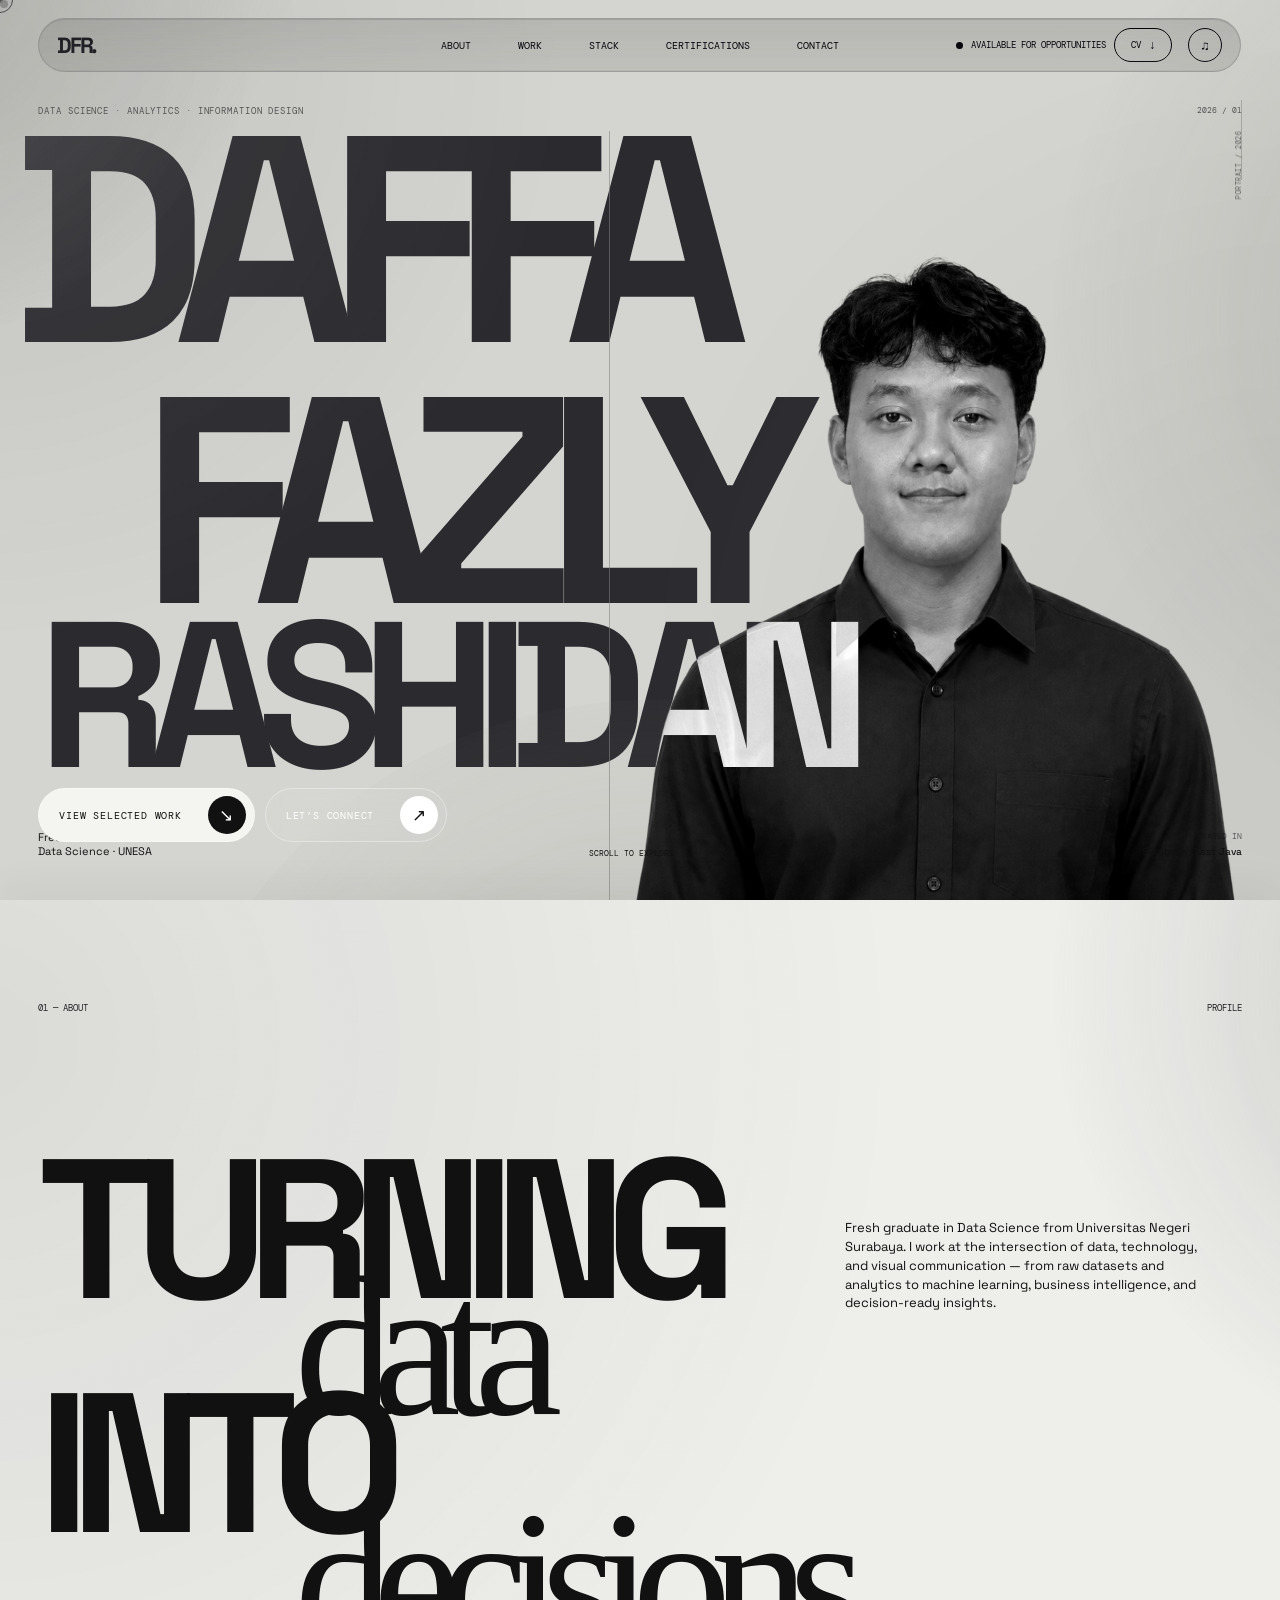
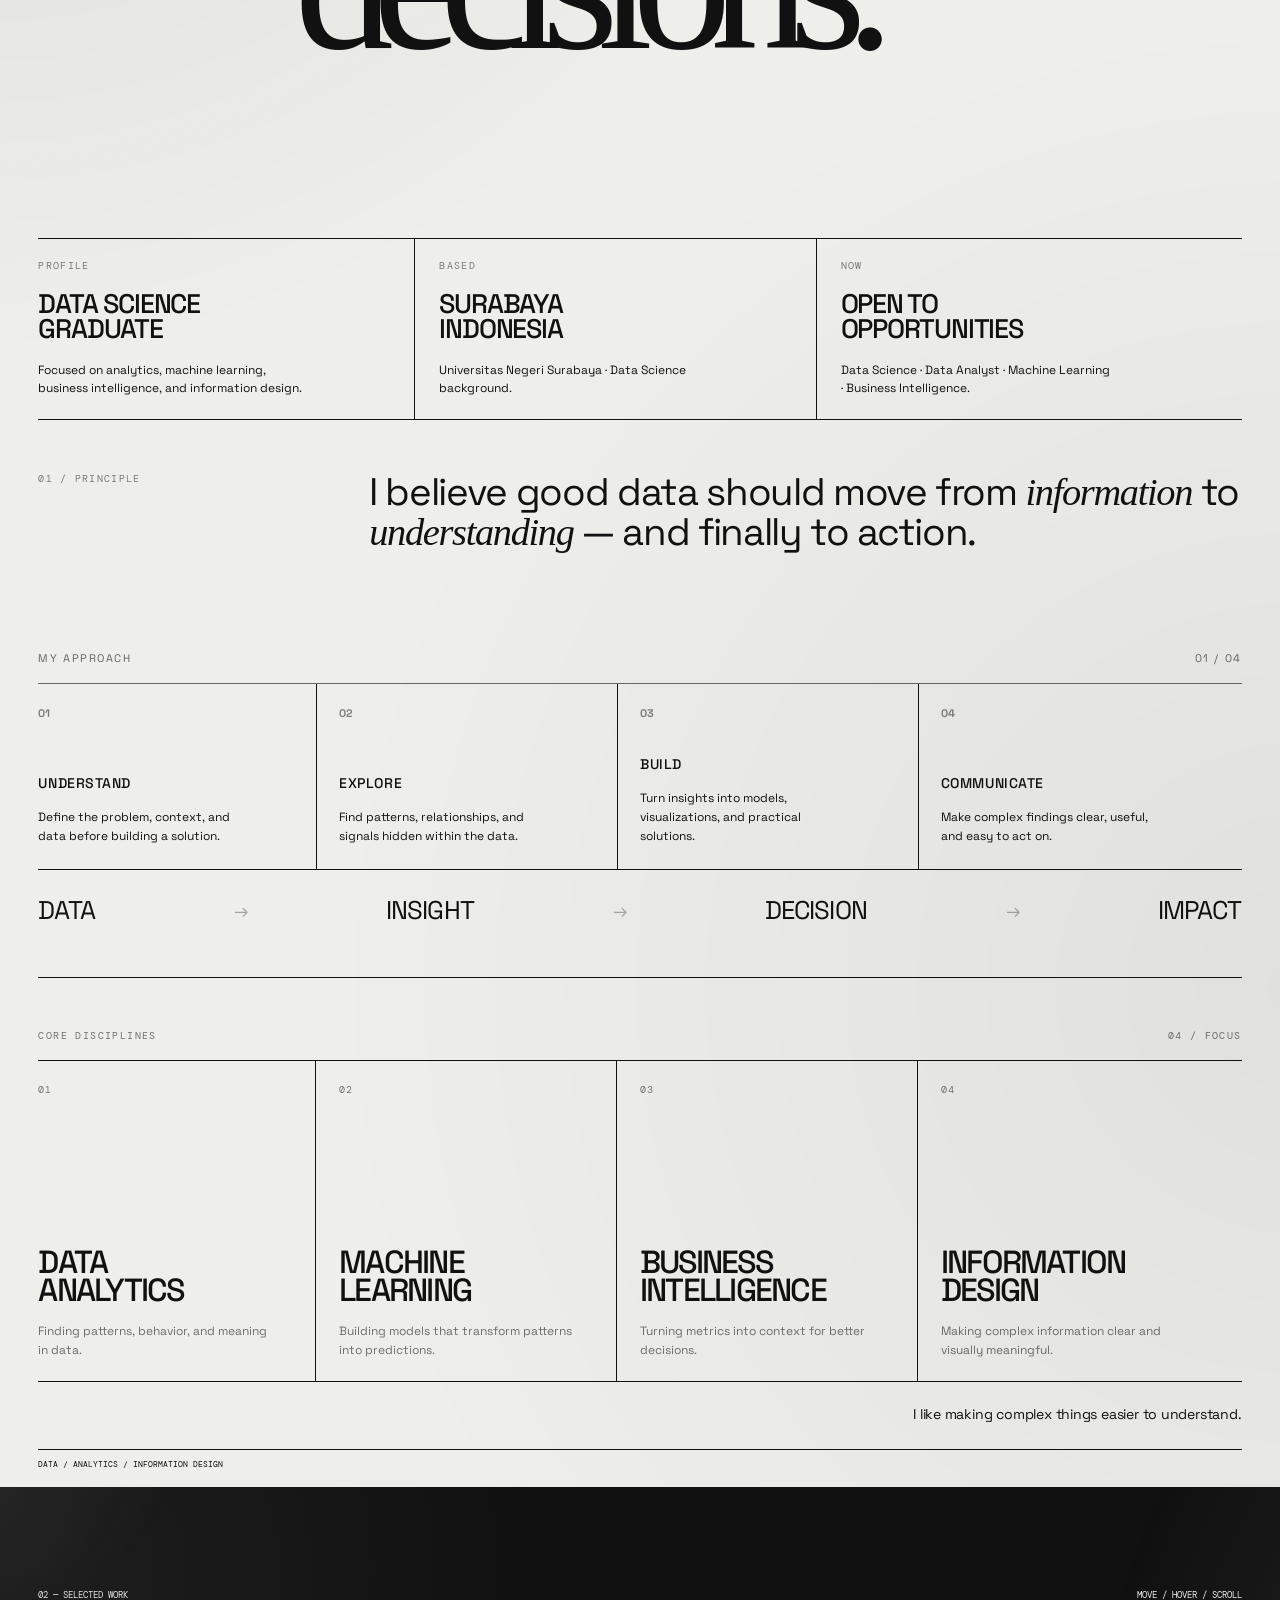
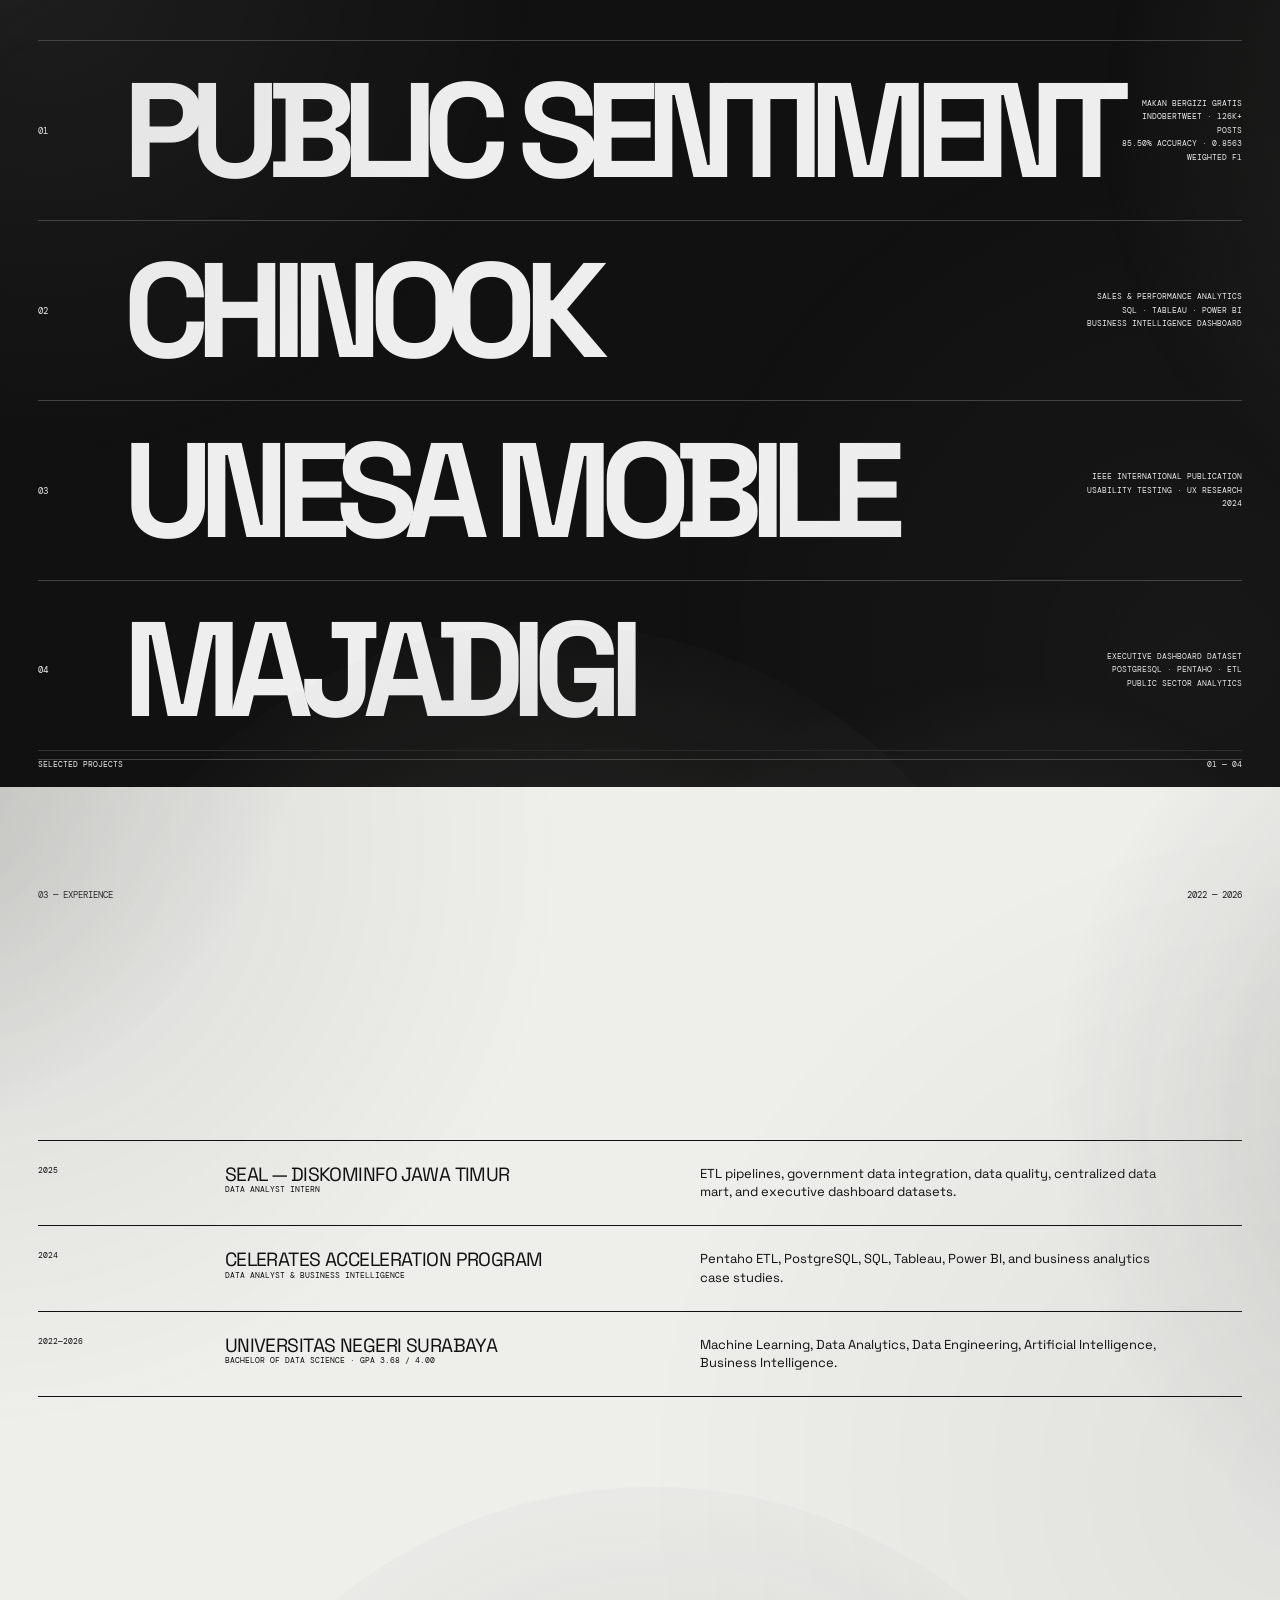
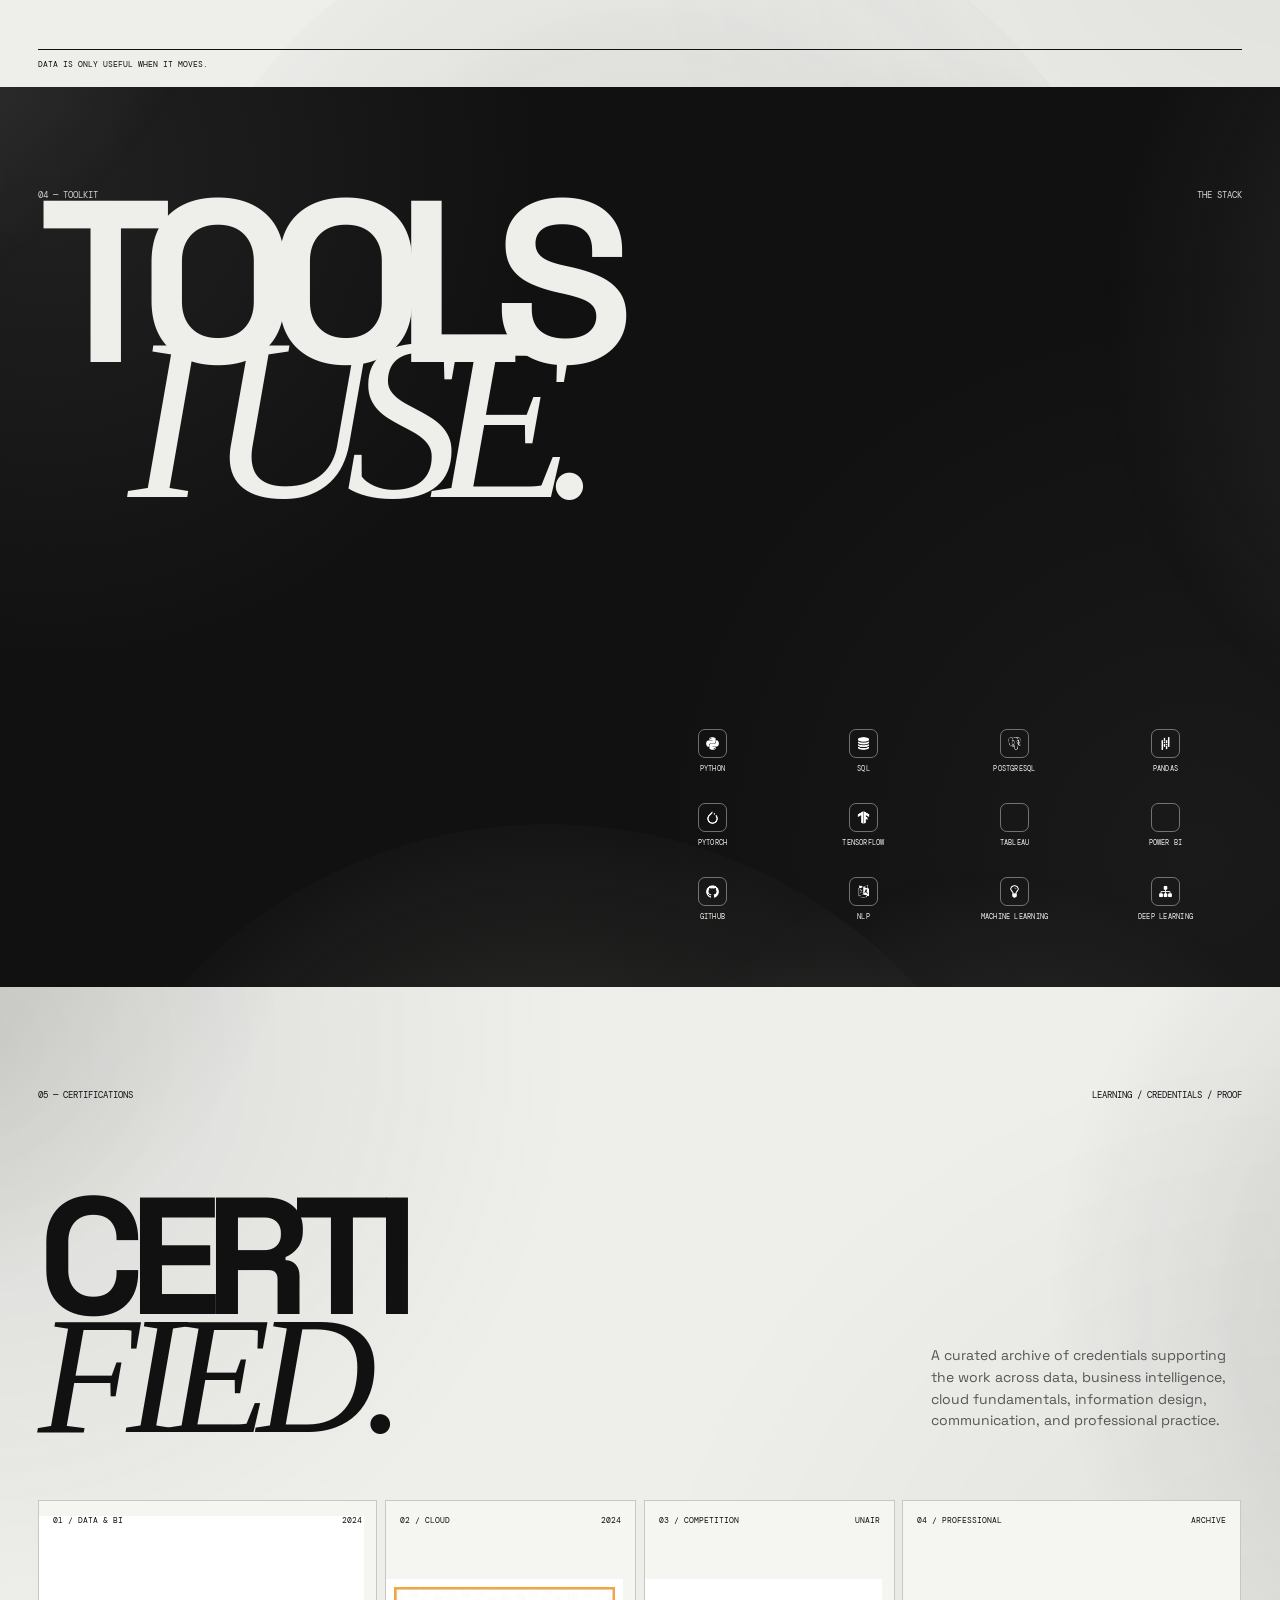
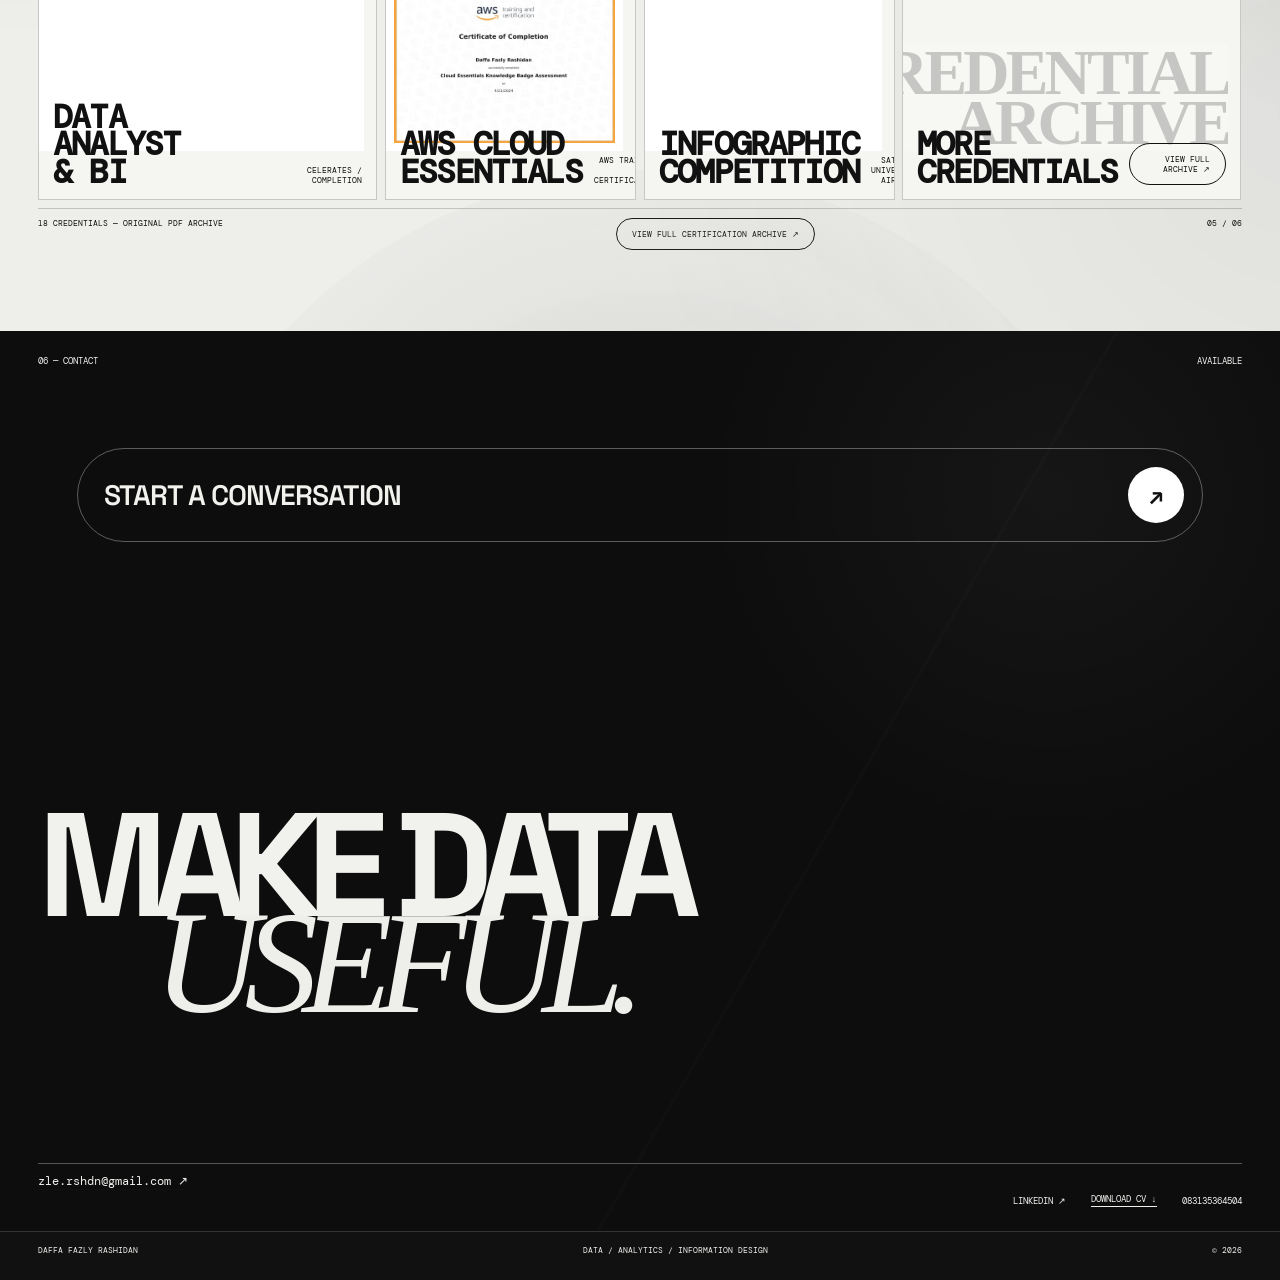
<file: index.html>
<!doctype html>
<html lang="en">
<head>
<meta charset="UTF-8">
<meta name="viewport" content="width=device-width,initial-scale=1,viewport-fit=cover">
<title>DAFFA FAZLY — Data Science / Analytics / Information Design</title>
<link rel="stylesheet" href="style.css?v=final">
<style>
.cert-home-mark{inset:54px 12px 48px 12px;left:auto;top:auto;transform:none!important;font-size:0;opacity:1;display:flex;align-items:center;justify-content:center;overflow:hidden;background:#171717;isolation:isolate}
.cert-home-mark img{position:relative;z-index:1;width:100%;height:100%;max-width:100%;max-height:100%;object-fit:contain;display:block;opacity:.92;filter:none!important;mix-blend-mode:normal!important;transition:transform .45s cubic-bezier(.2,.7,.2,1),opacity .3s ease}
.cert-home-card:hover .cert-home-mark img{transform:scale(1.015);opacity:1}
</style></head>
<body>


<div class="preloader" id="preloader">
  <div class="preloader-top"><span>DFR.</span><span>DATA / SCIENCE</span></div>
  <div class="preloader-center"><div class="counter">000</div><div class="line"><i></i></div></div>
  <div class="preloader-bottom"><span>PORTFOLIO</span><span>2026</span></div>
</div>

<div class="cursor" id="cursor"><div class="cursor-core"></div><div class="cursor-ring"></div><div class="cursor-word">VIEW</div></div>
<div class="cursor-trail" id="trail"></div>

<div class="spotify-player" id="spotifyPlayer" aria-hidden="true">
  <div class="spotify-player-head"><span>NOW PLAYING</span><button class="spotify-close" type="button" aria-label="Close Spotify player">×</button></div>
  <iframe title="Spotify playlist" src="https://open.spotify.com/embed/playlist/6gwqYtj0OmXuu1uK5KG71b?utm_source=generator&theme=0" loading="lazy" allow="autoplay; clipboard-write; encrypted-media; fullscreen; picture-in-picture"></iframe>
</div>

<header class="topbar">
  <a class="brand magnetic" href="#home">DFR<span>.</span></a>
  <nav>
    <a class="magnetic" href="#about">About</a>
    <a class="magnetic" href="#work">Work</a>
    <a class="magnetic" href="#stack">Stack</a>
    <a class="magnetic" href="#certifications">Certifications</a>
    <a class="magnetic" href="#contact">Contact</a>
  </nav>
  <div class="open"><i></i><span id="availability"></span><a class="cv-trigger magnetic" href="assets/docs/Daffa-Fazly-Rashidan-CV.pdf" download="Daffa-Fazly-Rashidan-CV.pdf" aria-label="Download Daffa Fazly Rashidan CV"><span>CV</span><b aria-hidden="true">↓</b></a><button class="music-trigger magnetic" type="button" aria-label="Open Spotify playlist" aria-expanded="false">♫</button></div>
</header>

<div class="scroll-progress"><i></i></div>

<main id="page">
<section class="panel hero" id="home" data-theme="dark">
  <div class="hero-noise"></div>
  <div class="hero-label">DATA SCIENCE · ANALYTICS · INFORMATION DESIGN</div>

  <div class="hero-word" id="heroWord" data-text="DAFFA">DAFFA</div>
  <div class="hero-word second" id="heroWord2" data-text="FAZLY">FAZLY</div>
  <div class="hero-word third" id="heroWord3" data-text="RASHIDAN">RASHIDAN</div>

  <figure class="hero-portrait" aria-label="Portrait of Daffa Fazly Rashidan">
    <img src="assets/daffa-portrait-mono.png" alt="Daffa Fazly Rashidan" draggable="false">
    <figcaption>PORTRAIT / 2026</figcaption>
  </figure>

  <div class="hero-copy">
    <span>Fresh Graduate</span>
    <span>Data Science · UNESA</span>
  </div>
  <div class="hero-location"><span>Based in</span><b id="location"></b></div>
  <div class="hero-actions" aria-label="Primary actions">
    <a class="big-cta big-cta--light magnetic" href="#work"><span>VIEW SELECTED WORK</span><i>↘</i></a>
    <a class="big-cta big-cta--ghost magnetic" href="#contact"><span>LET’S CONNECT</span><i>↗</i></a>
  </div>
  <div class="hero-scroll">SCROLL TO EXPLORE <b>↓</b></div>
  <div class="hero-corner">2026 / 01</div>
</section>

<section class="panel intro" id="about" data-theme="light">
  <div class="panel-meta"><span>01 — ABOUT</span><span>PROFILE</span></div>
  <div class="intro-stage">
    <div class="display display-black">TURNING</div>
    <div class="display display-serif">data</div>
    <div class="display display-black right">INTO</div>
    <div class="display display-serif right lower">decisions.</div>
    <p id="aboutText"></p>
  </div>
  <div class="about-profile-grid" aria-label="About profile details">
    <div class="about-profile-card">
      <span>PROFILE</span>
      <strong>DATA SCIENCE<br>GRADUATE</strong>
      <p>Focused on analytics, machine learning, business intelligence, and information design.</p>
    </div>
    <div class="about-profile-card">
      <span>BASED</span>
      <strong>SURABAYA<br>INDONESIA</strong>
      <p>Universitas Negeri Surabaya · Data Science background.</p>
    </div>
    <div class="about-profile-card">
      <span>NOW</span>
      <strong>OPEN TO<br>OPPORTUNITIES</strong>
      <p>Data Science · Data Analyst · Machine Learning · Business Intelligence.</p>
    </div>
  </div>
  <div class="about-profile-quote">
    <span>01 / PRINCIPLE</span>
    <p>I believe good data should move from <em>information</em> to <em>understanding</em> — and finally to action.</p>
  </div>
  <div class="about-editorial">
    <div class="about-editorial__head"><span>MY APPROACH</span><span>01 / 04</span></div>
    <div class="about-editorial__grid">
      <article><b>01</b><div><strong>UNDERSTAND</strong><p>Define the problem, context, and data before building a solution.</p></div></article>
      <article><b>02</b><div><strong>EXPLORE</strong><p>Find patterns, relationships, and signals hidden within the data.</p></div></article>
      <article><b>03</b><div><strong>BUILD</strong><p>Turn insights into models, visualizations, and practical solutions.</p></div></article>
      <article><b>04</b><div><strong>COMMUNICATE</strong><p>Make complex findings clear, useful, and easy to act on.</p></div></article>
    </div>
    <div class="about-flow"><span>DATA</span><i>→</i><span>INSIGHT</span><i>→</i><span>DECISION</span><i>→</i><span>IMPACT</span></div>
  </div>
  <div class="about-disciplines" aria-label="Core disciplines">
    <div class="about-disciplines__head"><span>CORE DISCIPLINES</span><span>04 / FOCUS</span></div>
    <div class="about-disciplines__grid">
      <article class="discipline-card">
        <div class="discipline-card__top"><span>01</span><i>↗</i></div>
        <h3>DATA<br>ANALYTICS</h3>
        <p>Finding patterns, behavior, and meaning in data.</p>
      </article>
      <article class="discipline-card">
        <div class="discipline-card__top"><span>02</span><i>↗</i></div>
        <h3>MACHINE<br>LEARNING</h3>
        <p>Building models that transform patterns into predictions.</p>
      </article>
      <article class="discipline-card">
        <div class="discipline-card__top"><span>03</span><i>↗</i></div>
        <h3>BUSINESS<br>INTELLIGENCE</h3>
        <p>Turning metrics into context for better decisions.</p>
      </article>
      <article class="discipline-card">
        <div class="discipline-card__top"><span>04</span><i>↗</i></div>
        <h3>INFORMATION<br>DESIGN</h3>
        <p>Making complex information clear and visually meaningful.</p>
      </article>
    </div>
    <p class="about-disciplines__statement">I like making complex things easier to understand.</p>
  </div>
  <div class="edge-note">DATA / ANALYTICS / INFORMATION DESIGN</div>
</section>

<section class="panel work" id="work" data-theme="dark">
  <div class="panel-meta"><span>02 — SELECTED WORK</span><span>MOVE / HOVER / SCROLL</span></div>
  <div class="work-stage" id="workStage"></div>
  <div class="work-footer"><span>SELECTED PROJECTS</span><span>01 — 04</span></div>
</section>


<section class="panel experience" data-theme="light">
  <div class="panel-meta"><span>03 — EXPERIENCE</span><span>2022 — 2026</span></div>
  <div id="experienceList" class="experience-list"></div>
  <div class="edge-note">DATA IS ONLY USEFUL WHEN IT MOVES.</div>
</section>

<section class="panel stack" id="stack" data-theme="dark">
  <div class="panel-meta"><span>04 — TOOLKIT</span><span>THE STACK</span></div>
  <div class="stack-title"><span>TOOLS</span><em>I USE.</em></div>
  <div id="skillCloud" class="skill-cloud"></div>
  <div class="stack-orb"></div>
</section>

<section class="panel certifications-home" id="certifications" data-theme="light">
  <div class="panel-meta"><span>05 — CERTIFICATIONS</span><span>LEARNING / CREDENTIALS / PROOF</span></div>
  <div class="cert-home-head">
    <div class="cert-home-title"><span>CERTI</span><em>FIED.</em></div>
    <div class="cert-home-copy">A curated archive of credentials supporting the work across data, business intelligence, cloud fundamentals, information design, communication, and professional practice.</div>
  </div>
  <div class="cert-home-grid">
    <article class="cert-home-card cursor-view">
      <div class="cert-home-top"><span>01 / DATA & BI</span><span>2024</span></div>
      <div class="cert-home-mark"><img src="assets/certificates/cert-18-celerates-dabi-completion.webp" alt="Data Analyst & Business Intelligence Completion Certificate" loading="lazy" decoding="async"></div>
      <div class="cert-home-bottom"><strong>DATA ANALYST<br>& BI</strong><span>CELERATES / COMPLETION</span></div>
    </article>
    <article class="cert-home-card cursor-view">
      <div class="cert-home-top"><span>02 / CLOUD</span><span>2024</span></div>
      <div class="cert-home-mark"><img src="assets/certificates/cert-07-aws-cloud-essentials.webp" alt="AWS Cloud Essentials Knowledge Badge Assessment" loading="lazy" decoding="async"></div>
      <div class="cert-home-bottom"><strong>AWS CLOUD<br>ESSENTIALS</strong><span>AWS TRAINING & CERTIFICATION</span></div>
    </article>
    <article class="cert-home-card cursor-view">
      <div class="cert-home-top"><span>03 / COMPETITION</span><span>UNAIR</span></div>
      <div class="cert-home-mark"><img src="assets/certificates/cert-02-infographic-competition-unair.webp" alt="Infographic Competition Participant - Satu Data Universitas Airlangga" loading="lazy" decoding="async"></div>
      <div class="cert-home-bottom"><strong>INFOGRAPHIC<br>COMPETITION</strong><span>SATU DATA UNIVERSITAS AIRLANGGA</span></div>
    </article>
    <article class="cert-home-card cursor-view featured">
      <div class="cert-home-top"><span>04 / PROFESSIONAL</span><span>ARCHIVE</span></div>
      <div class="cert-home-mark serif">CREDENTIAL<br>ARCHIVE</div>
      <div class="cert-home-bottom"><strong>MORE<br>CREDENTIALS</strong><a class="magnetic" href="certifications.html">VIEW FULL ARCHIVE ↗</a></div>
    </article>
  </div>
  <div class="cert-home-foot"><span>18 CREDENTIALS — ORIGINAL PDF ARCHIVE</span><a class="magnetic" href="certifications.html">VIEW FULL CERTIFICATION ARCHIVE ↗</a><span>05 / 06</span></div>
</section>

<section class="panel contact" id="contact" data-theme="dark">
  <div class="panel-meta"><span>06 — CONTACT</span><span>AVAILABLE</span></div>
  <div class="contact-title"><span>MAKE DATA</span><em>USEFUL.</em></div>
  <a id="contactCta" class="contact-mega-cta magnetic" href="#">
    <span>START A CONVERSATION</span><i>↗</i>
  </a>
  <div class="contact-bottom">
    <a id="email" class="magnetic"></a>
    <a id="linkedin" target="_blank" rel="noreferrer" class="magnetic">LinkedIn ↗</a>
    <a class="cv-download-link magnetic" href="assets/docs/Daffa-Fazly-Rashidan-CV.pdf" download="Daffa-Fazly-Rashidan-CV.pdf">Download CV ↓</a>
    <span id="phone"></span>
  </div>
</section>
</main>

<footer><span>DAFFA FAZLY RASHIDAN</span><span>DATA / ANALYTICS / INFORMATION DESIGN</span><span>© 2026</span></footer>

<script src="script.js"></script>
<script>
(() => {
  const reducedMotion = window.matchMedia('(prefers-reduced-motion: reduce)');

  const targets = [
    ...document.querySelectorAll('.panel'),
    ...document.querySelectorAll('.project-hero, .chinook-hero, .unesa-hero, .majadigi-hero, .cert-hero')
  ];

  const uniqueTargets = [...new Set(targets)];

  function inferTheme(el) {
    if (el.classList.contains('hero')) return 'light';
    if (el.dataset.theme) return el.dataset.theme;
    if (el.classList.contains('cert-hero') || el.classList.contains('majadigi-hero')) return 'light';
    if (el.closest('.cert-page') || el.closest('.majadigi-page')) return 'light';
    return 'dark';
  }

  uniqueTargets.forEach((el, index) => {
    if (el.querySelector(':scope > .ambient-sky')) return;

    el.classList.add('has-ambient-sky');
    el.dataset.ambientTheme = inferTheme(el);
    el.style.setProperty('--ambient-seed', String(index % 5));

    const layer = document.createElement('div');
    layer.className = 'ambient-sky';
    layer.setAttribute('aria-hidden', 'true');
    layer.innerHTML = `
      <div class="ambient-sky__field">
        <i class="ambient-sky__blob ambient-sky__blob--a"></i>
        <i class="ambient-sky__blob ambient-sky__blob--b"></i>
        <i class="ambient-sky__blob ambient-sky__blob--c"></i>
        <i class="ambient-sky__blob ambient-sky__blob--d"></i>
      </div>`;
    el.prepend(layer);
  });

  if ('IntersectionObserver' in window) {
    const observer = new IntersectionObserver((entries) => {
      entries.forEach((entry) => {
        entry.target.classList.toggle('ambient-active', entry.isIntersecting);
      });
    }, { rootMargin: '18% 0px', threshold: 0.01 });
    uniqueTargets.forEach((el) => observer.observe(el));
  } else {
    uniqueTargets.forEach((el) => el.classList.add('ambient-active'));
  }

  if (reducedMotion.matches || window.matchMedia('(pointer: coarse)').matches) return;

  let raf = 0;
  let nextX = 0;
  let nextY = 0;
  const root = document.documentElement;

  function commitPointer() {
    root.style.setProperty('--ambient-pointer-x', `${(nextX * 10).toFixed(2)}px`);
    root.style.setProperty('--ambient-pointer-y', `${(nextY * 7).toFixed(2)}px`);
    raf = 0;
  }

  window.addEventListener('pointermove', (event) => {
    nextX = (event.clientX / Math.max(1, window.innerWidth) - 0.5) * 2;
    nextY = (event.clientY / Math.max(1, window.innerHeight) - 0.5) * 2;
    if (!raf) raf = requestAnimationFrame(commitPointer);
  }, { passive: true });
})();

</script>
</body>
</html>
</file>
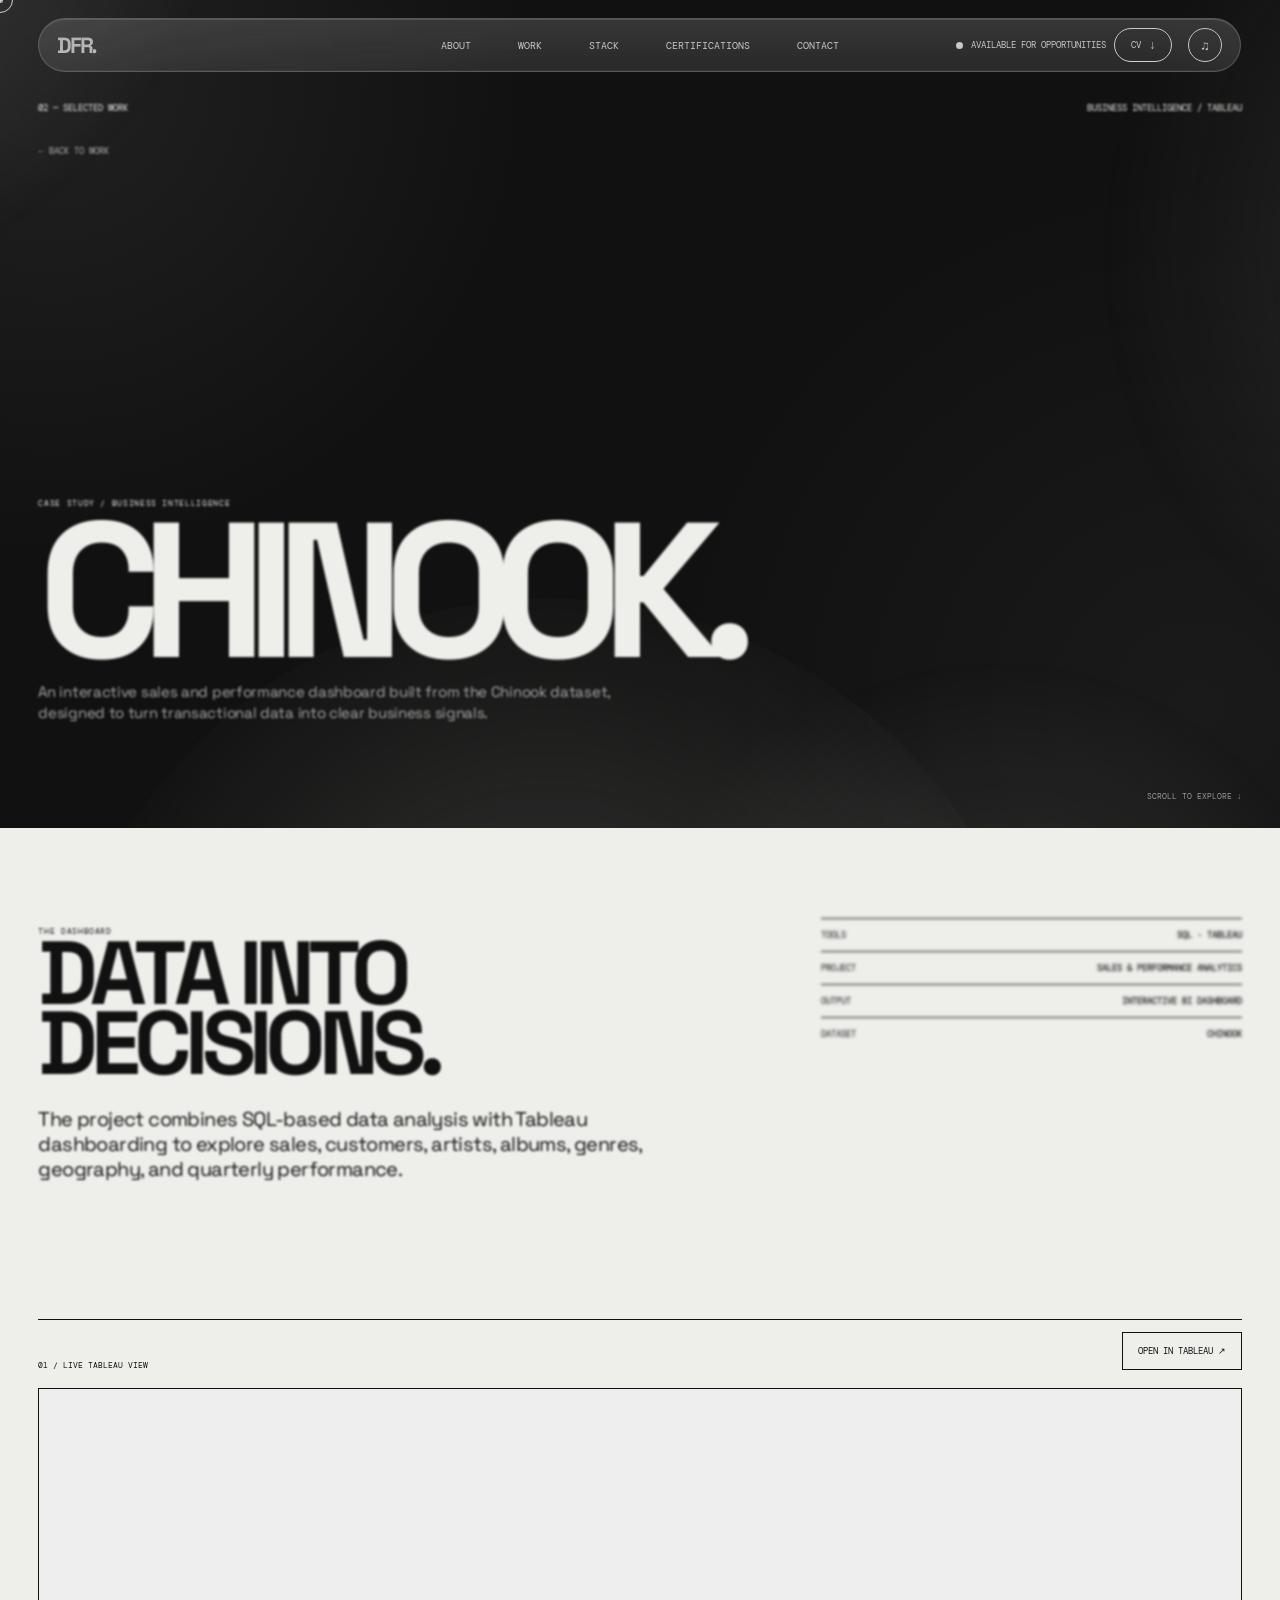
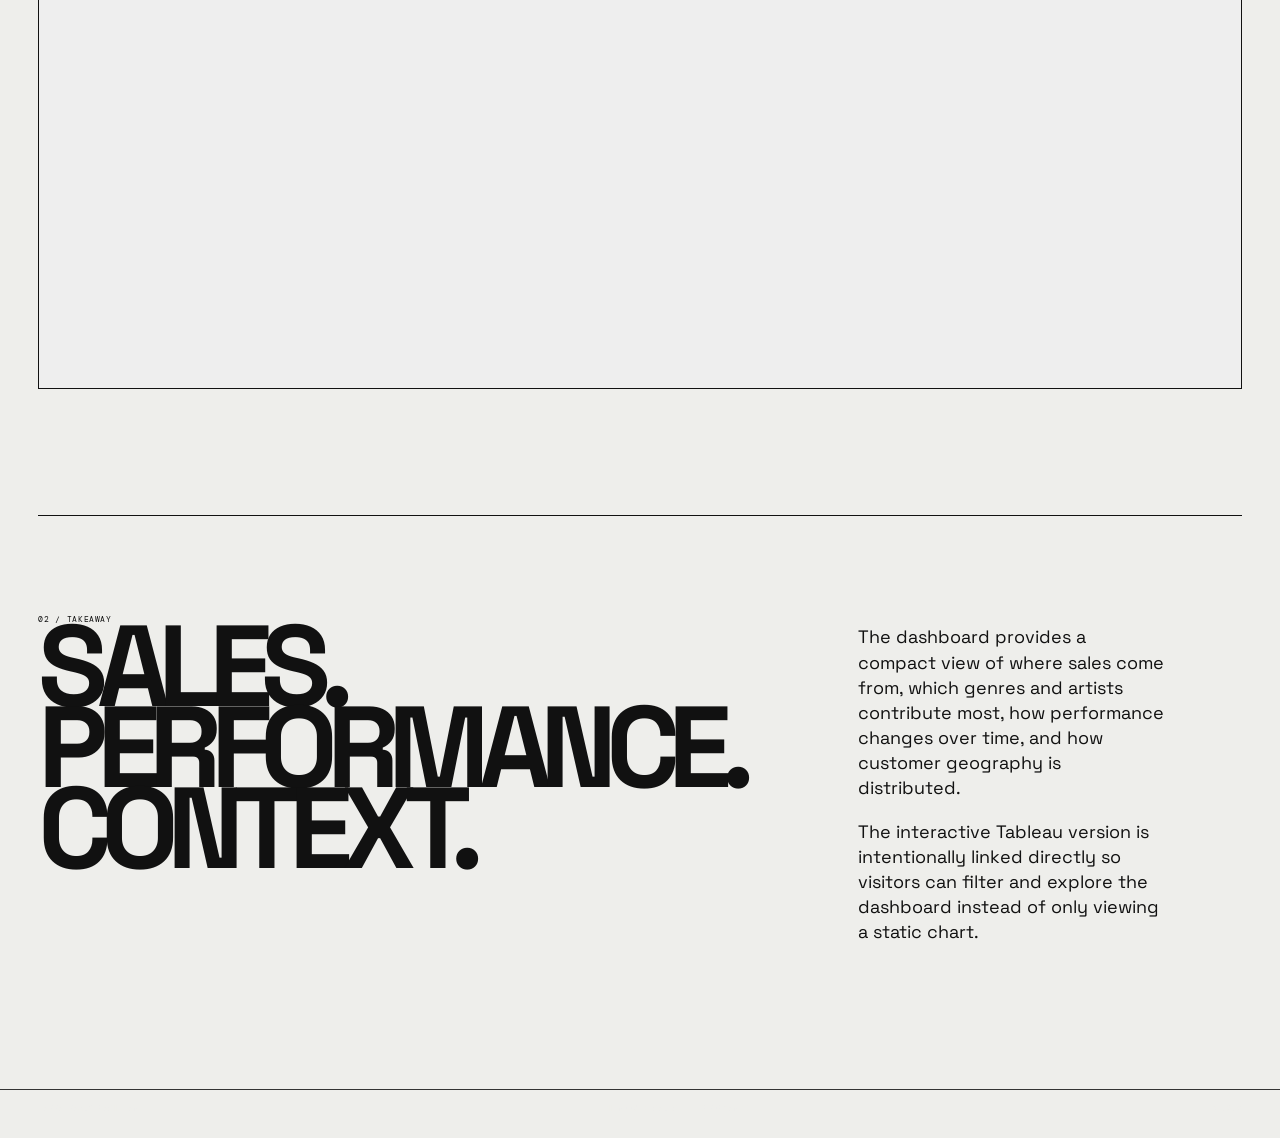
<file: chinook.html>
<!doctype html>
<html lang="en">
<head>
<meta charset="UTF-8">
<meta name="viewport" content="width=device-width,initial-scale=1,viewport-fit=cover">
<meta name="description" content="Chinook Sales & Performance Dashboard — interactive Tableau business intelligence project by Daffa Fazly.">
<title>Chinook — Daffa Fazly</title>
<link rel="stylesheet" href="style.css">
<style>
.chinook-page{background:var(--black);color:var(--cream);cursor:none}.chinook-main{background:var(--black)}
.chinook-hero{min-height:92svh;position:relative;padding:0 3vw;display:flex;align-items:flex-end;overflow:hidden}
.chinook-meta{position:absolute;top:102px;left:3vw;right:3vw;display:flex;justify-content:space-between;font:9px var(--mono);text-transform:uppercase}
.chinook-back{position:absolute;top:145px;left:3vw;font:9px var(--mono);text-transform:uppercase;opacity:.7}
.chinook-heading{padding-bottom:10vh;max-width:1200px}.chinook-heading p{font:8px var(--mono);text-transform:uppercase;letter-spacing:.08em}.chinook-heading h1{margin:18px 0 24px;font-size:clamp(82px,15vw,250px);line-height:.68;letter-spacing:-.11em}.chinook-heading>p:last-child{max-width:610px;font:15px/1.4 var(--sans);color:#aaa;text-transform:none;letter-spacing:-.02em}
.chinook-content{background:var(--cream);color:var(--black);padding:10vh 3vw 14vh}.chinook-intro{display:grid;grid-template-columns:1.35fr .85fr;gap:9vw;padding-bottom:9vh}.chinook-intro h2{font-size:clamp(55px,7vw,120px);line-height:.78;letter-spacing:-.08em;margin:0 0 28px}.chinook-intro p{max-width:720px;font-size:20px;line-height:1.25;letter-spacing:-.03em}.chinook-facts{display:grid;align-content:start}.chinook-facts div{border-top:1px solid #111;padding:10px 0;display:flex;justify-content:space-between;gap:20px;font:9px var(--mono);text-transform:uppercase}.chinook-facts b{font-weight:500;text-align:right}
.chinook-dashboard{margin-top:4vh;border-top:1px solid #111;padding-top:12px}.chinook-dashboard-head{display:flex;justify-content:space-between;align-items:end;gap:20px;margin-bottom:18px}.chinook-dashboard-head span{font:8px var(--mono);text-transform:uppercase}.tableau-link{display:inline-flex;align-items:center;gap:8px;border:1px solid #111;padding:12px 15px;font:9px var(--mono);text-transform:uppercase;transition:background .2s,color .2s}.tableau-link:hover{background:#111;color:var(--cream)}
.tableau-shell{background:#ddd;border:1px solid #111;position:relative;overflow:hidden;width:100%;aspect-ratio:2 / 1}.tableau-viewport{position:absolute;inset:0;overflow:hidden;background:#eee}.tableau-frame{position:absolute;left:0;top:0;width:1500px;height:750px;transform-origin:top left;will-change:transform}.tableau-frame iframe{display:block;width:1500px;height:750px;border:0}.tableau-fallback{display:none;padding:10px;font:9px var(--mono)}
.chinook-takeaway{margin-top:14vh;border-top:1px solid #111;padding-top:10vh;display:grid;grid-template-columns:1.2fr .8fr;gap:9vw}.chinook-takeaway h2{font-size:clamp(60px,9vw,150px);line-height:.7;letter-spacing:-.1em;margin:0}.chinook-takeaway p{font-size:18px;line-height:1.4;max-width:600px}
@media(max-width:800px){.chinook-hero{padding:0 5vw}.chinook-meta{left:5vw;right:5vw}.chinook-back{left:5vw}.chinook-heading{padding-bottom:9vh}.chinook-heading h1{font-size:24vw}.chinook-content{padding:9vh 5vw 12vh}.chinook-intro,.chinook-takeaway{grid-template-columns:1fr}.chinook-dashboard-head{align-items:start;flex-direction:column}}
</style>
</head>
<body class="project-page chinook-page">
<div class="cursor" id="cursor"><div class="cursor-core"></div><div class="cursor-ring"></div><div class="cursor-word">VIEW</div></div>
<div class="spotify-player" id="spotifyPlayer" aria-hidden="true">
  <div class="spotify-player-head"><span>NOW PLAYING</span><button class="spotify-close" type="button" aria-label="Close Spotify player">×</button></div>
  <iframe title="Spotify playlist" src="https://open.spotify.com/embed/playlist/6gwqYtj0OmXuu1uK5KG71b?utm_source=generator&theme=0" loading="lazy" allow="autoplay; clipboard-write; encrypted-media; fullscreen; picture-in-picture"></iframe>
</div>

<header class="topbar">
  <a class="brand magnetic" href="index.html">DFR<span>.</span></a>
  <nav><a class="magnetic" href="index.html#about">About</a><a class="magnetic" href="index.html#work">Work</a><a class="magnetic" href="index.html#stack">Stack</a><a class="magnetic" href="certifications.html">Certifications</a><a class="magnetic" href="index.html#contact">Contact</a></nav>
  <div class="open"><i></i><span>Available for opportunities</span><a class="cv-trigger magnetic" href="assets/docs/Daffa-Fazly-Rashidan-CV.pdf" download="Daffa-Fazly-Rashidan-CV.pdf" aria-label="Download Daffa Fazly Rashidan CV"><span>CV</span><b aria-hidden="true">↓</b></a><button class="music-trigger magnetic" type="button" aria-label="Open Spotify playlist" aria-expanded="false">♫</button></div>
</header>
<main class="chinook-main">
<section class="chinook-hero">
  <div class="chinook-meta"><span>02 — SELECTED WORK</span><span>BUSINESS INTELLIGENCE / TABLEAU</span></div>
  <a class="chinook-back magnetic" href="index.html#work">← BACK TO WORK</a>
  <div class="chinook-heading reveal reveal-up"><p>CASE STUDY / BUSINESS INTELLIGENCE</p><h1>CHINOOK.</h1><p>An interactive sales and performance dashboard built from the Chinook dataset, designed to turn transactional data into clear business signals.</p></div>
  <div class="hero-scroll-note">SCROLL TO EXPLORE ↓</div>
</section>
<section class="chinook-content">
  <div class="chinook-intro reveal reveal-up">
    <div><span class="small-label">THE DASHBOARD</span><h2>DATA INTO<br>DECISIONS.</h2><p>The project combines SQL-based data analysis with Tableau dashboarding to explore sales, customers, artists, albums, genres, geography, and quarterly performance.</p></div>
    <div class="chinook-facts"><div><span>TOOLS</span><b>SQL · Tableau</b></div><div><span>PROJECT</span><b>Sales & Performance Analytics</b></div><div><span>OUTPUT</span><b>Interactive BI Dashboard</b></div><div><span>DATASET</span><b>Chinook</b></div></div>
  </div>
  <section class="chinook-dashboard reveal reveal-up">
    <div class="chinook-dashboard-head"><span>01 / LIVE TABLEAU VIEW</span><a class="tableau-link magnetic" target="_blank" rel="noreferrer" href="https://public.tableau.com/views/Chinook-SalesPerformance/dashboardv2?:language=en-US&:sid=&:redirect=auth&:display_count=n&:origin=viz_share_link">OPEN IN TABLEAU ↗</a></div>
    <div class="tableau-shell" id="tableauShell">
      <div class="tableau-viewport">
        <div class="tableau-frame" id="tableauFrame">
          <iframe title="Chinook Sales & Performance Dashboard" src="https://public.tableau.com/views/Chinook-SalesPerformance/dashboardv2?:language=en-US&:display_count=n&:origin=viz_share_link&:showVizHome=no&:embed=y" loading="lazy" allowfullscreen></iframe>
        </div>
      </div>
      <div class="tableau-fallback">If the interactive dashboard does not load, use the OPEN IN TABLEAU button above.</div>
    </div>
  </section>
  <section class="chinook-takeaway reveal reveal-up"><div><span class="small-label">02 / TAKEAWAY</span><h2>SALES.<br>PERFORMANCE.<br>CONTEXT.</h2></div><div><p>The dashboard provides a compact view of where sales come from, which genres and artists contribute most, how performance changes over time, and how customer geography is distributed.</p><p>The interactive Tableau version is intentionally linked directly so visitors can filter and explore the dashboard instead of only viewing a static chart.</p></div></section>
</section>
</main>
<footer><span>DAFFA FAZLY RASHIDAN</span><span>CHINOOK / SALES & PERFORMANCE</span><span>© 2026</span></footer>
<script>
(function(){
  const shell=document.getElementById('tableauShell');
  const frame=document.getElementById('tableauFrame');
  if(!shell||!frame)return;
  const fit=()=>{
    const w=shell.clientWidth;
    const h=shell.clientHeight;
    const scale=Math.min(w/1500,h/750);
    frame.style.transform=`scale(${scale})`;
  };
  new ResizeObserver(fit).observe(shell);
  window.addEventListener('load',fit,{once:true});
  fit();
})();
</script>
<script src="project.js"></script>
<script src="subpage-motion.js"></script>
<script>
(() => {
  const reducedMotion = window.matchMedia('(prefers-reduced-motion: reduce)');

  const targets = [
    ...document.querySelectorAll('.panel'),
    ...document.querySelectorAll('.project-hero, .chinook-hero, .unesa-hero, .majadigi-hero, .cert-hero')
  ];

  const uniqueTargets = [...new Set(targets)];

  function inferTheme(el) {
    if (el.classList.contains('hero')) return 'light';
    if (el.dataset.theme) return el.dataset.theme;
    if (el.classList.contains('cert-hero') || el.classList.contains('majadigi-hero')) return 'light';
    if (el.closest('.cert-page') || el.closest('.majadigi-page')) return 'light';
    return 'dark';
  }

  uniqueTargets.forEach((el, index) => {
    if (el.querySelector(':scope > .ambient-sky')) return;

    el.classList.add('has-ambient-sky');
    el.dataset.ambientTheme = inferTheme(el);
    el.style.setProperty('--ambient-seed', String(index % 5));

    const layer = document.createElement('div');
    layer.className = 'ambient-sky';
    layer.setAttribute('aria-hidden', 'true');
    layer.innerHTML = `
      <div class="ambient-sky__field">
        <i class="ambient-sky__blob ambient-sky__blob--a"></i>
        <i class="ambient-sky__blob ambient-sky__blob--b"></i>
        <i class="ambient-sky__blob ambient-sky__blob--c"></i>
        <i class="ambient-sky__blob ambient-sky__blob--d"></i>
      </div>`;
    el.prepend(layer);
  });

  if ('IntersectionObserver' in window) {
    const observer = new IntersectionObserver((entries) => {
      entries.forEach((entry) => {
        entry.target.classList.toggle('ambient-active', entry.isIntersecting);
      });
    }, { rootMargin: '18% 0px', threshold: 0.01 });
    uniqueTargets.forEach((el) => observer.observe(el));
  } else {
    uniqueTargets.forEach((el) => el.classList.add('ambient-active'));
  }

  if (reducedMotion.matches || window.matchMedia('(pointer: coarse)').matches) return;

  let raf = 0;
  let nextX = 0;
  let nextY = 0;
  const root = document.documentElement;

  function commitPointer() {
    root.style.setProperty('--ambient-pointer-x', `${(nextX * 10).toFixed(2)}px`);
    root.style.setProperty('--ambient-pointer-y', `${(nextY * 7).toFixed(2)}px`);
    raf = 0;
  }

  window.addEventListener('pointermove', (event) => {
    nextX = (event.clientX / Math.max(1, window.innerWidth) - 0.5) * 2;
    nextY = (event.clientY / Math.max(1, window.innerHeight) - 0.5) * 2;
    if (!raf) raf = requestAnimationFrame(commitPointer);
  }, { passive: true });
})();

</script>
</body></html>
</file>
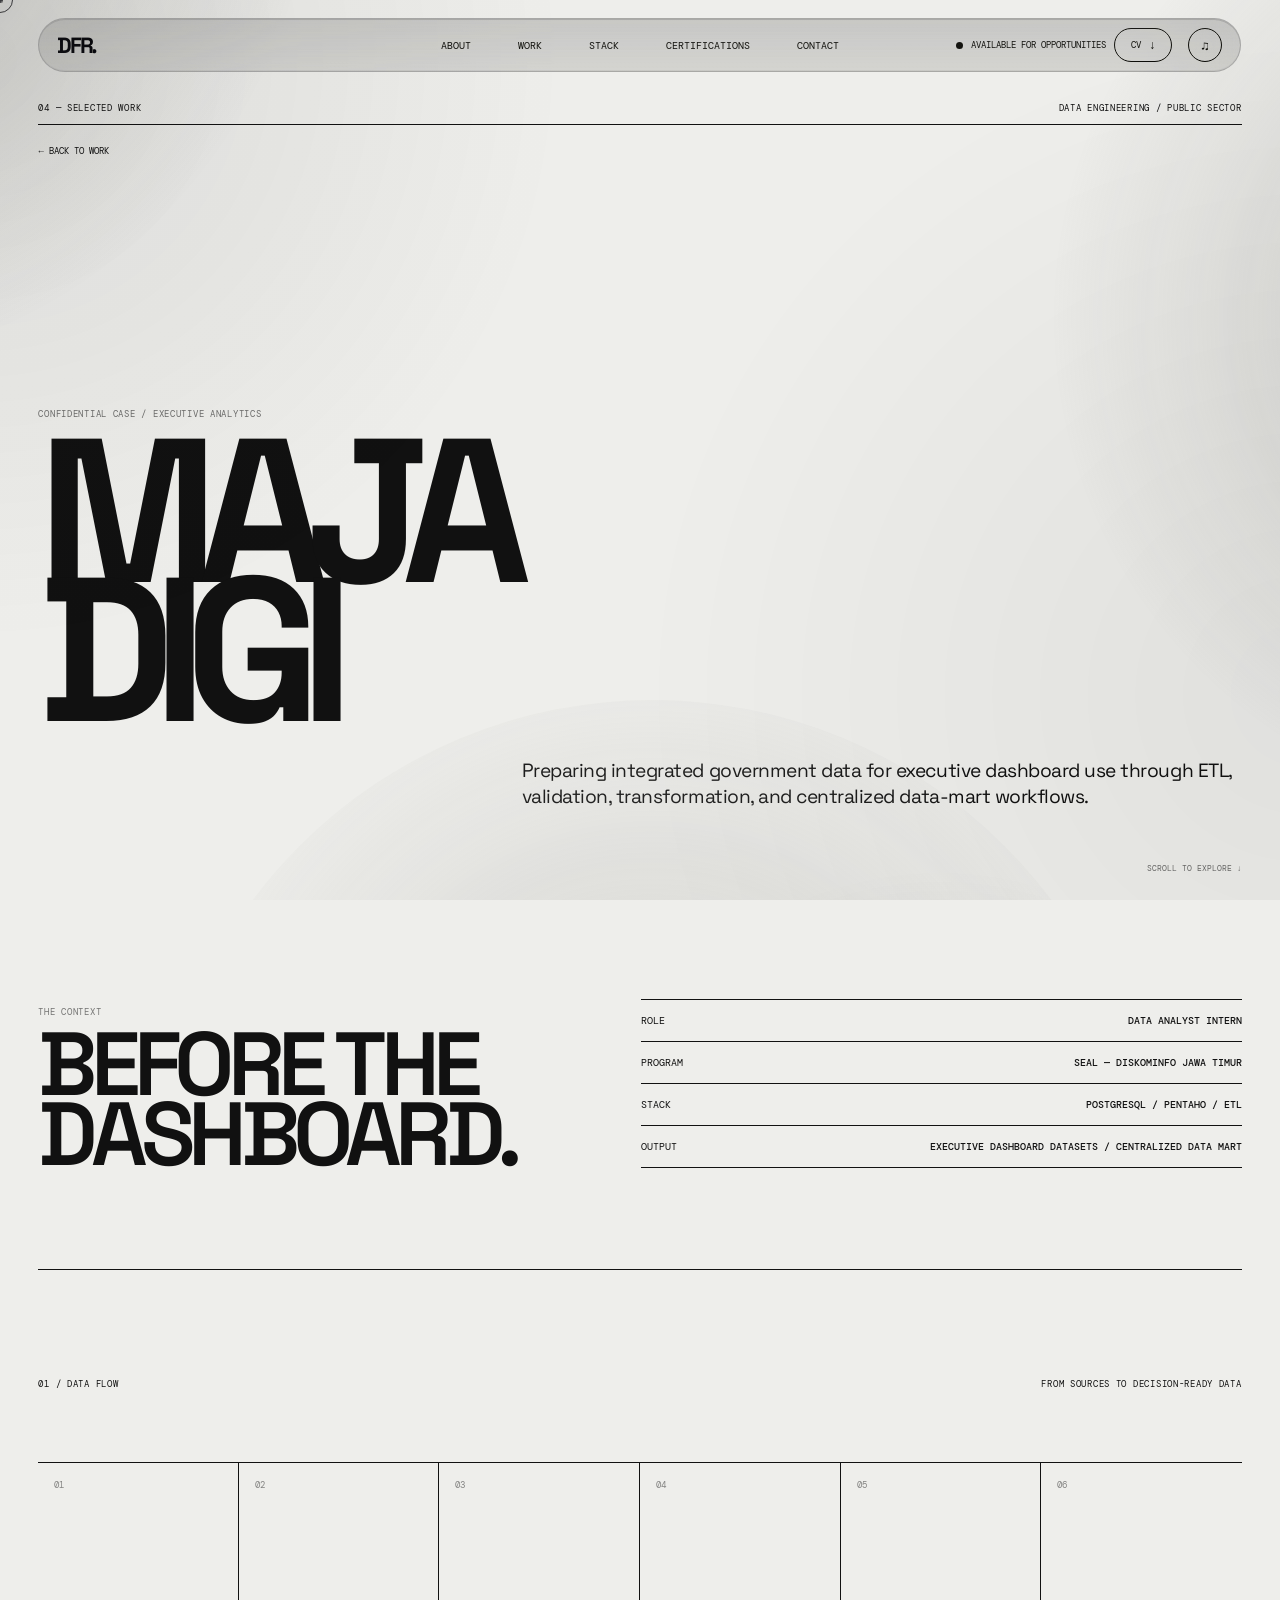
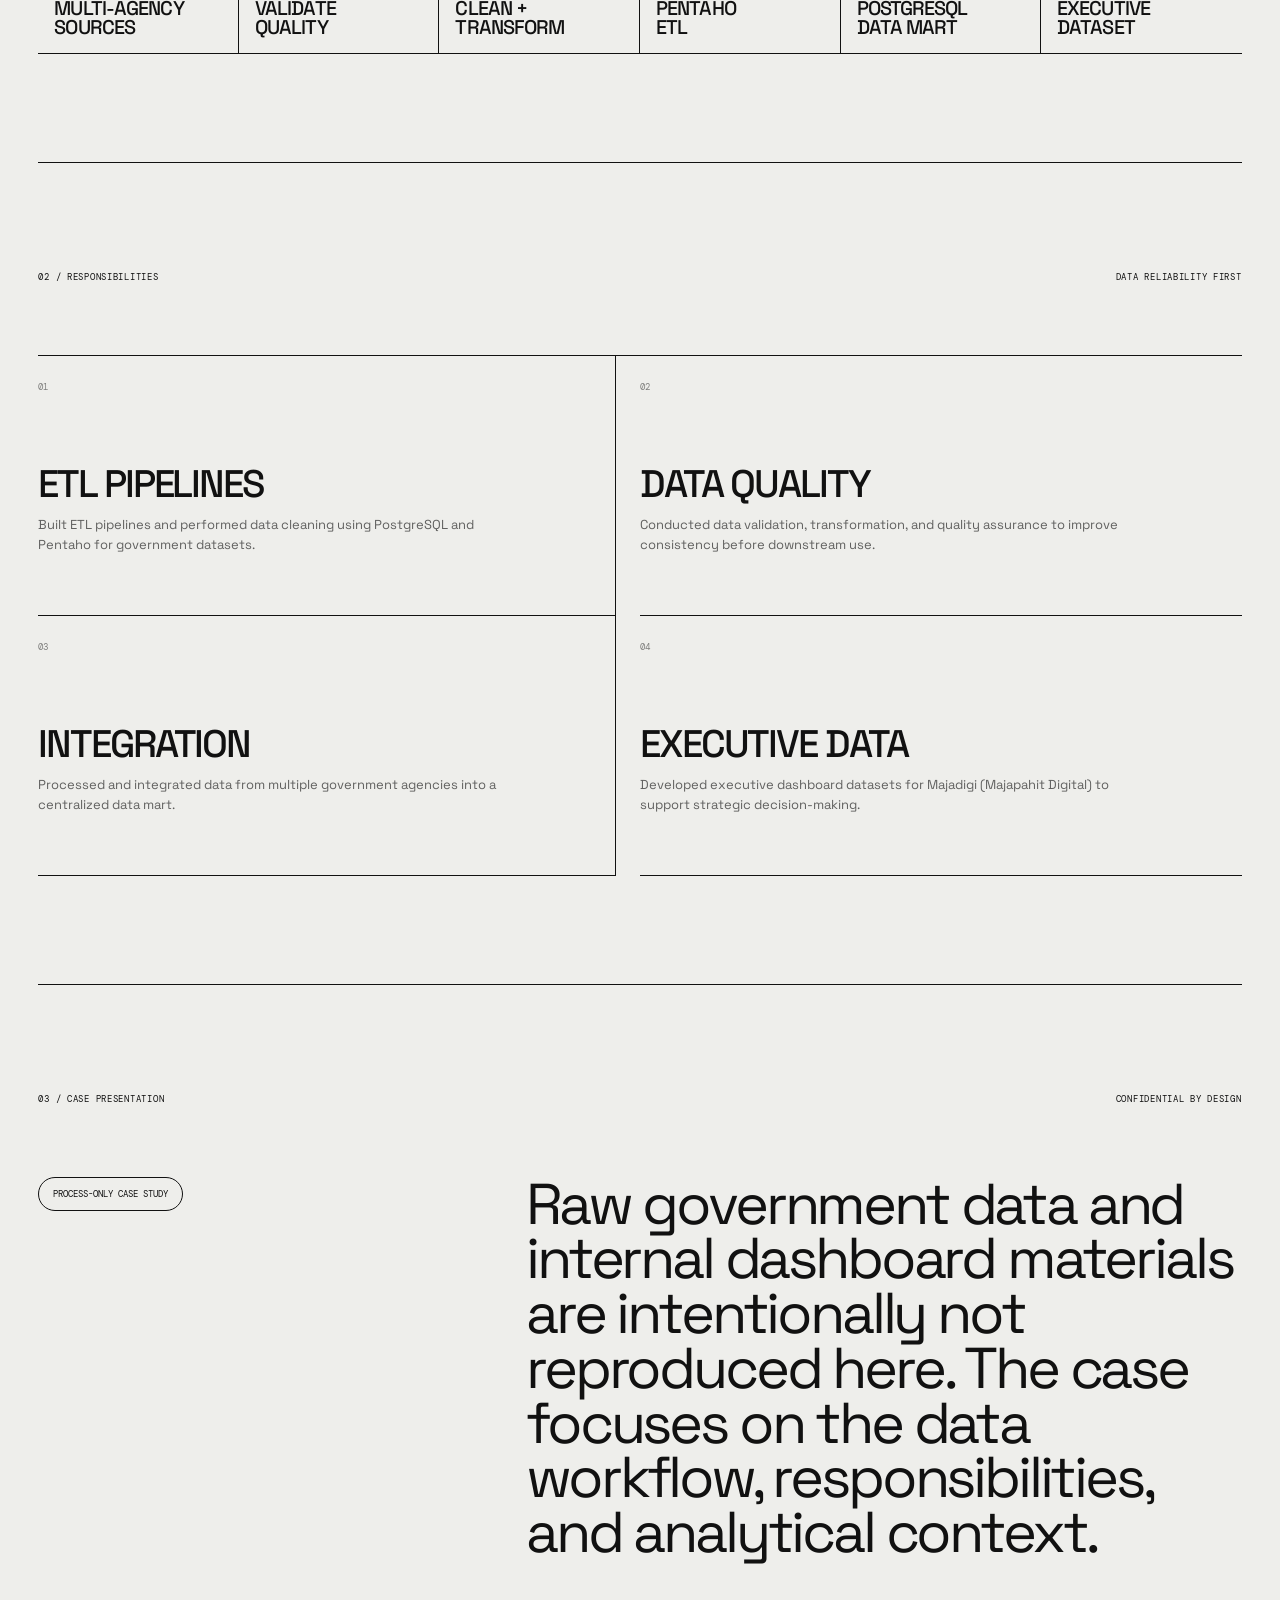
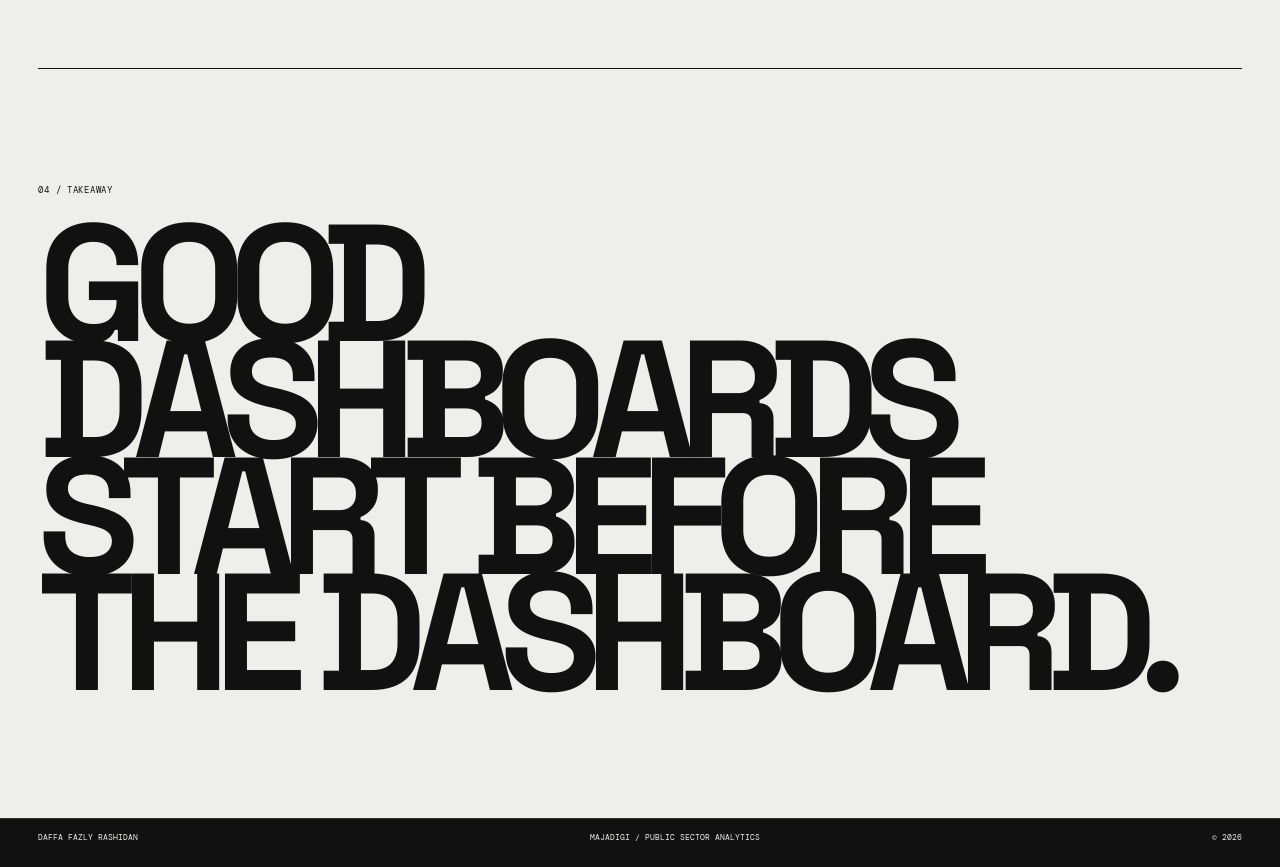
<file: majadigi.html>
<!doctype html>
<html lang="en">
<head>
<meta charset="UTF-8">
<meta name="viewport" content="width=device-width,initial-scale=1,viewport-fit=cover">
<meta name="description" content="Majadigi — public-sector data integration, ETL, data quality, and executive dashboard dataset work by Daffa Fazly Rashidan during his Data Analyst internship at SEAL — Diskominfo Jawa Timur.">
<title>Majadigi — Daffa Fazly</title>
<link rel="stylesheet" href="style.css">
</head>
<body class="project-page majadigi-page">

<div class="cursor" id="cursor"><div class="cursor-core"></div><div class="cursor-ring"></div><div class="cursor-word">VIEW</div></div>

<div class="spotify-player" id="spotifyPlayer" aria-hidden="true">
  <div class="spotify-player-head"><span>NOW PLAYING</span><button class="spotify-close" type="button" aria-label="Close Spotify player">×</button></div>
  <iframe title="Spotify playlist" src="https://open.spotify.com/embed/playlist/6gwqYtj0OmXuu1uK5KG71b?utm_source=generator&theme=0" loading="lazy" allow="autoplay; clipboard-write; encrypted-media; fullscreen; picture-in-picture"></iframe>
</div>

<header class="topbar">
  <a class="brand magnetic" href="index.html">DFR<span>.</span></a>
  <nav>
    <a class="magnetic" href="index.html#about">About</a>
    <a class="magnetic" href="index.html#work">Work</a>
    <a class="magnetic" href="index.html#stack">Stack</a>
    <a class="magnetic" href="certifications.html">Certifications</a>
    <a class="magnetic" href="index.html#contact">Contact</a>
  </nav>
  <div class="open"><i></i><span>Available for opportunities</span><a class="cv-trigger magnetic" href="assets/docs/Daffa-Fazly-Rashidan-CV.pdf" download="Daffa-Fazly-Rashidan-CV.pdf" aria-label="Download Daffa Fazly Rashidan CV"><span>CV</span><b aria-hidden="true">↓</b></a><button class="music-trigger magnetic" type="button" aria-label="Open Spotify playlist" aria-expanded="false">♫</button></div>
</header>

<main>
  <section class="majadigi-hero">
    <div class="majadigi-meta"><span>04 — SELECTED WORK</span><span>DATA ENGINEERING / PUBLIC SECTOR</span></div>
    <a class="majadigi-back magnetic" href="index.html#work">← BACK TO WORK</a>
    <div class="majadigi-heading reveal reveal-up">
      <p>CONFIDENTIAL CASE / EXECUTIVE ANALYTICS</p>
      <h1>MAJA<br>DIGI</h1>
      <p>Preparing integrated government data for executive dashboard use through ETL, validation, transformation, and centralized data-mart workflows.</p>
    </div>
    <div class="hero-scroll-note">SCROLL TO EXPLORE ↓</div>
  </section>

  <section class="majadigi-content">
    <div class="majadigi-intro reveal reveal-up">
      <div>
        <span class="majadigi-small">THE CONTEXT</span>
        <h2>BEFORE THE<br>DASHBOARD.</h2>
      </div>
      <div class="majadigi-facts">
        <div><span>ROLE</span><b>Data Analyst Intern</b></div>
        <div><span>PROGRAM</span><b>SEAL — Diskominfo Jawa Timur</b></div>
        <div><span>STACK</span><b>PostgreSQL / Pentaho / ETL</b></div>
        <div><span>OUTPUT</span><b>Executive dashboard datasets / centralized data mart</b></div>
      </div>
    </div>

    <section class="majadigi-section reveal reveal-up">
      <div class="majadigi-section-head"><span>01 / DATA FLOW</span><span>FROM SOURCES TO DECISION-READY DATA</span></div>
      <div class="majadigi-pipeline">
        <div><span>01</span><strong>MULTI-AGENCY<br>SOURCES</strong></div>
        <div><span>02</span><strong>VALIDATE<br>QUALITY</strong></div>
        <div><span>03</span><strong>CLEAN +<br>TRANSFORM</strong></div>
        <div><span>04</span><strong>PENTAHO<br>ETL</strong></div>
        <div><span>05</span><strong>POSTGRESQL<br>DATA MART</strong></div>
        <div><span>06</span><strong>EXECUTIVE<br>DATASET</strong></div>
      </div>
    </section>

    <section class="majadigi-section reveal reveal-up">
      <div class="majadigi-section-head"><span>02 / RESPONSIBILITIES</span><span>DATA RELIABILITY FIRST</span></div>
      <div class="majadigi-responsibilities">
        <article><span>01</span><h3>ETL PIPELINES</h3><p>Built ETL pipelines and performed data cleaning using PostgreSQL and Pentaho for government datasets.</p></article>
        <article><span>02</span><h3>DATA QUALITY</h3><p>Conducted data validation, transformation, and quality assurance to improve consistency before downstream use.</p></article>
        <article><span>03</span><h3>INTEGRATION</h3><p>Processed and integrated data from multiple government agencies into a centralized data mart.</p></article>
        <article><span>04</span><h3>EXECUTIVE DATA</h3><p>Developed executive dashboard datasets for Majadigi (Majapahit Digital) to support strategic decision-making.</p></article>
      </div>
    </section>

    <section class="majadigi-section reveal reveal-up">
      <div class="majadigi-section-head"><span>03 / CASE PRESENTATION</span><span>CONFIDENTIAL BY DESIGN</span></div>
      <div class="majadigi-confidential">
        <span class="stamp">PROCESS-ONLY CASE STUDY</span>
        <p>Raw government data and internal dashboard materials are intentionally not reproduced here. The case focuses on the data workflow, responsibilities, and analytical context.</p>
      </div>
    </section>

    <section class="majadigi-final reveal reveal-up">
      <span>04 / TAKEAWAY</span>
      <h2>GOOD DASHBOARDS<br>START BEFORE<br>THE DASHBOARD.</h2>
    </section>
  </section>
</main>

<footer><span>DAFFA FAZLY RASHIDAN</span><span>MAJADIGI / PUBLIC SECTOR ANALYTICS</span><span>© 2026</span></footer>
<script src="project.js"></script>
<script src="subpage-motion.js"></script>
<script>
(() => {
  const reducedMotion = window.matchMedia('(prefers-reduced-motion: reduce)');

  const targets = [
    ...document.querySelectorAll('.panel'),
    ...document.querySelectorAll('.project-hero, .chinook-hero, .unesa-hero, .majadigi-hero, .cert-hero')
  ];

  const uniqueTargets = [...new Set(targets)];

  function inferTheme(el) {
    if (el.classList.contains('hero')) return 'light';
    if (el.dataset.theme) return el.dataset.theme;
    if (el.classList.contains('cert-hero') || el.classList.contains('majadigi-hero')) return 'light';
    if (el.closest('.cert-page') || el.closest('.majadigi-page')) return 'light';
    return 'dark';
  }

  uniqueTargets.forEach((el, index) => {
    if (el.querySelector(':scope > .ambient-sky')) return;

    el.classList.add('has-ambient-sky');
    el.dataset.ambientTheme = inferTheme(el);
    el.style.setProperty('--ambient-seed', String(index % 5));

    const layer = document.createElement('div');
    layer.className = 'ambient-sky';
    layer.setAttribute('aria-hidden', 'true');
    layer.innerHTML = `
      <div class="ambient-sky__field">
        <i class="ambient-sky__blob ambient-sky__blob--a"></i>
        <i class="ambient-sky__blob ambient-sky__blob--b"></i>
        <i class="ambient-sky__blob ambient-sky__blob--c"></i>
        <i class="ambient-sky__blob ambient-sky__blob--d"></i>
      </div>`;
    el.prepend(layer);
  });

  if ('IntersectionObserver' in window) {
    const observer = new IntersectionObserver((entries) => {
      entries.forEach((entry) => {
        entry.target.classList.toggle('ambient-active', entry.isIntersecting);
      });
    }, { rootMargin: '18% 0px', threshold: 0.01 });
    uniqueTargets.forEach((el) => observer.observe(el));
  } else {
    uniqueTargets.forEach((el) => el.classList.add('ambient-active'));
  }

  if (reducedMotion.matches || window.matchMedia('(pointer: coarse)').matches) return;

  let raf = 0;
  let nextX = 0;
  let nextY = 0;
  const root = document.documentElement;

  function commitPointer() {
    root.style.setProperty('--ambient-pointer-x', `${(nextX * 10).toFixed(2)}px`);
    root.style.setProperty('--ambient-pointer-y', `${(nextY * 7).toFixed(2)}px`);
    raf = 0;
  }

  window.addEventListener('pointermove', (event) => {
    nextX = (event.clientX / Math.max(1, window.innerWidth) - 0.5) * 2;
    nextY = (event.clientY / Math.max(1, window.innerHeight) - 0.5) * 2;
    if (!raf) raf = requestAnimationFrame(commitPointer);
  }, { passive: true });
})();

</script>
</body>
</html>
</file>
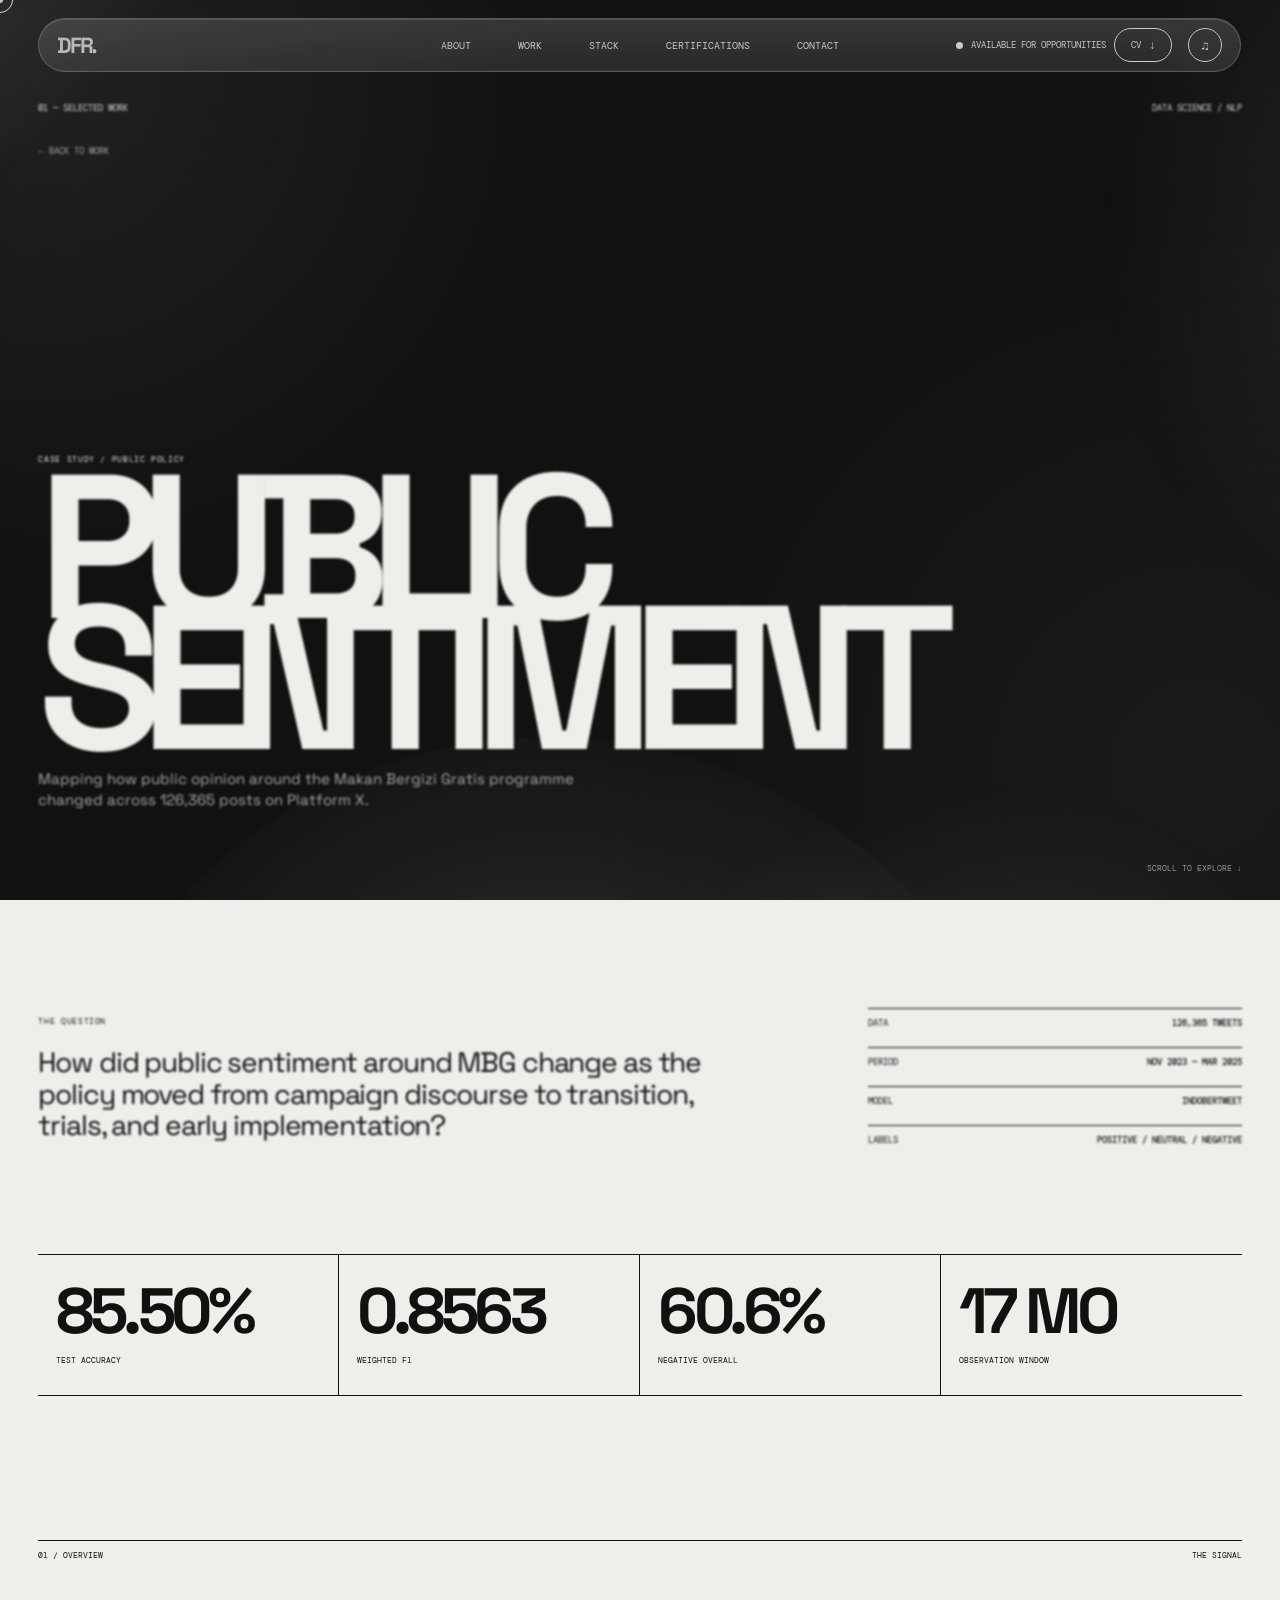
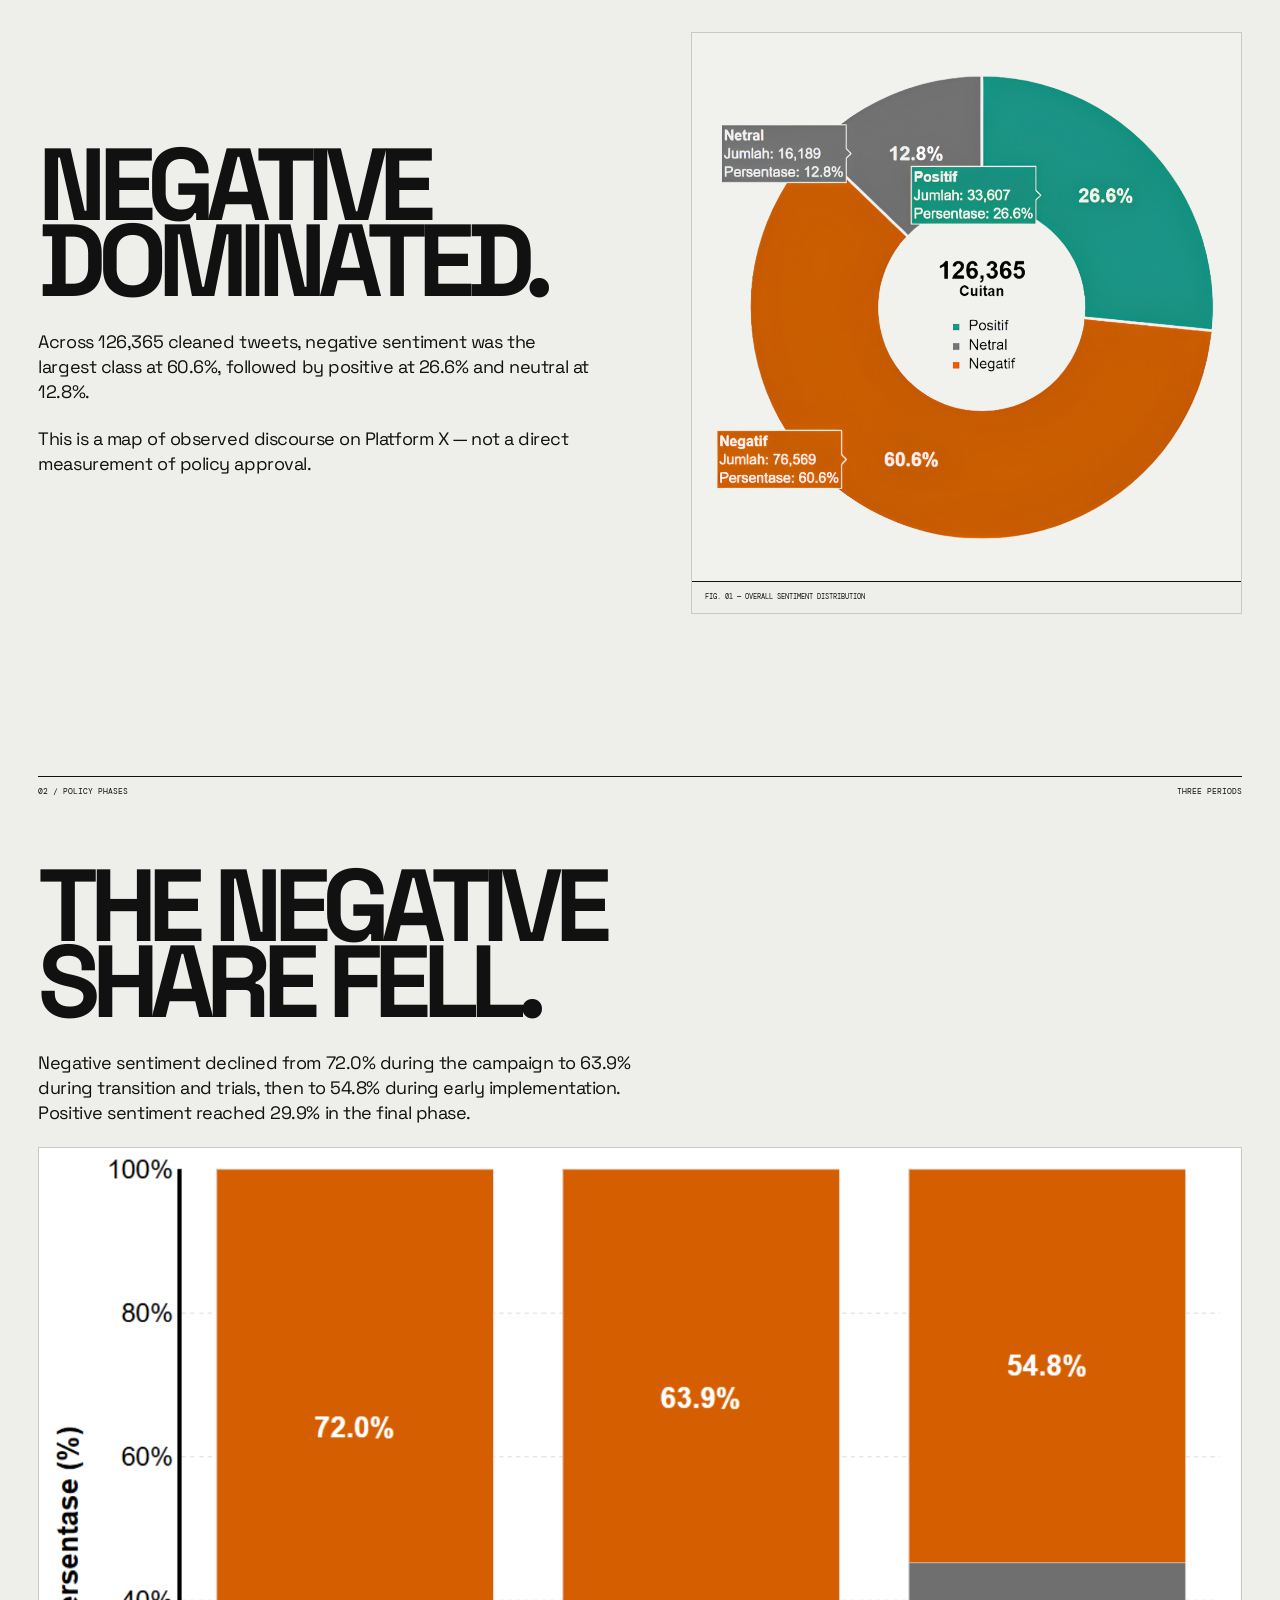
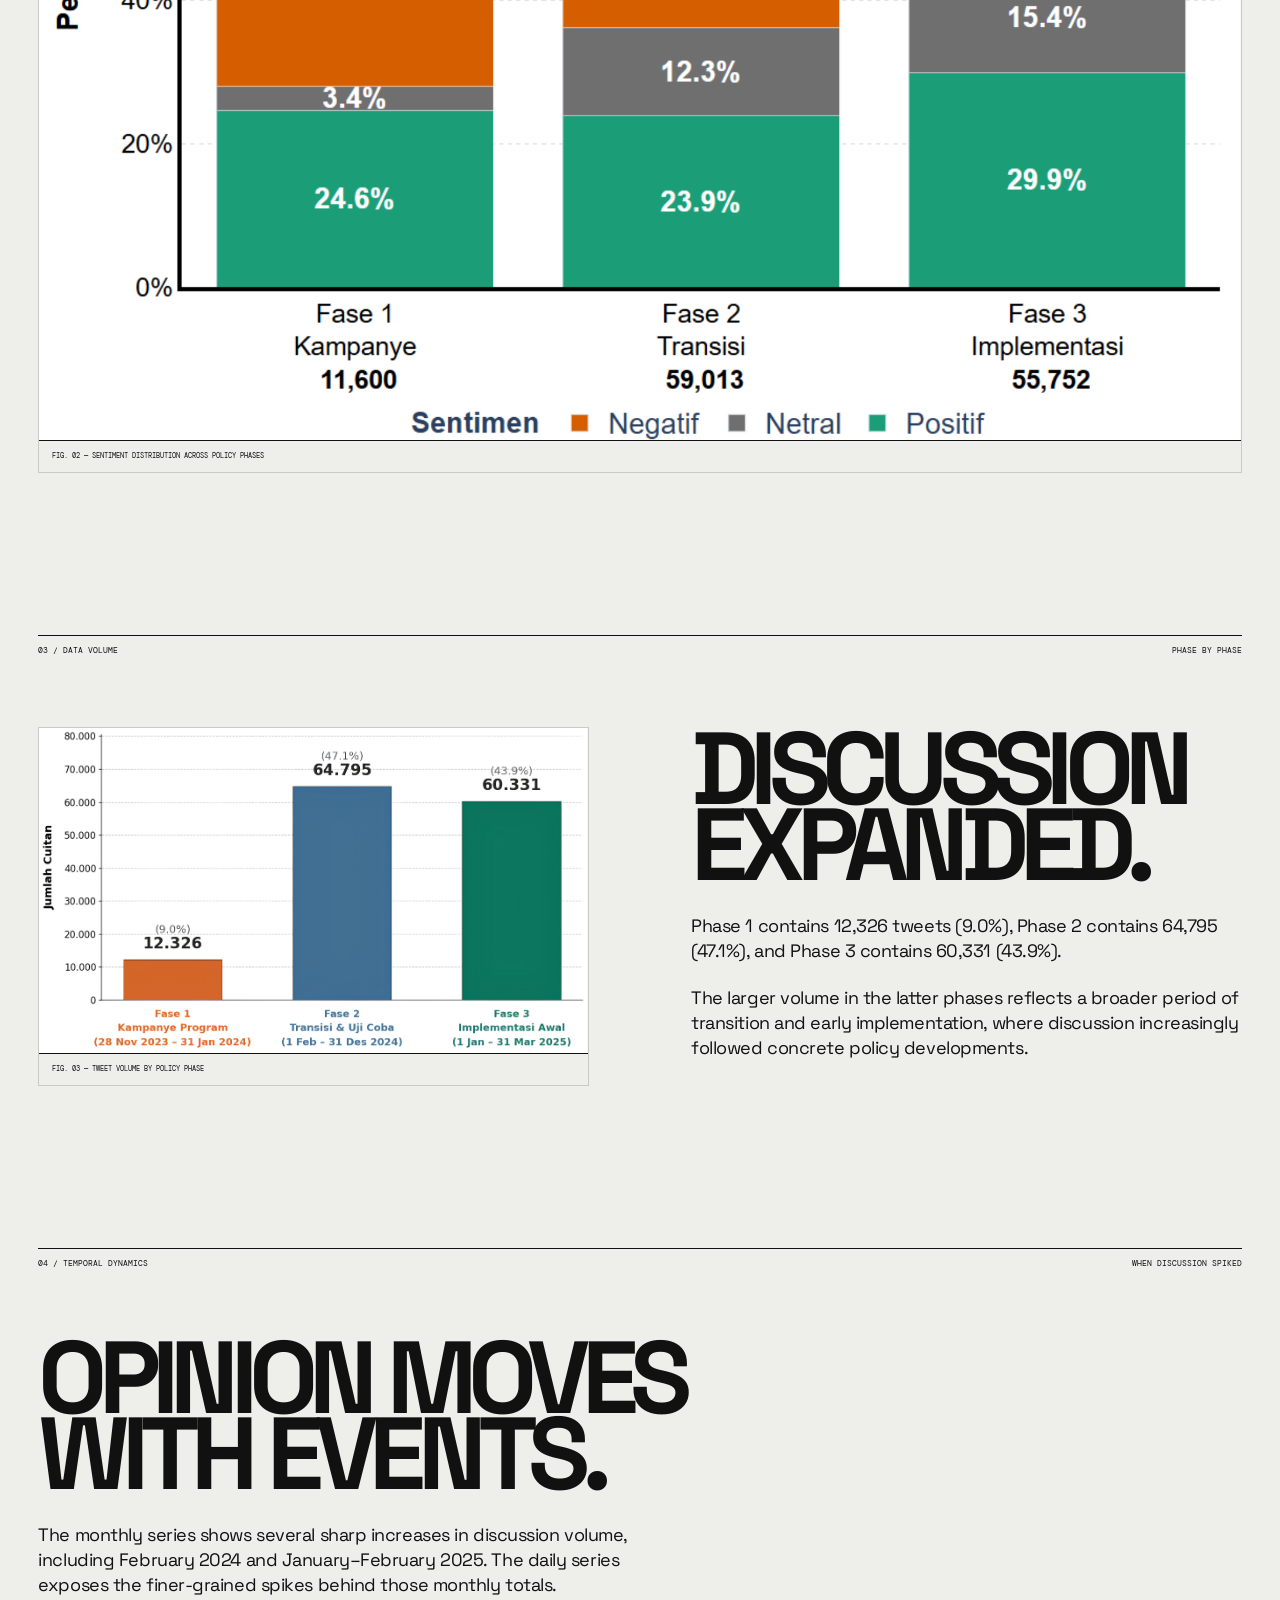
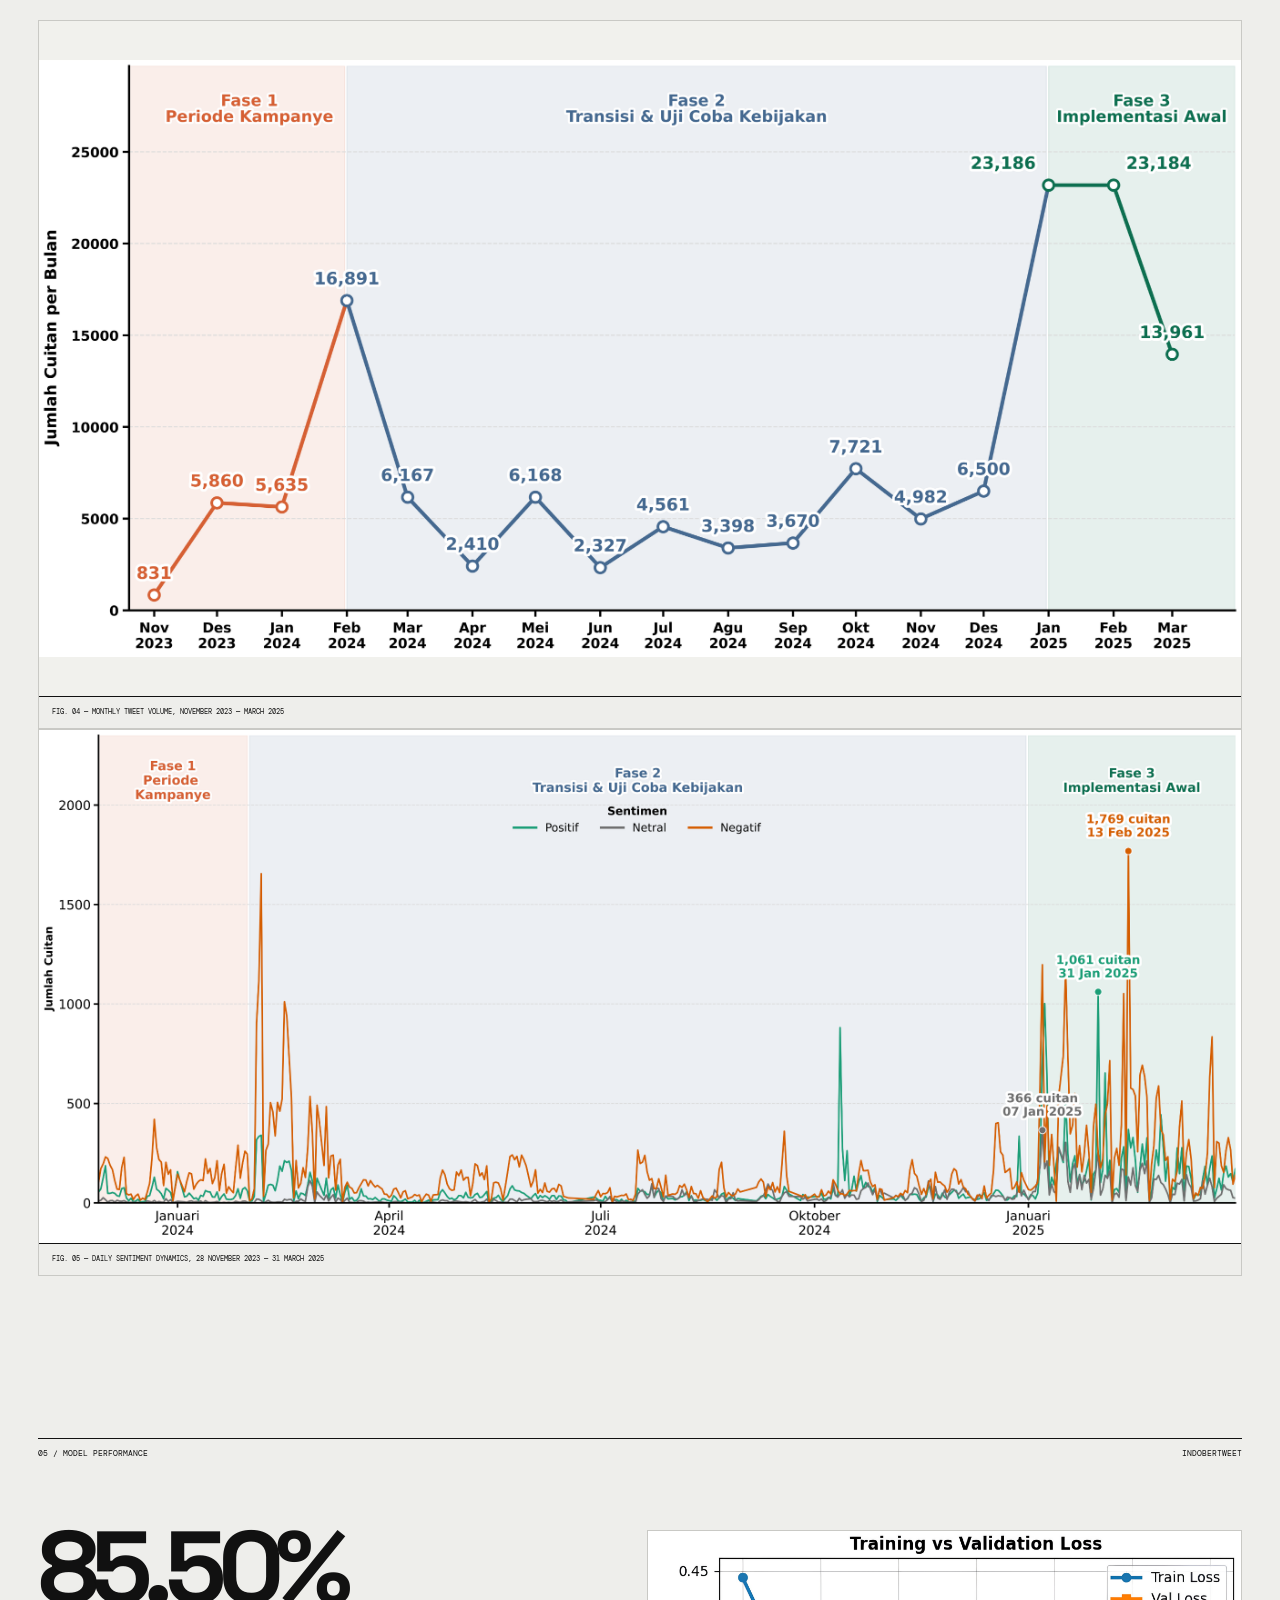
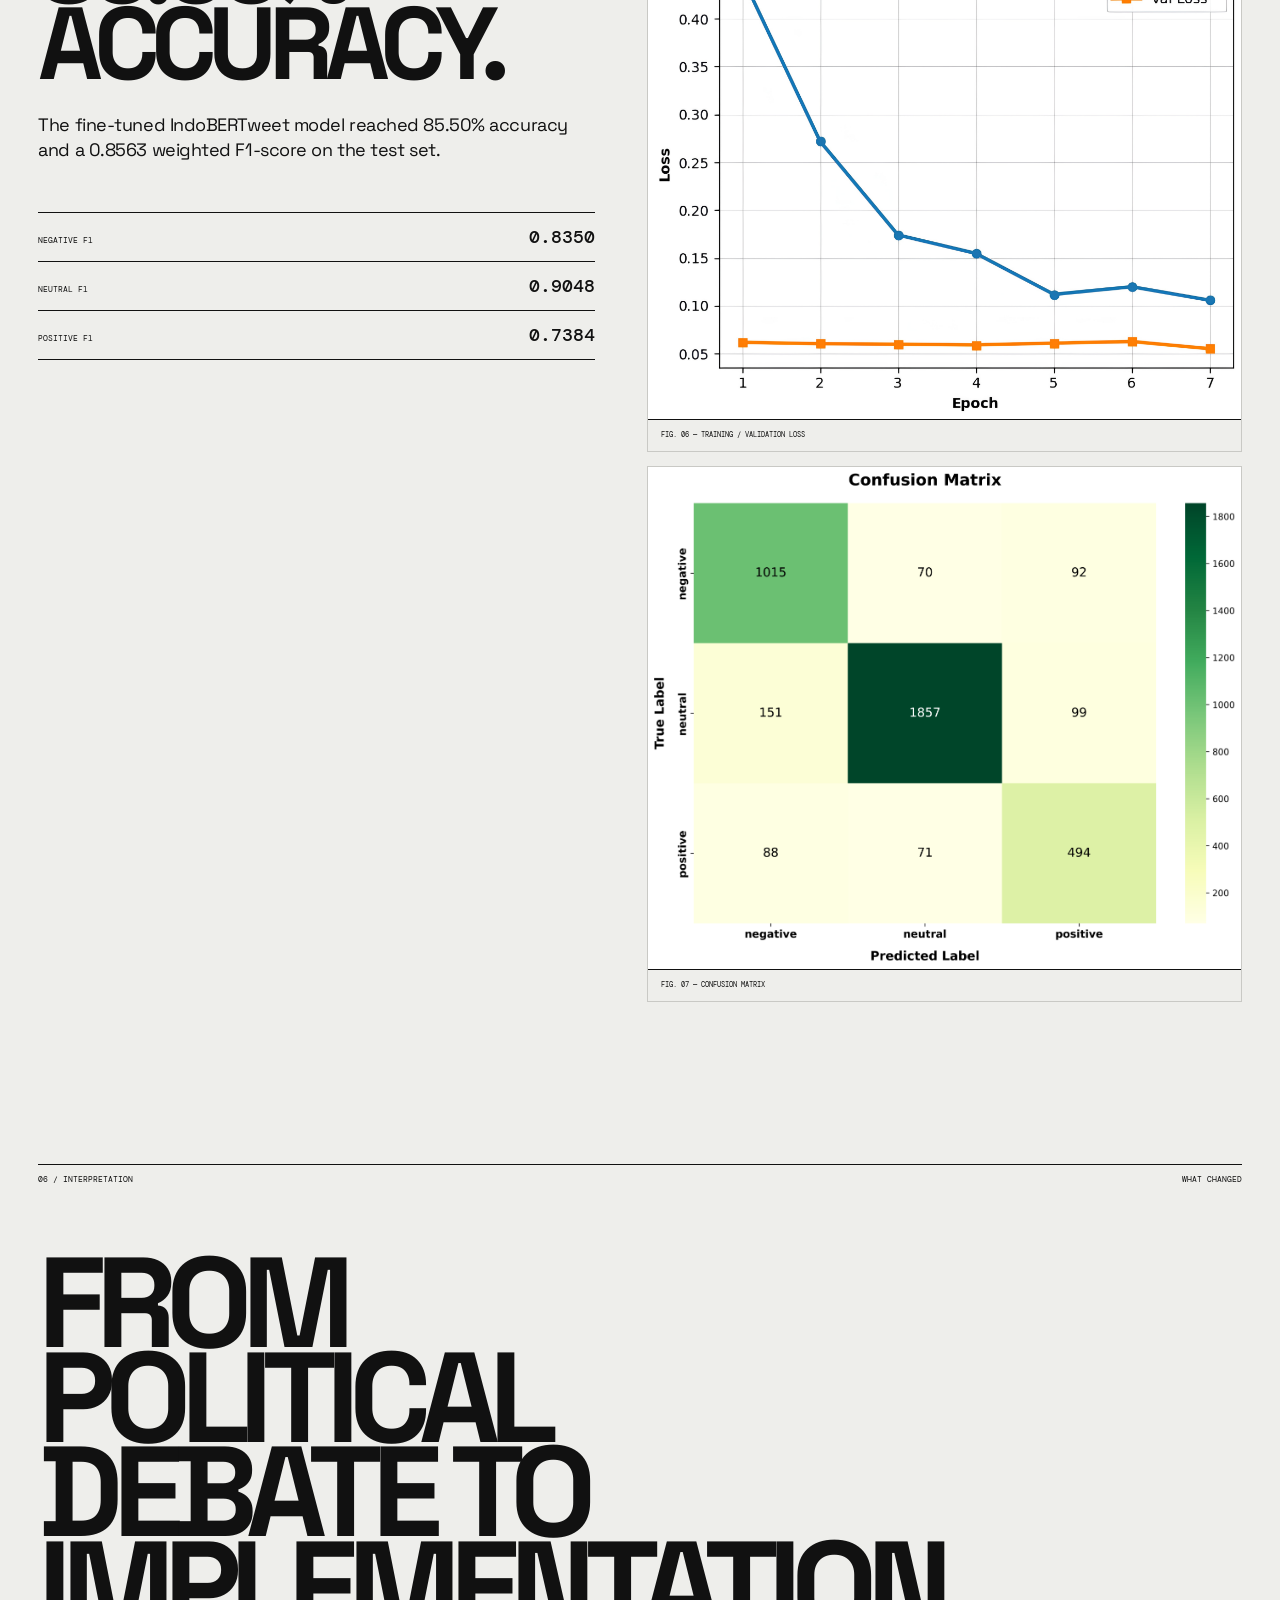
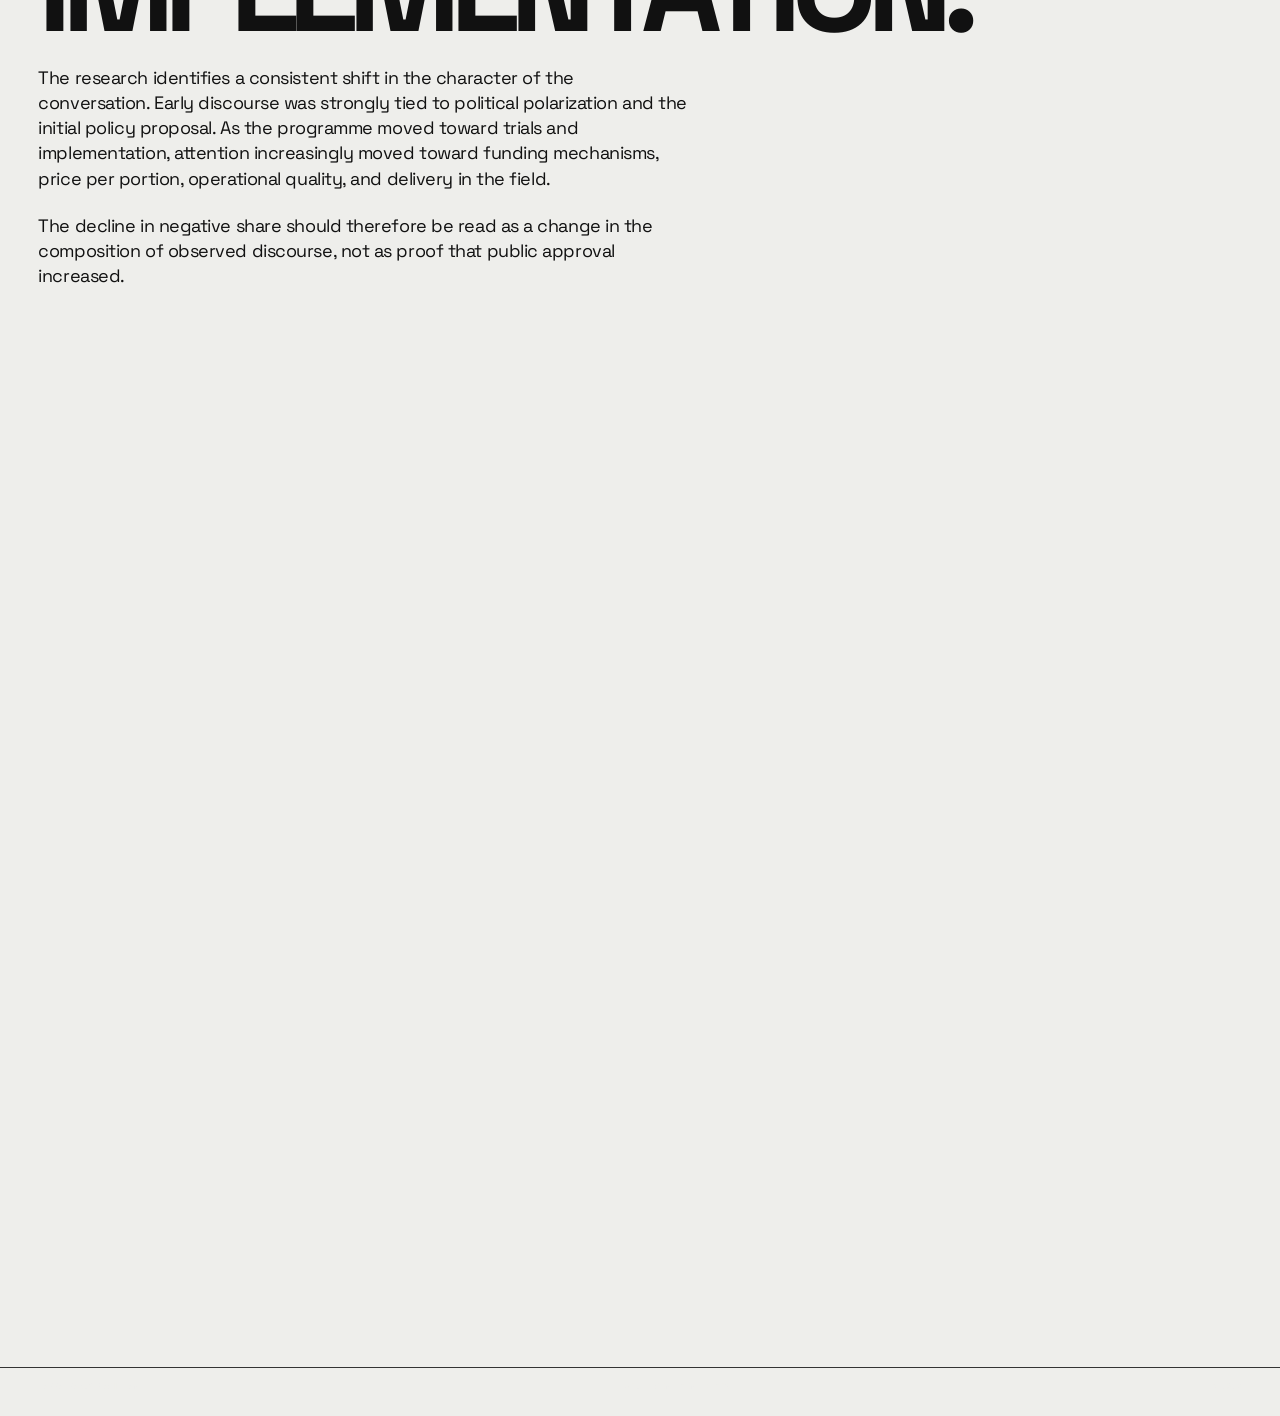
<file: project.html>
<!doctype html>
<html lang="en">
<head>
<meta charset="UTF-8">
<meta name="viewport" content="width=device-width,initial-scale=1,viewport-fit=cover">
<meta name="description" content="Public Sentiment — analysis of public sentiment toward the Makan Bergizi Gratis program on Platform X using IndoBERTweet.">
<title>Public Sentiment — Daffa Fazly</title>
<link rel="stylesheet" href="style.css">
</head>
<body class="project-page mbg-page">

<div class="cursor" id="cursor"><div class="cursor-core"></div><div class="cursor-ring"></div><div class="cursor-word">VIEW</div></div>

<div class="spotify-player" id="spotifyPlayer" aria-hidden="true">
  <div class="spotify-player-head"><span>NOW PLAYING</span><button class="spotify-close" type="button" aria-label="Close Spotify player">×</button></div>
  <iframe title="Spotify playlist" src="https://open.spotify.com/embed/playlist/6gwqYtj0OmXuu1uK5KG71b?utm_source=generator&theme=0" loading="lazy" allow="autoplay; clipboard-write; encrypted-media; fullscreen; picture-in-picture"></iframe>
</div>

<header class="topbar">
  <a class="brand magnetic" href="index.html">DFR<span>.</span></a>
  <nav>
    <a class="magnetic" href="index.html#about">About</a>
    <a class="magnetic" href="index.html#work">Work</a>
    <a class="magnetic" href="index.html#stack">Stack</a><a class="magnetic" href="certifications.html">Certifications</a>
    <a class="magnetic" href="index.html#contact">Contact</a>
  </nav>
  <div class="open"><i></i><span>Available for opportunities</span><a class="cv-trigger magnetic" href="assets/docs/Daffa-Fazly-Rashidan-CV.pdf" download="Daffa-Fazly-Rashidan-CV.pdf" aria-label="Download Daffa Fazly Rashidan CV"><span>CV</span><b aria-hidden="true">↓</b></a><button class="music-trigger magnetic" type="button" aria-label="Open Spotify playlist" aria-expanded="false">♫</button></div>
</header>

<main class="project-main">
  <section class="project-hero mbg-hero">
    <div class="project-meta"><span>01 — SELECTED WORK</span><span>DATA SCIENCE / NLP</span></div>
    <a class="project-back magnetic" href="index.html#work">← BACK TO WORK</a>
    <div class="project-heading reveal reveal-up">
      <p>CASE STUDY / PUBLIC POLICY</p>
      <h1>PUBLIC<br>SENTIMENT</h1>
      <p>Mapping how public opinion around the Makan Bergizi Gratis programme changed across 126,365 posts on Platform X.</p>
    </div>
    <div class="hero-scroll-note">SCROLL TO EXPLORE ↓</div>
  </section>

  <section class="project-content">
    <div class="project-intro reveal reveal-up">
      <div>
        <span class="small-label">THE QUESTION</span>
        <p>How did public sentiment around MBG change as the policy moved from campaign discourse to transition, trials, and early implementation?</p>
      </div>
      <div class="project-facts">
        <div><span>DATA</span><b>126,365 tweets</b></div>
        <div><span>PERIOD</span><b>Nov 2023 — Mar 2025</b></div>
        <div><span>MODEL</span><b>IndoBERTweet</b></div>
        <div><span>LABELS</span><b>Positive / Neutral / Negative</b></div>
      </div>
    </div>

    <section class="mbg-stat-strip reveal reveal-up" aria-label="Key results">
      <div><strong>85.50%</strong><span>TEST ACCURACY</span></div>
      <div><strong>0.8563</strong><span>WEIGHTED F1</span></div>
      <div><strong>60.6%</strong><span>NEGATIVE OVERALL</span></div>
      <div><strong>17 MO</strong><span>OBSERVATION WINDOW</span></div>
    </section>

    <section class="mbg-section reveal reveal-up">
      <div class="mbg-section-head"><span>01 / OVERVIEW</span><span>THE SIGNAL</span></div>
      <div class="mbg-two-col">
        <div class="mbg-copy">
          <h2>NEGATIVE<br>DOMINATED.</h2>
          <p>Across 126,365 cleaned tweets, negative sentiment was the largest class at 60.6%, followed by positive at 26.6% and neutral at 12.8%.</p>
          <p>This is a map of observed discourse on Platform X — not a direct measurement of policy approval.</p>
        </div>
        <figure class="mbg-figure mbg-donut mbg-figure--square reveal reveal-scale">
          <img src="assets/projects/mbg/overall-sentiment.png" alt="Overall sentiment distribution: negative 60.6 percent, positive 26.6 percent, neutral 12.8 percent" loading="eager" decoding="async">
          <figcaption>FIG. 01 — OVERALL SENTIMENT DISTRIBUTION</figcaption>
        </figure>
      </div>
    </section>

    <section class="mbg-section reveal reveal-up">
      <div class="mbg-section-head"><span>02 / POLICY PHASES</span><span>THREE PERIODS</span></div>
      <div class="mbg-copy wide">
        <h2>THE NEGATIVE<br>SHARE FELL.</h2>
        <p>Negative sentiment declined from 72.0% during the campaign to 63.9% during transition and trials, then to 54.8% during early implementation. Positive sentiment reached 29.9% in the final phase.</p>
      </div>
      <figure class="mbg-figure full mbg-figure--landscape reveal reveal-scale">
        <img src="assets/projects/mbg/phase-comparison.png" alt="Sentiment distribution across the three MBG policy phases" loading="lazy" decoding="async">
        <figcaption>FIG. 02 — SENTIMENT DISTRIBUTION ACROSS POLICY PHASES</figcaption>
      </figure>
    </section>

    <section class="mbg-section reveal reveal-up">
      <div class="mbg-section-head"><span>03 / DATA VOLUME</span><span>PHASE BY PHASE</span></div>
      <div class="mbg-two-col mbg-two-col--reverse">
        <figure class="mbg-figure mbg-figure--landscape reveal reveal-scale">
          <img src="assets/projects/mbg/phase-volume.png" alt="Tweet volume across the three MBG policy phases" loading="lazy" decoding="async">
          <figcaption>FIG. 03 — TWEET VOLUME BY POLICY PHASE</figcaption>
        </figure>
        <div class="mbg-copy">
          <h2>DISCUSSION<br>EXPANDED.</h2>
          <p>Phase 1 contains 12,326 tweets (9.0%), Phase 2 contains 64,795 (47.1%), and Phase 3 contains 60,331 (43.9%).</p>
          <p>The larger volume in the latter phases reflects a broader period of transition and early implementation, where discussion increasingly followed concrete policy developments.</p>
        </div>
      </div>
    </section>

    <section class="mbg-section reveal reveal-up">
      <div class="mbg-section-head"><span>04 / TEMPORAL DYNAMICS</span><span>WHEN DISCUSSION SPIKED</span></div>
      <div class="mbg-copy wide">
        <h2>OPINION MOVES<br>WITH EVENTS.</h2>
        <p>The monthly series shows several sharp increases in discussion volume, including February 2024 and January–February 2025. The daily series exposes the finer-grained spikes behind those monthly totals.</p>
      </div>
      <figure class="mbg-figure full mbg-figure--wide reveal reveal-scale chart-frame">
        <img src="assets/projects/mbg/monthly-volume.png" alt="Monthly tweet volume from November 2023 to March 2025 with three policy phases" loading="lazy" decoding="async">
        <figcaption>FIG. 04 — MONTHLY TWEET VOLUME, NOVEMBER 2023 — MARCH 2025</figcaption>
      </figure>
      <figure class="mbg-figure full mbg-daily-figure mbg-figure--wide reveal reveal-scale chart-frame">
        <img src="assets/projects/mbg/daily-timeseries.png" alt="Daily positive, neutral and negative sentiment dynamics from November 2023 to March 2025" loading="lazy" decoding="async">
        <figcaption>FIG. 05 — DAILY SENTIMENT DYNAMICS, 28 NOVEMBER 2023 — 31 MARCH 2025</figcaption>
      </figure>
    </section>

    <section class="mbg-section reveal reveal-up">
      <div class="mbg-section-head"><span>05 / MODEL PERFORMANCE</span><span>INDOBERTWEET</span></div>
      <div class="mbg-model-grid">
        <div class="mbg-copy">
          <h2>85.50%<br>ACCURACY.</h2>
          <p>The fine-tuned IndoBERTweet model reached 85.50% accuracy and a 0.8563 weighted F1-score on the test set.</p>
          <div class="metric-list">
            <div><span>NEGATIVE F1</span><b>0.8350</b></div>
            <div><span>NEUTRAL F1</span><b>0.9048</b></div>
            <div><span>POSITIVE F1</span><b>0.7384</b></div>
          </div>
        </div>
        <figure class="mbg-figure mbg-figure--portrait reveal reveal-scale">
          <img src="assets/projects/mbg/learning-curve.png" alt="Training and validation loss learning curve for IndoBERTweet" loading="lazy" decoding="async">
          <figcaption>FIG. 06 — TRAINING / VALIDATION LOSS</figcaption>
        </figure>
        <figure class="mbg-figure mbg-figure--square reveal reveal-scale">
          <img src="assets/projects/mbg/confusion-matrix.png" alt="Confusion matrix for the IndoBERTweet test set" loading="lazy" decoding="async">
          <figcaption>FIG. 07 — CONFUSION MATRIX</figcaption>
        </figure>
      </div>
    </section>

    <section class="mbg-section reveal reveal-up">
      <div class="mbg-section-head"><span>06 / INTERPRETATION</span><span>WHAT CHANGED</span></div>
      <div class="mbg-copy wide interpretation-copy">
        <h2>FROM POLITICAL<br>DEBATE TO<br>IMPLEMENTATION.</h2>
        <p>The research identifies a consistent shift in the character of the conversation. Early discourse was strongly tied to political polarization and the initial policy proposal. As the programme moved toward trials and implementation, attention increasingly moved toward funding mechanisms, price per portion, operational quality, and delivery in the field.</p>
        <p>The decline in negative share should therefore be read as a change in the composition of observed discourse, not as proof that public approval increased.</p>
      </div>
    </section>

    <section class="mbg-section mbg-method reveal reveal-up">
      <div class="mbg-section-head"><span>07 / METHOD</span><span>PIPELINE</span></div>
      <div class="method-line">
        <span>SCRAPING</span><i>→</i><span>MINIMALIST FILTERING</span><i>→</i><span>INDOBERTWEET</span><i>→</i><span>CLASS WEIGHTING</span><i>→</i><span>SENTIMENT</span><i>→</i><span>N-GRAM</span>
      </div>
      <div class="method-note">Keywords included “makan siang gratis”, “makan bergizi gratis”, “#mbg”, and “mbg”.</div>
    </section>

    <section class="mbg-section mbg-final reveal reveal-up">
      <div class="mbg-section-head"><span>08 / TAKEAWAY</span><span>THE SIGNAL</span></div>
      <div class="final-line"><span>NEGATIVE</span><strong>72.0%</strong><em>→</em><span>54.8%</span></div>
      <p class="final-note">A changing discourse across three policy phases — not a simple approval score.</p>
    </section>
  </section>
</main>

<footer><span>DAFFA FAZLY RASHIDAN</span><span>PUBLIC SENTIMENT / MBG</span><span>© 2026</span></footer>
<script src="project.js"></script>
<script src="subpage-motion.js"></script>
<script>
(() => {
  const reducedMotion = window.matchMedia('(prefers-reduced-motion: reduce)');

  const targets = [
    ...document.querySelectorAll('.panel'),
    ...document.querySelectorAll('.project-hero, .chinook-hero, .unesa-hero, .majadigi-hero, .cert-hero')
  ];

  const uniqueTargets = [...new Set(targets)];

  function inferTheme(el) {
    if (el.classList.contains('hero')) return 'light';
    if (el.dataset.theme) return el.dataset.theme;
    if (el.classList.contains('cert-hero') || el.classList.contains('majadigi-hero')) return 'light';
    if (el.closest('.cert-page') || el.closest('.majadigi-page')) return 'light';
    return 'dark';
  }

  uniqueTargets.forEach((el, index) => {
    if (el.querySelector(':scope > .ambient-sky')) return;

    el.classList.add('has-ambient-sky');
    el.dataset.ambientTheme = inferTheme(el);
    el.style.setProperty('--ambient-seed', String(index % 5));

    const layer = document.createElement('div');
    layer.className = 'ambient-sky';
    layer.setAttribute('aria-hidden', 'true');
    layer.innerHTML = `
      <div class="ambient-sky__field">
        <i class="ambient-sky__blob ambient-sky__blob--a"></i>
        <i class="ambient-sky__blob ambient-sky__blob--b"></i>
        <i class="ambient-sky__blob ambient-sky__blob--c"></i>
        <i class="ambient-sky__blob ambient-sky__blob--d"></i>
      </div>`;
    el.prepend(layer);
  });

  if ('IntersectionObserver' in window) {
    const observer = new IntersectionObserver((entries) => {
      entries.forEach((entry) => {
        entry.target.classList.toggle('ambient-active', entry.isIntersecting);
      });
    }, { rootMargin: '18% 0px', threshold: 0.01 });
    uniqueTargets.forEach((el) => observer.observe(el));
  } else {
    uniqueTargets.forEach((el) => el.classList.add('ambient-active'));
  }

  if (reducedMotion.matches || window.matchMedia('(pointer: coarse)').matches) return;

  let raf = 0;
  let nextX = 0;
  let nextY = 0;
  const root = document.documentElement;

  function commitPointer() {
    root.style.setProperty('--ambient-pointer-x', `${(nextX * 10).toFixed(2)}px`);
    root.style.setProperty('--ambient-pointer-y', `${(nextY * 7).toFixed(2)}px`);
    raf = 0;
  }

  window.addEventListener('pointermove', (event) => {
    nextX = (event.clientX / Math.max(1, window.innerWidth) - 0.5) * 2;
    nextY = (event.clientY / Math.max(1, window.innerHeight) - 0.5) * 2;
    if (!raf) raf = requestAnimationFrame(commitPointer);
  }, { passive: true });
})();

</script>
</body>
</html>
</file>
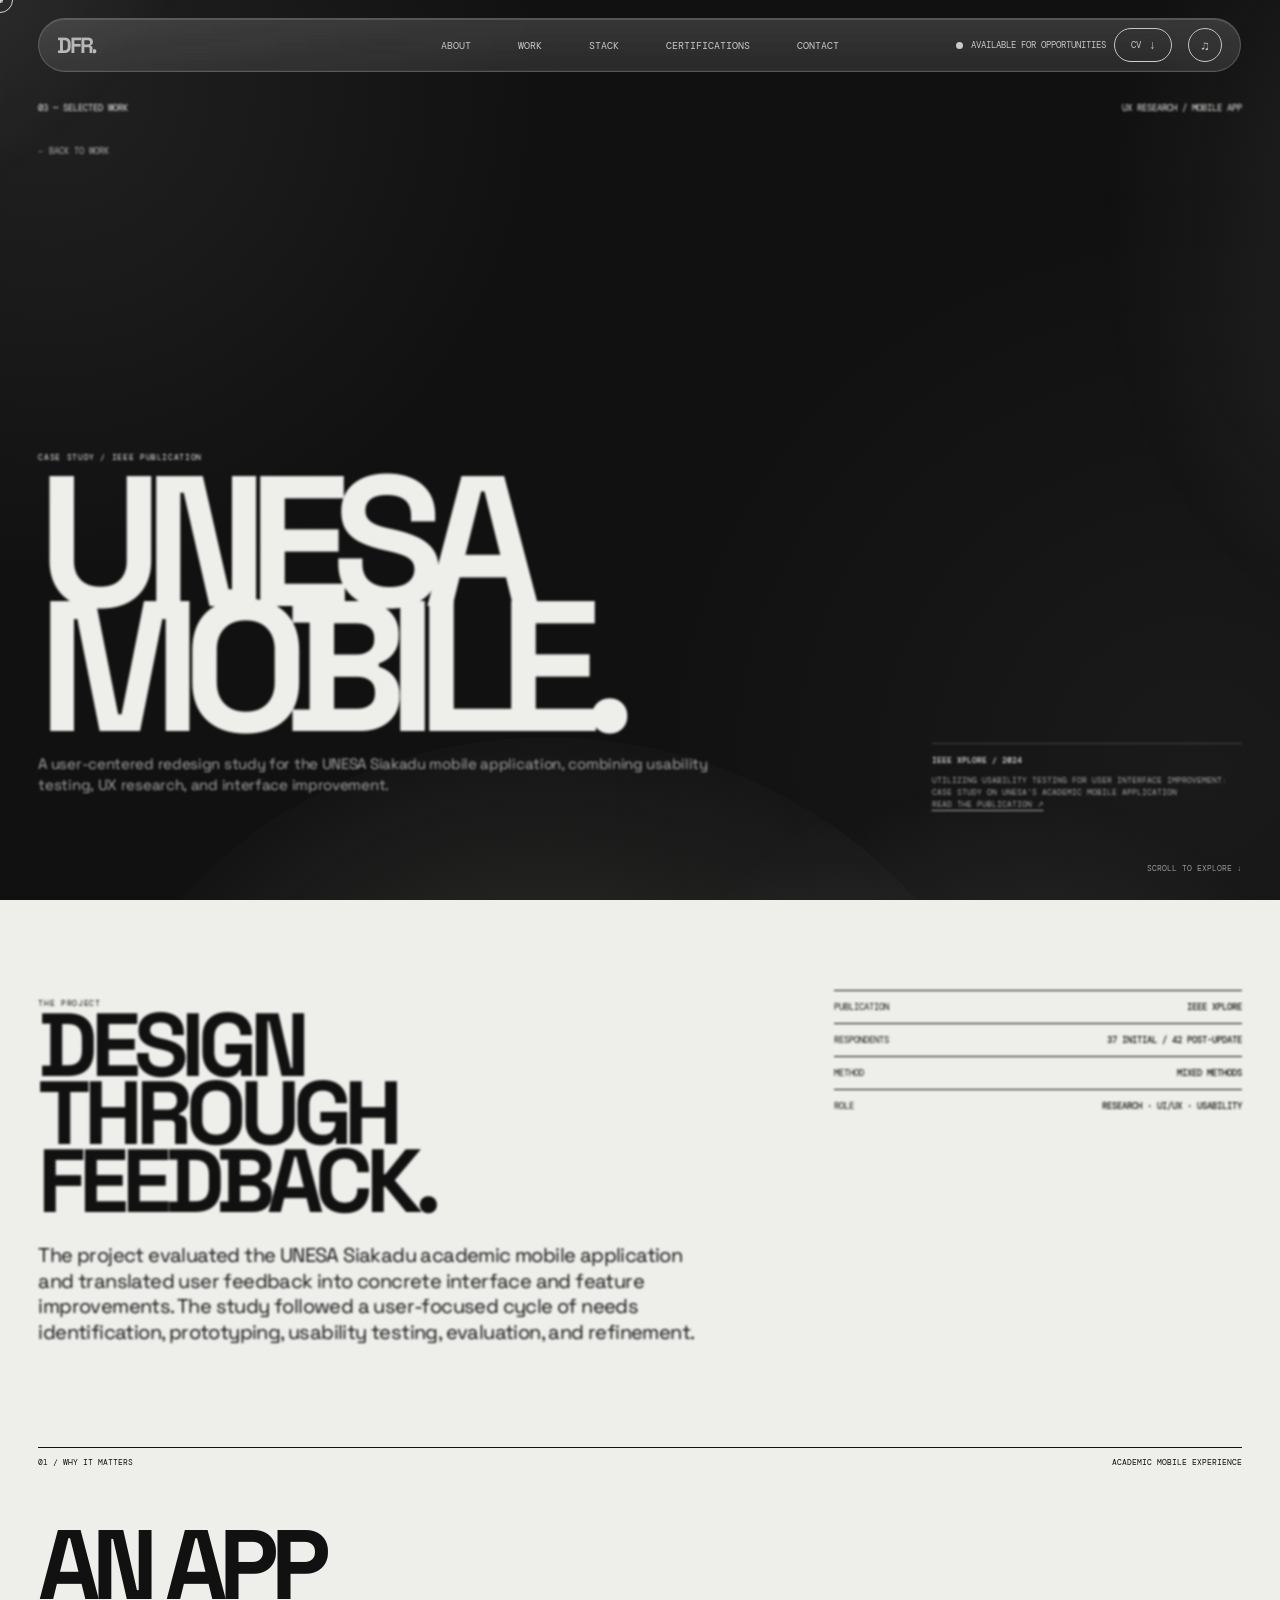
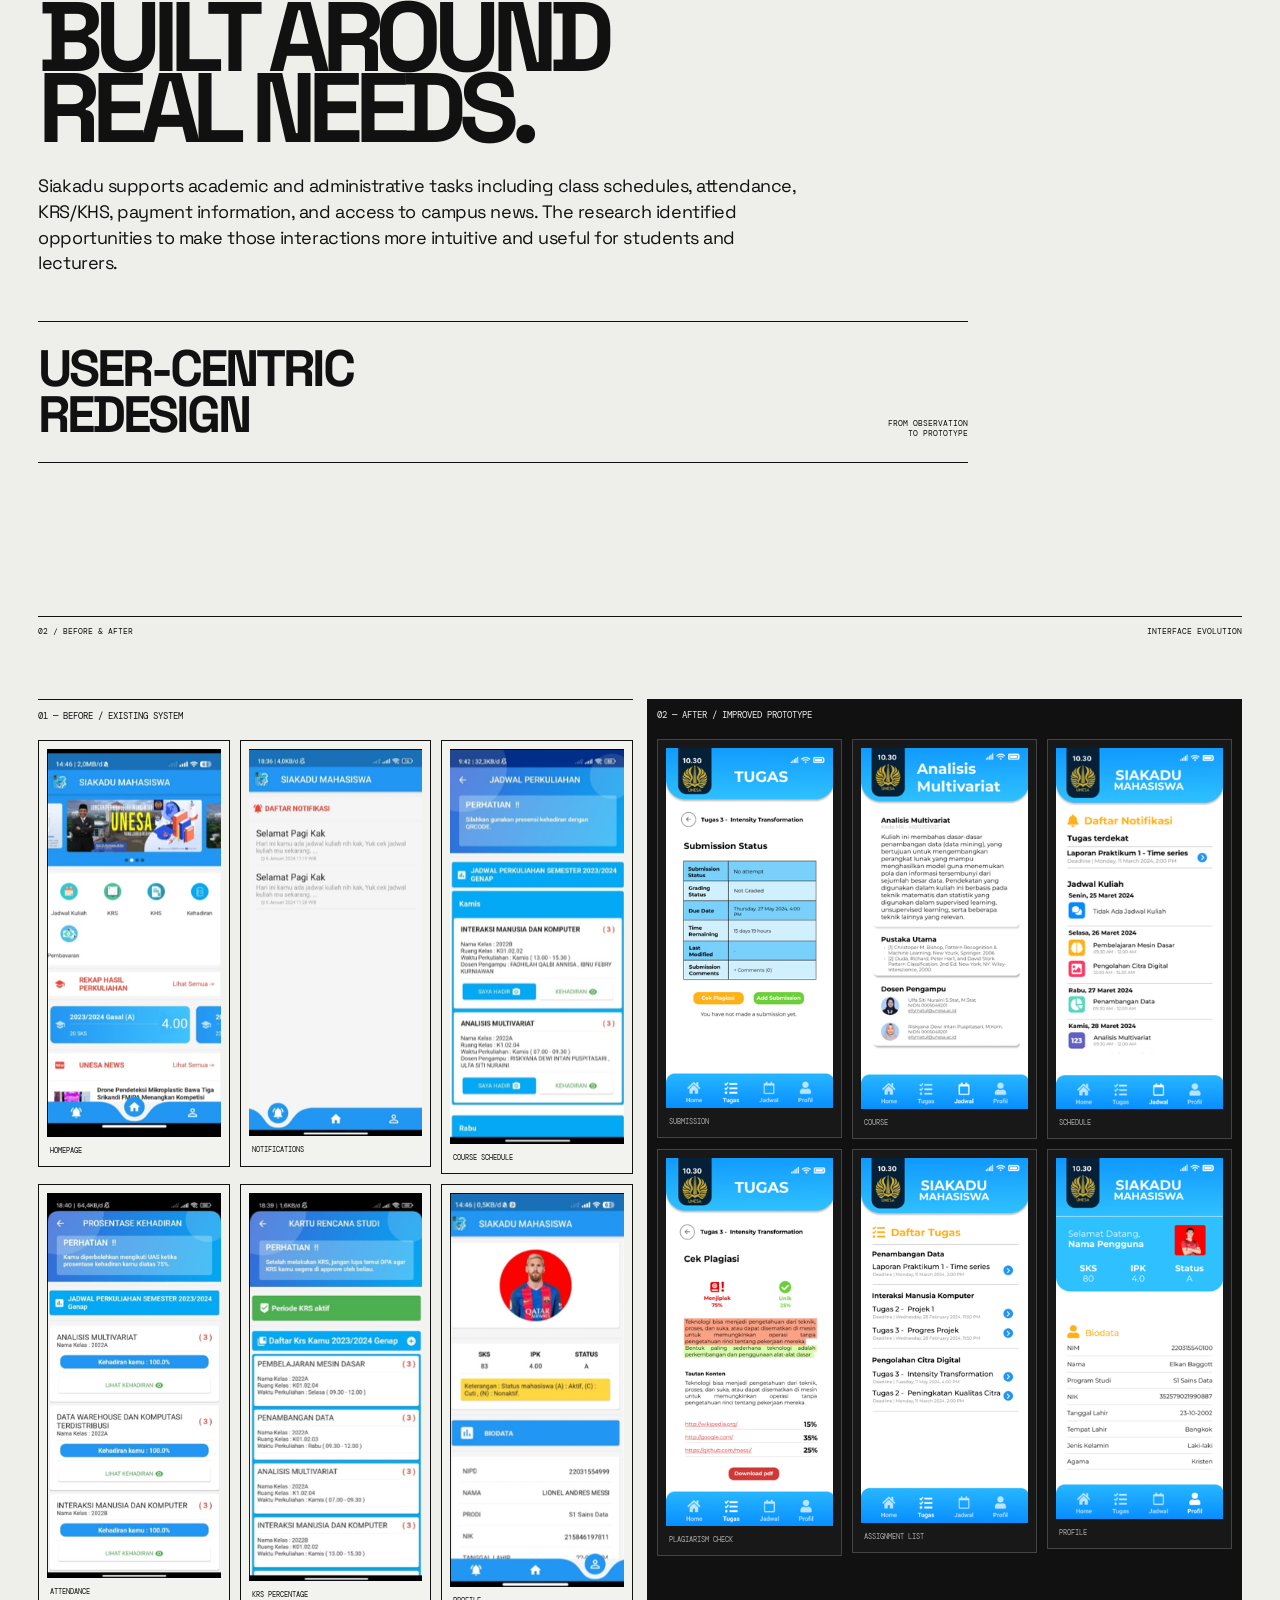
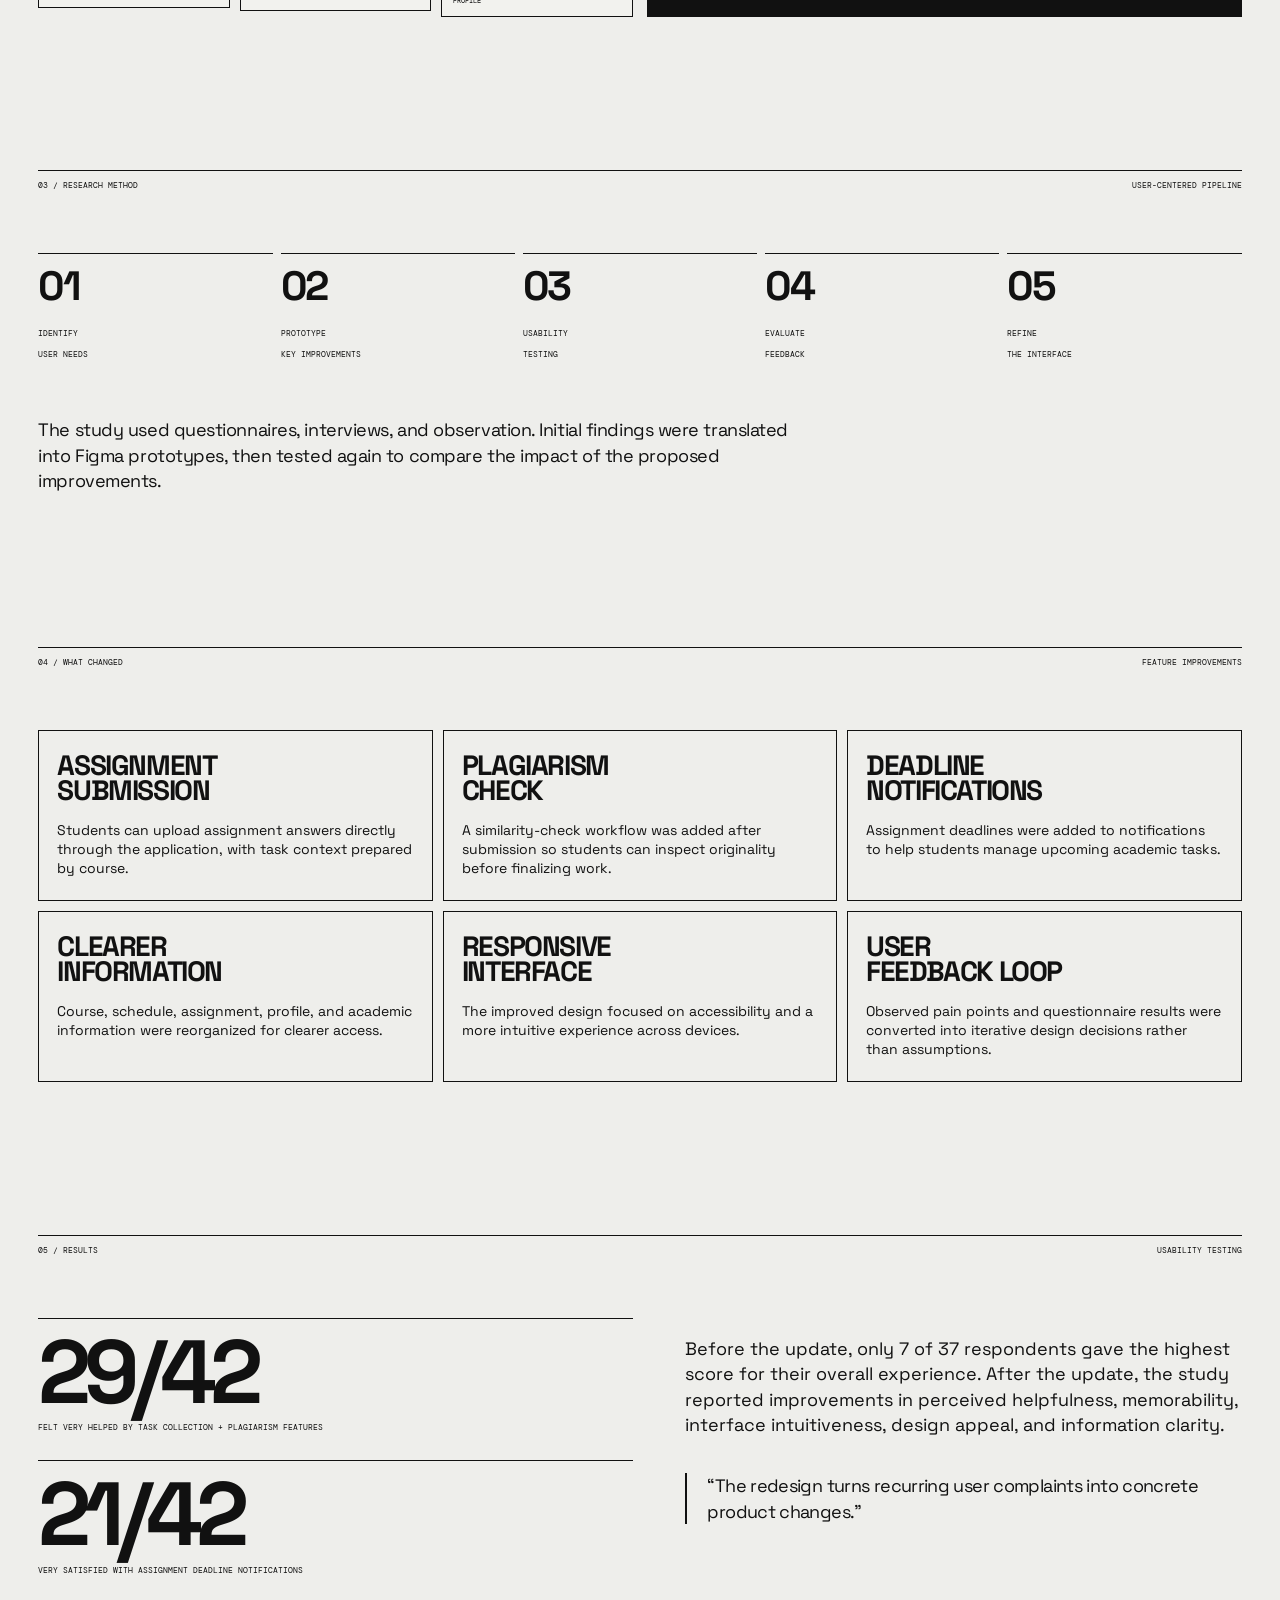
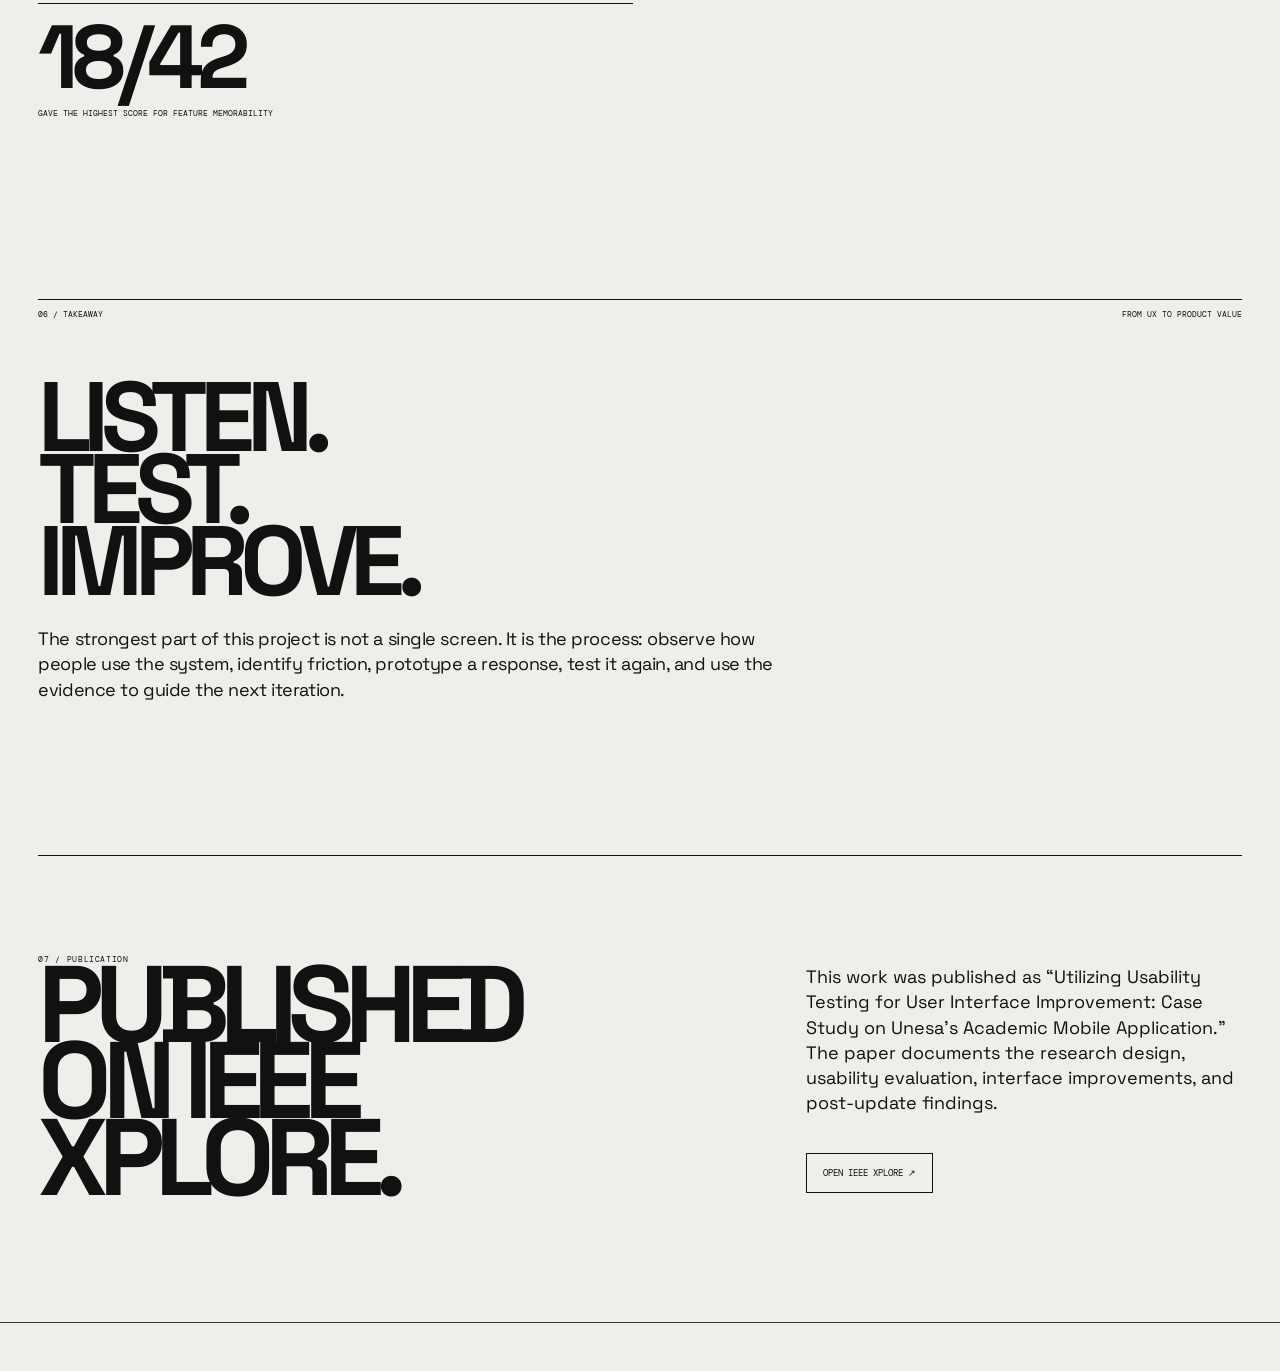
<file: unesa.html>
<!doctype html>
<html lang="en">
<head>
<meta charset="UTF-8">
<meta name="viewport" content="width=device-width,initial-scale=1,viewport-fit=cover">
<meta name="description" content="UNESA Mobile Application — usability testing and user interface improvement case study by Daffa Fazly Rashidan, published on IEEE Xplore.">
<title>UNESA Mobile — Daffa Fazly</title>
<link rel="stylesheet" href="style.css">
<style>
.unesa-page{background:var(--black);color:var(--cream);cursor:none}.unesa-main{background:var(--black)}
.unesa-hero{min-height:100svh;position:relative;padding:0 3vw;display:flex;align-items:flex-end;overflow:hidden}.unesa-meta{position:absolute;top:102px;left:3vw;right:3vw;display:flex;justify-content:space-between;font:9px var(--mono);text-transform:uppercase}.unesa-back{position:absolute;top:145px;left:3vw;font:9px var(--mono);text-transform:uppercase;opacity:.7}.unesa-heading{padding-bottom:10vh;max-width:1200px}.unesa-heading p{font:8px var(--mono);text-transform:uppercase;letter-spacing:.08em}.unesa-heading h1{margin:18px 0 24px;font-size:clamp(78px,14.5vw,240px);line-height:.67;letter-spacing:-.105em}.unesa-heading>p:last-child{max-width:720px;font:15px/1.4 var(--sans);color:#aaa;text-transform:none;letter-spacing:-.02em}.unesa-pub{position:absolute;right:3vw;bottom:10vh;width:min(310px,28vw);border-top:1px solid #444;padding-top:10px;font:8px/1.5 var(--mono);text-transform:uppercase;color:#aaa}.unesa-pub strong{display:block;color:var(--cream);font-weight:500;margin-bottom:8px}.unesa-pub a{text-decoration:underline;text-underline-offset:3px}.unesa-content{background:var(--cream);color:var(--black);padding:10vh 3vw 14vh}.unesa-intro{display:grid;grid-template-columns:1.25fr .75fr;gap:9vw;padding-bottom:9vh}.unesa-intro h2{font-size:clamp(55px,7vw,120px);line-height:.76;letter-spacing:-.08em;margin:0 0 28px}.unesa-intro p{max-width:720px;font-size:20px;line-height:1.28;letter-spacing:-.03em}.unesa-facts{display:grid;align-content:start}.unesa-facts div{border-top:1px solid #111;padding:10px 0;display:flex;justify-content:space-between;gap:20px;font:9px var(--mono);text-transform:uppercase}.unesa-facts b{font-weight:500;text-align:right;max-width:60%}.unesa-section{margin:0 0 17vh}.unesa-section-head{display:flex;justify-content:space-between;border-top:1px solid #111;padding-top:9px;margin-bottom:7vh;font:8px var(--mono);text-transform:uppercase}.unesa-copy{max-width:930px}.unesa-copy h2{margin:0 0 28px;font-size:clamp(58px,7.7vw,132px);line-height:.73;letter-spacing:-.085em}.unesa-copy p{max-width:760px;font-size:18px;line-height:1.42;letter-spacing:-.025em;margin:0 0 20px}.unesa-award{display:grid;grid-template-columns:1fr auto;gap:30px;align-items:end;border-top:1px solid #111;border-bottom:1px solid #111;padding:24px 0;margin-top:45px}.unesa-award b{font-size:clamp(32px,4vw,64px);line-height:.9;letter-spacing:-.06em}.unesa-award span{font:8px var(--mono);text-transform:uppercase;text-align:right}.unesa-gallery{display:grid;grid-template-columns:repeat(6,minmax(0,1fr));gap:10px;align-items:start}.unesa-shot{margin:0;border:1px solid #111;background:#f2f2ee;padding:8px}.unesa-shot img{display:block;width:100%;height:auto}.unesa-shot figcaption{font:7px/1.3 var(--mono);text-transform:uppercase;padding:9px 3px 3px}.unesa-before-after{display:grid;grid-template-columns:1fr 1fr;gap:14px}.unesa-side{border-top:1px solid #111;padding-top:10px}.unesa-side>h3{margin:0 0 18px;font:9px var(--mono);text-transform:uppercase}.unesa-side .unesa-gallery{grid-template-columns:repeat(3,minmax(0,1fr))}.unesa-side.after{background:#111;color:var(--cream);padding:10px 10px 14px}.unesa-side.after{border-top:0}.unesa-side.after .unesa-shot{border-color:#444;background:#181818}.unesa-side.after .unesa-shot figcaption{color:#aaa}.unesa-results{display:grid;grid-template-columns:1fr 1fr;gap:14px;align-items:start}.unesa-metric{border-top:1px solid #111;padding:18px 0 28px}.unesa-metric strong{display:block;font-size:clamp(50px,7vw,120px);line-height:.8;letter-spacing:-.08em}.unesa-metric span{display:block;margin-top:14px;font:8px var(--mono);text-transform:uppercase}.unesa-result-copy{padding-left:3vw}.unesa-result-copy p{font-size:18px;line-height:1.42;max-width:620px}.unesa-quote{margin-top:35px;border-left:2px solid #111;padding-left:20px;font-size:22px;line-height:1.2;letter-spacing:-.035em}.unesa-pipeline{display:grid;grid-template-columns:repeat(5,1fr);gap:8px}.unesa-step{border-top:1px solid #111;padding-top:14px}.unesa-step b{display:block;font-size:clamp(28px,3.2vw,50px);line-height:.9;letter-spacing:-.06em;margin-bottom:15px}.unesa-step span{font:8px/1.4 var(--mono);text-transform:uppercase}.unesa-features{display:grid;grid-template-columns:repeat(3,1fr);gap:10px}.unesa-feature{border:1px solid #111;padding:22px 18px;min-height:170px}.unesa-feature b{display:block;font-size:28px;line-height:.9;letter-spacing:-.05em;margin-bottom:18px}.unesa-feature p{font-size:14px;line-height:1.35;margin:0}.unesa-final{border-top:1px solid #111;padding-top:10vh;display:grid;grid-template-columns:1.2fr .8fr;gap:9vw}.unesa-final h2{margin:0;font-size:clamp(60px,8.5vw,145px);line-height:.7;letter-spacing:-.09em}.unesa-final p{font-size:18px;line-height:1.4}.unesa-final a{display:inline-flex;margin-top:20px;border:1px solid #111;padding:13px 16px;font:9px var(--mono);text-transform:uppercase;transition:.2s}.unesa-final a:hover{background:#111;color:var(--cream)}
@media(max-width:900px){.unesa-pub{position:static;width:auto;margin:0 0 9vh}.unesa-hero{display:block;padding-top:24vh}.unesa-heading{padding-bottom:5vh}.unesa-intro,.unesa-before-after,.unesa-results,.unesa-final{grid-template-columns:1fr;gap:50px}.unesa-gallery{grid-template-columns:repeat(3,minmax(0,1fr))}.unesa-pipeline{grid-template-columns:1fr 1fr}.unesa-features{grid-template-columns:1fr}.unesa-result-copy{padding-left:0}.unesa-content{padding:9vh 5vw 12vh}.unesa-meta{left:5vw;right:5vw}.unesa-back{left:5vw}}
@media(max-width:520px){.unesa-gallery,.unesa-side .unesa-gallery{grid-template-columns:repeat(2,minmax(0,1fr))}.unesa-pipeline{grid-template-columns:1fr}.unesa-heading h1{font-size:23vw}}
</style>
</head>
<body class="project-page unesa-page">
<div class="cursor" id="cursor"><div class="cursor-core"></div><div class="cursor-ring"></div><div class="cursor-word">VIEW</div></div>
<div class="spotify-player" id="spotifyPlayer" aria-hidden="true">
  <div class="spotify-player-head"><span>NOW PLAYING</span><button class="spotify-close" type="button" aria-label="Close Spotify player">×</button></div>
  <iframe title="Spotify playlist" src="https://open.spotify.com/embed/playlist/6gwqYtj0OmXuu1uK5KG71b?utm_source=generator&theme=0" loading="lazy" allow="autoplay; clipboard-write; encrypted-media; fullscreen; picture-in-picture"></iframe>
</div>

<header class="topbar">
  <a class="brand magnetic" href="index.html">DFR<span>.</span></a>
  <nav><a class="magnetic" href="index.html#about">About</a><a class="magnetic" href="index.html#work">Work</a><a class="magnetic" href="index.html#stack">Stack</a><a class="magnetic" href="certifications.html">Certifications</a><a class="magnetic" href="index.html#contact">Contact</a></nav>
  <div class="open"><i></i><span>Available for opportunities</span><a class="cv-trigger magnetic" href="assets/docs/Daffa-Fazly-Rashidan-CV.pdf" download="Daffa-Fazly-Rashidan-CV.pdf" aria-label="Download Daffa Fazly Rashidan CV"><span>CV</span><b aria-hidden="true">↓</b></a><button class="music-trigger magnetic" type="button" aria-label="Open Spotify playlist" aria-expanded="false">♫</button></div>
</header>
<main class="unesa-main">
<section class="unesa-hero">
  <div class="unesa-meta"><span>03 — SELECTED WORK</span><span>UX RESEARCH / MOBILE APP</span></div>
  <a class="unesa-back magnetic" href="index.html#work">← BACK TO WORK</a>
  <div class="unesa-heading reveal reveal-up"><p>CASE STUDY / IEEE PUBLICATION</p><h1>UNESA<br>MOBILE.</h1><p>A user-centered redesign study for the UNESA Siakadu mobile application, combining usability testing, UX research, and interface improvement.</p></div>
  <div class="unesa-pub reveal reveal-up"><strong>IEEE XPLORE / 2024</strong><span>Utilizing Usability Testing for User Interface Improvement: Case Study on Unesa’s Academic Mobile Application</span><br><a href="https://ieeexplore.ieee.org/document/10823907" target="_blank" rel="noreferrer">READ THE PUBLICATION ↗</a></div>
  <div class="hero-scroll-note">SCROLL TO EXPLORE ↓</div>
</section>
<section class="unesa-content">
  <div class="unesa-intro reveal reveal-up">
    <div><span class="small-label">THE PROJECT</span><h2>DESIGN<br>THROUGH<br>FEEDBACK.</h2><p>The project evaluated the UNESA Siakadu academic mobile application and translated user feedback into concrete interface and feature improvements. The study followed a user-focused cycle of needs identification, prototyping, usability testing, evaluation, and refinement.</p></div>
    <div class="unesa-facts"><div><span>PUBLICATION</span><b>IEEE Xplore</b></div><div><span>RESPONDENTS</span><b>37 initial / 42 post-update</b></div><div><span>METHOD</span><b>Mixed methods</b></div><div><span>ROLE</span><b>Research · UI/UX · Usability</b></div></div>
  </div>

  <section class="unesa-section reveal reveal-up">
    <div class="unesa-section-head"><span>01 / WHY IT MATTERS</span><span>ACADEMIC MOBILE EXPERIENCE</span></div>
    <div class="unesa-copy"><h2>AN APP<br>BUILT AROUND<br>REAL NEEDS.</h2><p>Siakadu supports academic and administrative tasks including class schedules, attendance, KRS/KHS, payment information, and access to campus news. The research identified opportunities to make those interactions more intuitive and useful for students and lecturers.</p><div class="unesa-award"><b>USER-CENTRIC<br>REDESIGN</b><span>FROM OBSERVATION<br>TO PROTOTYPE</span></div></div>
  </section>

  <section class="unesa-section reveal reveal-up">
    <div class="unesa-section-head"><span>02 / BEFORE & AFTER</span><span>INTERFACE EVOLUTION</span></div>
    <div class="unesa-before-after">
      <div class="unesa-side"><h3>01 — BEFORE / EXISTING SYSTEM</h3><div class="unesa-gallery">
        <figure class="unesa-shot reveal reveal-scale"><img src="assets/projects/unesa/before-home.png" alt="Existing Siakadu homepage" loading="lazy" decoding="async"><figcaption>Homepage</figcaption></figure>
        <figure class="unesa-shot reveal reveal-scale"><img src="assets/projects/unesa/before-notifications.png" alt="Existing Siakadu notifications" loading="lazy" decoding="async"><figcaption>Notifications</figcaption></figure>
        <figure class="unesa-shot reveal reveal-scale"><img src="assets/projects/unesa/before-schedule.png" alt="Existing Siakadu course schedule" loading="lazy" decoding="async"><figcaption>Course schedule</figcaption></figure>
        <figure class="unesa-shot reveal reveal-scale"><img src="assets/projects/unesa/before-attendance.png" alt="Existing Siakadu attendance" loading="lazy" decoding="async"><figcaption>Attendance</figcaption></figure>
        <figure class="unesa-shot reveal reveal-scale"><img src="assets/projects/unesa/before-krs.png" alt="Existing Siakadu KRS percentage" loading="lazy" decoding="async"><figcaption>KRS percentage</figcaption></figure>
        <figure class="unesa-shot reveal reveal-scale"><img src="assets/projects/unesa/before-profile.png" alt="Existing Siakadu profile" loading="lazy" decoding="async"><figcaption>Profile</figcaption></figure>
      </div></div>
      <div class="unesa-side after"><h3>02 — AFTER / IMPROVED PROTOTYPE</h3><div class="unesa-gallery">
        <figure class="unesa-shot reveal reveal-scale"><img src="assets/projects/unesa/after-submission.png" alt="Improved assignment submission page" loading="lazy" decoding="async"><figcaption>Submission</figcaption></figure>
        <figure class="unesa-shot reveal reveal-scale"><img src="assets/projects/unesa/after-course.png" alt="Improved course page" loading="lazy" decoding="async"><figcaption>Course</figcaption></figure>
        <figure class="unesa-shot reveal reveal-scale"><img src="assets/projects/unesa/after-schedule.png" alt="Improved course schedule" loading="lazy" decoding="async"><figcaption>Schedule</figcaption></figure>
        <figure class="unesa-shot reveal reveal-scale"><img src="assets/projects/unesa/after-plagiarism.png" alt="Plagiarism similarity report" loading="lazy" decoding="async"><figcaption>Plagiarism check</figcaption></figure>
        <figure class="unesa-shot reveal reveal-scale"><img src="assets/projects/unesa/after-assignments.png" alt="Improved assignment list" loading="lazy" decoding="async"><figcaption>Assignment list</figcaption></figure>
        <figure class="unesa-shot reveal reveal-scale"><img src="assets/projects/unesa/after-profile.png" alt="Improved profile page" loading="lazy" decoding="async"><figcaption>Profile</figcaption></figure>
      </div></div>
    </div>
  </section>

  <section class="unesa-section reveal reveal-up">
    <div class="unesa-section-head"><span>03 / RESEARCH METHOD</span><span>USER-CENTERED PIPELINE</span></div>
    <div class="unesa-pipeline">
      <div class="unesa-step"><b>01</b><span>Identify<br>user needs</span></div><div class="unesa-step"><b>02</b><span>Prototype<br>key improvements</span></div><div class="unesa-step"><b>03</b><span>Usability<br>testing</span></div><div class="unesa-step"><b>04</b><span>Evaluate<br>feedback</span></div><div class="unesa-step"><b>05</b><span>Refine<br>the interface</span></div>
    </div>
    <div class="unesa-copy" style="margin-top:55px"><p>The study used questionnaires, interviews, and observation. Initial findings were translated into Figma prototypes, then tested again to compare the impact of the proposed improvements.</p></div>
  </section>

  <section class="unesa-section reveal reveal-up">
    <div class="unesa-section-head"><span>04 / WHAT CHANGED</span><span>FEATURE IMPROVEMENTS</span></div>
    <div class="unesa-features">
      <article class="unesa-feature reveal reveal-up"><b>ASSIGNMENT<br>SUBMISSION</b><p>Students can upload assignment answers directly through the application, with task context prepared by course.</p></article>
      <article class="unesa-feature reveal reveal-up"><b>PLAGIARISM<br>CHECK</b><p>A similarity-check workflow was added after submission so students can inspect originality before finalizing work.</p></article>
      <article class="unesa-feature reveal reveal-up"><b>DEADLINE<br>NOTIFICATIONS</b><p>Assignment deadlines were added to notifications to help students manage upcoming academic tasks.</p></article>
      <article class="unesa-feature reveal reveal-up"><b>CLEARER<br>INFORMATION</b><p>Course, schedule, assignment, profile, and academic information were reorganized for clearer access.</p></article>
      <article class="unesa-feature reveal reveal-up"><b>RESPONSIVE<br>INTERFACE</b><p>The improved design focused on accessibility and a more intuitive experience across devices.</p></article>
      <article class="unesa-feature reveal reveal-up"><b>USER<br>FEEDBACK LOOP</b><p>Observed pain points and questionnaire results were converted into iterative design decisions rather than assumptions.</p></article>
    </div>
  </section>

  <section class="unesa-section reveal reveal-up">
    <div class="unesa-section-head"><span>05 / RESULTS</span><span>USABILITY TESTING</span></div>
    <div class="unesa-results">
      <div><div class="unesa-metric"><strong>29/42</strong><span>FELT VERY HELPED BY TASK COLLECTION + PLAGIARISM FEATURES</span></div><div class="unesa-metric"><strong>21/42</strong><span>VERY SATISFIED WITH ASSIGNMENT DEADLINE NOTIFICATIONS</span></div><div class="unesa-metric"><strong>18/42</strong><span>GAVE THE HIGHEST SCORE FOR FEATURE MEMORABILITY</span></div></div>
      <div class="unesa-result-copy"><p>Before the update, only 7 of 37 respondents gave the highest score for their overall experience. After the update, the study reported improvements in perceived helpfulness, memorability, interface intuitiveness, design appeal, and information clarity.</p><p class="unesa-quote">“The redesign turns recurring user complaints into concrete product changes.”</p></div>
    </div>
  </section>

  <section class="unesa-section reveal reveal-up">
    <div class="unesa-section-head"><span>06 / TAKEAWAY</span><span>FROM UX TO PRODUCT VALUE</span></div>
    <div class="unesa-copy"><h2>LISTEN.<br>TEST.<br>IMPROVE.</h2><p>The strongest part of this project is not a single screen. It is the process: observe how people use the system, identify friction, prototype a response, test it again, and use the evidence to guide the next iteration.</p></div>
  </section>

  <section class="unesa-final reveal reveal-up">
    <div><span class="small-label">07 / PUBLICATION</span><h2>PUBLISHED<br>ON IEEE<br>XPLORE.</h2></div>
    <div><p>This work was published as “Utilizing Usability Testing for User Interface Improvement: Case Study on Unesa’s Academic Mobile Application.” The paper documents the research design, usability evaluation, interface improvements, and post-update findings.</p><a class="magnetic" href="https://ieeexplore.ieee.org/document/10823907" target="_blank" rel="noreferrer">OPEN IEEE XPLORE ↗</a></div>
  </section>
</section>
</main>
<footer><span>DAFFA FAZLY RASHIDAN</span><span>UNESA MOBILE / IEEE</span><span>© 2026</span></footer>
<script src="project.js"></script>
<script src="subpage-motion.js"></script>
<script>
(() => {
  const reducedMotion = window.matchMedia('(prefers-reduced-motion: reduce)');

  const targets = [
    ...document.querySelectorAll('.panel'),
    ...document.querySelectorAll('.project-hero, .chinook-hero, .unesa-hero, .majadigi-hero, .cert-hero')
  ];

  const uniqueTargets = [...new Set(targets)];

  function inferTheme(el) {
    if (el.classList.contains('hero')) return 'light';
    if (el.dataset.theme) return el.dataset.theme;
    if (el.classList.contains('cert-hero') || el.classList.contains('majadigi-hero')) return 'light';
    if (el.closest('.cert-page') || el.closest('.majadigi-page')) return 'light';
    return 'dark';
  }

  uniqueTargets.forEach((el, index) => {
    if (el.querySelector(':scope > .ambient-sky')) return;

    el.classList.add('has-ambient-sky');
    el.dataset.ambientTheme = inferTheme(el);
    el.style.setProperty('--ambient-seed', String(index % 5));

    const layer = document.createElement('div');
    layer.className = 'ambient-sky';
    layer.setAttribute('aria-hidden', 'true');
    layer.innerHTML = `
      <div class="ambient-sky__field">
        <i class="ambient-sky__blob ambient-sky__blob--a"></i>
        <i class="ambient-sky__blob ambient-sky__blob--b"></i>
        <i class="ambient-sky__blob ambient-sky__blob--c"></i>
        <i class="ambient-sky__blob ambient-sky__blob--d"></i>
      </div>`;
    el.prepend(layer);
  });

  if ('IntersectionObserver' in window) {
    const observer = new IntersectionObserver((entries) => {
      entries.forEach((entry) => {
        entry.target.classList.toggle('ambient-active', entry.isIntersecting);
      });
    }, { rootMargin: '18% 0px', threshold: 0.01 });
    uniqueTargets.forEach((el) => observer.observe(el));
  } else {
    uniqueTargets.forEach((el) => el.classList.add('ambient-active'));
  }

  if (reducedMotion.matches || window.matchMedia('(pointer: coarse)').matches) return;

  let raf = 0;
  let nextX = 0;
  let nextY = 0;
  const root = document.documentElement;

  function commitPointer() {
    root.style.setProperty('--ambient-pointer-x', `${(nextX * 10).toFixed(2)}px`);
    root.style.setProperty('--ambient-pointer-y', `${(nextY * 7).toFixed(2)}px`);
    raf = 0;
  }

  window.addEventListener('pointermove', (event) => {
    nextX = (event.clientX / Math.max(1, window.innerWidth) - 0.5) * 2;
    nextY = (event.clientY / Math.max(1, window.innerHeight) - 0.5) * 2;
    if (!raf) raf = requestAnimationFrame(commitPointer);
  }, { passive: true });
})();

</script>
</body>
</html>
</file>
<file: style.css>
@import url('https://fonts.googleapis.com/css2?family=DM+Mono:wght@400;500&family=Space+Grotesk:wght@400;500;600;700&display=swap');

/* =========================================================
   ROOT / GLOBAL
   ========================================================= */

:root {
    --red: #b8b8b5;
    --cream: #eeeeeb;
    --black: #111111;
    --mid: #8e8e8a;
    --paper: #d4d4d0;

    --mono: "DM Mono", monospace;
    --sans: "Space Grotesk", Arial, sans-serif;
}

* {
    box-sizing: border-box;
}

html {
    scroll-behavior: smooth;
}

body {
    margin: 0;
    background: var(--paper);
    font-family: var(--sans);
    overflow-x: hidden;
    cursor: none;
}

body.light {
    --ink: var(--black);
}

a {
    color: inherit;
    text-decoration: none;
    cursor: none;
}

::selection {
    background: var(--black);
    color: var(--cream);
}


/* =========================================================
   SVG FILTERS
   ========================================================= */

.filters {
    position: absolute;
    width: 0;
    height: 0;
}


/* =========================================================
   PRELOADER
   ========================================================= */

.preloader {
    position: fixed;
    inset: 0;
    z-index: 1000;

    background: var(--black);
    color: var(--cream);

    display: flex;
    flex-direction: column;
    justify-content: space-between;

    padding: 24px 3vw;

    transition:
        transform 1.15s cubic-bezier(.76, 0, .16, 1);
}

.preloader.hide {
    transform: translateY(-100%);
}

.preloader-top,
.preloader-bottom {
    display: flex;
    justify-content: space-between;

    font: 9px var(--mono);
    text-transform: uppercase;
}

.preloader-top span:first-child {
    font: 700 20px var(--sans);
    letter-spacing: -0.1em;
}

.preloader-center {
    position: absolute;
    left: 3vw;
    right: 3vw;
    top: 50%;

    transform: translateY(-50%);
}

.counter {
    font: clamp(100px, 17vw, 280px) var(--sans);
    font-weight: 700;
    letter-spacing: -0.1em;
    line-height: 0.7;
}

.line {
    height: 2px;
    background: #333;
    margin-top: 35px;
}

.line i {
    display: block;
    height: 100%;
    width: 0;
    background: var(--cream);
}


/* =========================================================
   TOP BAR / NAVIGATION
   ========================================================= */

.topbar {
    position: fixed;
    z-index: 200;
    top: 0;
    left: 0;
    right: 0;

    height: 72px;
    padding: 24px 3vw;

    display: grid;
    grid-template-columns: 1fr 1fr 1fr;
    align-items: center;

    /*
       Semua elemen UI header menggunakan difference blend.
       Sumbernya putih, sehingga otomatis menjadi inverse
       terhadap background di bawahnya.

       Putih + background terang  -> gelap
       Putih + background hitam  -> putih
       Di batas dua section       -> berubah per-pixel
    */
    color: #ffffff;
    mix-blend-mode: difference;
}

.brand {
    position: relative;
    z-index: 1;

    color: #ffffff;
    font-size: 22px;
    font-weight: 700;
    letter-spacing: -0.1em;
    justify-self: start;
}

.brand span {
    color: inherit;
}

.topbar nav {
    display: flex;
    justify-content: center;
    gap: 25px;

    color: #ffffff;
    font: 10px var(--mono);
    text-transform: uppercase;
}

.topbar nav a {
    color: inherit;
}

.open {
    justify-self: end;

    display: flex;
    align-items: center;
    gap: 8px;

    color: #ffffff;
    font: 9px var(--mono);
    text-transform: uppercase;
}

.open i {
    width: 7px;
    height: 7px;
    border-radius: 50%;

    background: #ffffff;
    box-shadow: 0 0 0 4px rgba(255, 255, 255, 0.2);
}


/* =========================================================
   SCROLL PROGRESS
   ========================================================= */

.scroll-progress {
    position: fixed;
    z-index: 210;

    right: 3vw;
    top: 100px;

    height: 80px;
    width: 1px;

    background: #1113;
}

.scroll-progress i {
    display: block;
    width: 100%;
    height: 0;

    background: #111;
    transform-origin: top;
}


/* =========================================================
   CUSTOM CURSOR
   ========================================================= */

.cursor {
    position: fixed;
    z-index: 900;

    left: 0;
    top: 0;

    pointer-events: none;
    mix-blend-mode: normal;

    will-change: transform;
}

.cursor-core,
.cursor-ring,
.cursor-word {
    position: absolute;

    transform: translate(-50%, -50%);
    will-change: transform;
}

.cursor-core {
    width: 5px;
    height: 5px;

    border-radius: 50%;
    background: var(--black);
}

.cursor-ring {
    width: 30px;
    height: 30px;

    border: 1px solid var(--black);
    border-radius: 50%;

    transition:
        width 0.16s ease,
        height 0.16s ease,
        background 0.16s ease,
        border-color 0.16s ease;
}

.cursor-word {
    width: 72px;
    height: 72px;

    border-radius: 50%;

    display: grid;
    place-items: center;

    background: var(--cream);
    color: var(--black);

    font: 7px var(--mono);

    opacity: 0;

    transition: 0.25s;
}

.cursor.active .cursor-ring {
    width: 48px;
    height: 48px;

    background: var(--cream);
    border-color: var(--cream);
}

.cursor.active .cursor-core {
    opacity: 0;
}

.cursor.view .cursor-word {
    opacity: 1;
}

.cursor-trail {
    position: fixed;
    z-index: 899;

    left: 0;
    top: 0;

    width: 8px;
    height: 8px;

    border-radius: 50%;

    background: var(--mid);

    pointer-events: none;
    opacity: 0.18;
}


/* =========================================================
   GENERIC PANEL
   ========================================================= */

.panel {
    position: relative;
    min-height: 100svh;
    overflow: hidden;
}


/* =========================================================
   HERO
   ========================================================= */

.hero {
    height: 100svh;

    background: var(--paper);
    color: var(--black);

    isolation: isolate;
}

.hero-label {
    position: absolute;
    top: 105px;
    left: 3vw;

    color: #555;

    font: 9px var(--mono);
    letter-spacing: 0.1em;
}

.hero-word {
    position: absolute;
    z-index: 4;

    left: 0.9vw;
    top: 15vh;

    font-size: clamp(150px, 23vw, 430px);
    font-weight: 700;
    line-height: 0.72;
    letter-spacing: -0.11em;

    white-space: nowrap;
    /* White + difference = automatic inverse against the portrait/background. */
    color: #ffffff;
    mix-blend-mode: difference;

    will-change: transform;
}

.hero-word.second {
    top: 44vh;
    left: 11vw;
}

.hero-word.third {
    top: 69vh;
    left: 3vw;

    font-size: clamp(105px, 16.2vw, 325px);
    letter-spacing: -0.105em;
}

/* =========================================================
   HERO PORTRAIT
   ========================================================= */

.hero-portrait {
    position: absolute;
    z-index: 2;
    right: 3vw;
    bottom: -2px;
    width: clamp(380px, 48vw, 760px);
    margin: 0;
    pointer-events: none;
    transform: translate3d(0, 0, 0);
    transform-origin: 50% 100%;
    will-change: transform, opacity;
}

.hero-portrait::before {
    content: "";
    position: absolute;
    z-index: -1;
    top: 8%;
    bottom: 0;
    left: -18px;
    width: 1px;
    background: currentColor;
    opacity: 0.24;
}

.hero-portrait img {
    display: block;
    width: 100%;
    height: auto;
    filter: contrast(1.08) grayscale(1);
    mix-blend-mode: multiply;
    user-select: none;
}

.hero-portrait figcaption {
    position: absolute;
    top: 8%;
    right: -2px;
    writing-mode: vertical-rl;
    transform: rotate(180deg);
    font: 7px var(--mono);
    letter-spacing: 0.08em;
    text-transform: uppercase;
    opacity: 0.55;
}

.hero-word::after {
    content: none;
}

.hero-word .letter {
    display: inline;

    transform: none !important;
    transform-origin: 50% 80%;

    position: relative;

    will-change: transform, filter;

    backface-visibility: hidden;
}

.hero-word .letter-wave {
    transition: none;
    filter: url(#liquid);
}

.hero-copy {
    position: absolute;
    z-index: 8;

    left: 3vw;
    bottom: 42px;

    color: var(--black);

    font-size: 11px;

    display: flex;
    flex-direction: column;
}

.hero-location {
    position: absolute;
    z-index: 8;

    right: 3vw;
    bottom: 42px;

    color: var(--black);

    font-size: 10px;

    display: flex;
    flex-direction: column;

    text-align: right;
}

.hero-location span {
    opacity: 0.6;

    font: 8px var(--mono);
    text-transform: uppercase;

    margin-bottom: 4px;
}

.hero-location b {
    font-weight: 500;
}

.hero-scroll {
    position: absolute;
    z-index: 8;

    bottom: 42px;
    left: 50%;

    transform: translateX(-50%);

    color: var(--black);

    font: 8px var(--mono);
    white-space: nowrap;
}

.hero-scroll b {
    margin-left: 8px;
}

.hero-corner {
    position: absolute;
    z-index: 8;

    right: 3vw;
    top: 105px;

    color: #555;

    font: 8px var(--mono);
}


/* =========================================================
   PANEL META
   ========================================================= */

.panel-meta {
    position: absolute;
    z-index: 20;

    top: 102px;
    left: 3vw;
    right: 3vw;

    display: flex;
    justify-content: space-between;

    font: 9px var(--mono);
    text-transform: uppercase;

    /* Section labels also invert against light/dark pages. */
    color: #ffffff;
    mix-blend-mode: difference;
}


/* =========================================================
   INTRO
   ========================================================= */

.intro {
    background: var(--cream);
    color: var(--black);

    padding: 0 3vw;
}

.intro-stage {
    height: 100svh;
    position: relative;
}

.display {
    position: absolute;

    letter-spacing: -0.105em;
    line-height: 0.7;

    font-size: clamp(100px, 15.5vw, 280px);
    font-weight: 700;

    will-change: transform;
}

.display-serif {
    font-family: Georgia, serif;
    font-weight: 400;
}

.display-black {
    top: 29%;
    left: 0;
}

.display-serif {
    top: 42%;
    left: 20vw;
}

.display.right {
    top: 55%;
    right: 3vw;
}

.display.lower {
    top: 68%;
    right: 0;
}

.intro p {
    position: absolute;
    z-index: 5;

    right: 3vw;
    bottom: 18vh;

    max-width: 380px;

    font-size: 16px;
    line-height: 1.35;
}

.edge-note {
    position: absolute;

    bottom: 18px;
    left: 3vw;
    right: 3vw;

    border-top: 1px solid currentColor;

    padding-top: 9px;

    font: 8px var(--mono);
    text-transform: uppercase;
}


/* =========================================================
   SELECTED WORK
   ========================================================= */

.work {
    background: var(--black);
    color: var(--cream);
    padding: 0 3vw;
}

.work-stage {
    min-height: 100svh;
    padding-top: 16vh;
    display: flex;
    flex-direction: column;
    justify-content: center;
    gap: 0;
}

.work-item {
    height: 20vh;
    min-height: 125px;
    display: grid;
    grid-template-columns: 7% 1fr auto;
    align-items: center;
    border-top: 1px solid #444;
    position: relative;
    overflow: hidden;
    text-decoration: none;
    color: #fff;
    will-change: transform, opacity;
    transition: padding 0.35s ease;
}

.work-item:last-child {
    border-bottom: 1px solid #444;
}

/* The inverse band is the interaction itself. It stays invisible until hover. */
.work-item::before {
    content: "";
    position: absolute;
    inset: 0;
    background: var(--cream);
    transform: scaleY(0);
    transform-origin: center;
    transition: transform 0.35s cubic-bezier(.22,.61,.36,1);
    z-index: 0;
    pointer-events: none;
}

.work-item:hover::before,
.work-item:focus-visible::before {
    transform: scaleY(1);
}

.work-item > .work-num,
.work-item > .work-title,
.work-item > .work-info {
    position: relative;
    z-index: 1;
    color: #fff;
    mix-blend-mode: difference;
}

.work-num {
    font: 9px var(--mono);
    color: #fff;
}

.work-title {
    font-size: clamp(60px, 10.5vw, 190px);
    font-weight: 700;
    letter-spacing: -0.1em;
    line-height: 0.65;
    white-space: nowrap;
    transition: transform 0.35s cubic-bezier(.22,.61,.36,1);
}

.work-item:hover .work-title,
.work-item:focus-visible .work-title {
    transform: translateX(0.6vw);
}

.work-info {
    font: 8px var(--mono);
    text-transform: uppercase;
    text-align: right;
    line-height: 1.7;
    color: #aaa;
}

.work-item:hover,
.work-item:focus-visible {
    padding: 0 1.2vw;
}

.work-item:focus-visible {
    outline: 1px solid #fff;
    outline-offset: -1px;
}

/* =========================================================
   WORK FOOTER
   ========================================================= */

.work-footer {
    position: absolute;

    bottom: 18px;
    left: 3vw;
    right: 3vw;

    border-top: 1px solid #444;

    padding-top: 8px;

    display: flex;
    justify-content: space-between;

    font: 8px var(--mono);

    color: #ffffff;
    mix-blend-mode: difference;
}


/* =========================================================
   EXPERIENCE
   ========================================================= */

.experience {
    background: var(--cream);
    color: var(--black);

    padding: 0 3vw;
}

.experience-list {
    height: 100svh;

    padding-top: 20vh;

    display: flex;
    flex-direction: column;
    justify-content: center;
}

.exp {
    display: grid;
    grid-template-columns: 13% 37% 1fr;

    gap: 30px;

    border-top: 1px solid var(--black);

    padding: 28px 0;

    will-change: transform;
}

.exp:last-child {
    border-bottom: 1px solid var(--black);
}

.exp-date,
.exp-role {
    font: 8px var(--mono);
    text-transform: uppercase;
}

.exp-company {
    font-size: 22px;
    line-height: 1;
    letter-spacing: -0.03em;
}

.exp-text {
    max-width: 470px;

    font-size: 13px;
    line-height: 1.4;
}


/* =========================================================
   STACK / SKILLS
   ========================================================= */

.stack {
    background: var(--black);
    color: var(--cream);

    padding: 0 3vw;
}

.stack .panel-meta {
    color: var(--cream);
}

.stack-title {
    position: absolute;

    left: 3vw;
    top: 15%;

    font-size: clamp(100px, 15vw, 250px);
    font-weight: 700;

    letter-spacing: -0.11em;
    line-height: 0.62;

    will-change: transform;
}

.stack-title em {
    display: block;

    font-family: Georgia, serif;
    font-weight: 400;

    margin-left: 8vw;
}

.skill-cloud {
    position: absolute;
    z-index: 5;

    left: 3vw;
    right: 3vw;
    bottom: 7vh;

    display: grid;
    grid-template-columns: repeat(6, minmax(0, 1fr));
    gap: 8px;
}

.skill {
    min-height: 82px;

    display: flex;
    flex-direction: column;
    align-items: center;
    justify-content: center;
    gap: 6px;

    color: var(--cream);
    border: 1px solid rgba(242, 240, 236, 0.28);

    padding: 8px;

    transition:
        transform 0.35s cubic-bezier(0.2, 0.8, 0.2, 1),
        border-color 0.35s ease;
}

.skill-icon {
    width: 20px;
    height: 20px;

    display: grid;
    place-items: center;

    border: 1px solid rgba(242, 240, 236, 0.55);
    border-radius: 5px;
    padding: 3px;

    color: var(--cream);
}

.skill-icon img {
    width: 100%;
    height: 100%;

    display: block;
    object-fit: contain;
    object-position: center;
    filter: grayscale(1) brightness(0) invert(1);
}

.skill-name {
    max-width: 100%;

    font: 8px var(--mono);
    line-height: 1.35;
    text-align: center;
    text-transform: uppercase;
    letter-spacing: 0.02em;
}

.skill:hover {
    border-color: rgba(242, 240, 236, 0.72);
    transform: translateY(-5px);
}

.skill:hover .skill-icon,
.skill:hover .skill-name {
    color: var(--cream);
}

.stack-orb {
    display: none;
}


/* =========================================================
   CONTACT
   ========================================================= */

.contact {
    background: var(--cream);
    color: var(--black);

    padding: 0 3vw;
}

.contact-title {
    position: absolute;

    top: 29%;
    left: 3vw;

    font-size: clamp(100px, 15vw, 270px);
    font-weight: 700;

    line-height: 0.66;
    letter-spacing: -0.11em;
}

.contact-title em {
    display: block;

    font-family: Georgia, serif;
    font-weight: 400;

    margin-left: 5vw;
}

.contact-bottom {
    position: absolute;

    left: 3vw;
    right: 3vw;
    bottom: 18px;

    border-top: 1px solid var(--black);

    padding-top: 9px;

    display: grid;
    grid-template-columns: 1fr auto auto;

    gap: 25px;

    font: 9px var(--mono);
    text-transform: uppercase;
}

.contact-bottom a:first-child {
    font-size: 12px;
    text-transform: none;

    border-bottom: 1px solid var(--black);

    width: max-content;
}


/* =========================================================
   FOOTER
   ========================================================= */

footer {
    background: var(--cream);
    color: var(--black);

    display: flex;
    justify-content: space-between;

    padding: 13px 3vw 25px;

    font: 8px var(--mono);
    text-transform: uppercase;
}


/* =========================================================
   HERO TYPOGRAPHY
   ========================================================= */

.hero-word {
    filter: none;
    will-change: transform;
}

.hero-word .letter {
    display: inline;
    filter: none;
}

/* Cursor wave is disabled for the hero. */
.hero-distort {
    display: none !important;
}

.cursor {
    will-change: transform;
}


/* =========================================================
   MOBILE
   ========================================================= */

@media (max-width: 800px) {

    .hero-portrait {
        right: 3vw;
        bottom: 3vh;
        width: 38vw;
        opacity: 0.86;
    }

    .hero-portrait figcaption {
        display: none;
    }

    .hero-portrait::before {
        left: -8px;
    }

    body {
        cursor: auto;
    }

    a {
        cursor: pointer;
    }

    .cursor,
    .cursor-trail {
        display: none;
    }

    .topbar {
        grid-template-columns: 1fr auto;
        padding: 18px 5vw;
    }

    .topbar nav {
        display: none;
    }

    .panel-meta {
        left: 5vw;
        right: 5vw;
    }

    .hero-label {
        left: 5vw;
    }

    .hero-word {
        font-size: 27vw;
        left: 1vw;
        top: 20vh;
    }

    .hero-word.second {
        left: 9vw;
        top: 47vh;
    }

    .hero-word.third {
        left: 3vw;
        top: 70vh;
        font-size: 15.5vw;
    }

    .hero-copy {
        left: 5vw;
    }

    .hero-location {
        right: 5vw;
    }

    .hero-scroll {
        display: none;
    }

    .intro,
    .work,
    .experience,
    .stack,
    .contact {
        padding-left: 5vw;
        padding-right: 5vw;
    }

    .display {
        font-size: 25vw;
    }

    .display-serif {
        left: 15vw;
    }

    .display.right {
        right: 0;
    }

    .intro p {
        left: 5vw;
        right: 5vw;
        bottom: 12vh;
    }

    .work-stage {
        padding-top: 17vh;
    }

    .work-item {
        grid-template-columns: 10% 1fr;
        height: 17vh;
    }

    .work-title {
        font-size: 17vw;
    }

    .work-info {
        display: none;
    }

    .experience-list {
        padding-top: 18vh;
    }

    .exp {
        grid-template-columns: 1fr;
        gap: 10px;
    }

    .stack-title {
        left: 5vw;
        top: 20%;
        font-size: 27vw;
    }

    .skill-cloud {
        left: 5vw;
        right: 5vw;
        bottom: 10vh;
        gap: 6px;
    }

    .skill {
        min-height: 72px;
    }

    .skill-icon {
        width: 20px;
        height: 20px;
        border-radius: 5px;
        padding: 3px;
    }

    .stack-orb {
        width: 70vw;
        height: 70vw;
        right: -20vw;
    }

    .contact-title {
        left: 5vw;
        font-size: 24vw;
    }

    .contact-bottom {
        left: 5vw;
        right: 5vw;

        grid-template-columns: 1fr;
        gap: 14px;
    }

    .contact {
        min-height: 100svh;
    }

    footer {
        padding-left: 5vw;
        padding-right: 5vw;

        display: block;
        line-height: 2;
    }
}


/* =========================================================
   ACCESSIBILITY — REDUCED MOTION
   ========================================================= */

@media (prefers-reduced-motion: reduce) {

    * {
        scroll-behavior: auto !important;
        animation: none !important;
        transition: none !important;
    }
}


/* =========================================================
   HERO → ABOUT SCROLL TRANSITION
   =========================================================

   The hero remains visually stable while scrolling.
   The next page rises over it, creating a clean editorial
   hand-off into the cream About section.
   ========================================================= */

.hero {
    position: sticky;
    top: 0;
    z-index: 1;

    /* Keeps the hero pinned without moving its typography. */
    height: 100svh;
}

.hero::after {
    content: "";

    position: absolute;
    z-index: 12;

    left: 0;
    right: 0;
    bottom: 0;

    height: var(--hero-reveal, 0%);

    background: var(--cream);
    opacity: 0.08;

    pointer-events: none;

    transition: opacity 0.2s linear;
}

.hero.is-scrolling::after {
    opacity: 0.12;
}

.intro,
.work,
.experience,
.stack,
.contact {
    position: relative;
    z-index: 2;
}

/* A slight top-edge lift makes the About page feel like it is
   physically sliding over the hero instead of simply appearing. */
.intro {
    box-shadow: 0 -18px 35px rgba(17, 17, 17, 0.06);
}

@media (max-width: 800px) {
    .hero {
        position: relative;
        z-index: 1;
    }

    .hero::after {
        display: none;
    }
}

/* =========================================================
   V7 — HERO SCROLL MOTION + BLUR TRANSITION
   =========================================================

   The hero remains pinned while scrolling into About.
   Typography moves gently with scroll, using different trajectories
   for DAFFA, FAZLY and RASHIDAN.

   The cursor does not distort the hero typography. Cursor interaction
   remains available elsewhere on the page.
   ========================================================= */

.hero {
    --hero-blur: 0px;

    filter: blur(var(--hero-blur));
    transform: none;
    transform-origin: center center;

    will-change: filter;
}

.hero::after {
    height: var(--hero-reveal, 0%);
    opacity: 0.08;
    transition: none;
}

.hero.is-scrolling::after {
    opacity: 0.12;
}

.hero-word,
.hero-word.second,
.hero-word.third {
    will-change: transform;
    transition: none;
}

/* Disable the cursor-wave layer on the main page. */
.hero-distort {
    display: none !important;
}

@media (max-width: 800px) {
    .hero {
        filter: none;
        transform: none;
    }
}


/* =========================================================
   V11 — HERO TYPOGRAPHY SCROLL STRETCH
   =========================================================

   The cursor no longer affects DAFFA / FAZLY / RASHIDAN.
   Instead, the three words stretch horizontally as the page
   scrolls toward About. The CSS variable is used so this rule
   also overrides the earlier static transform declaration.
   ========================================================= */

.hero-word,
.hero-word.second,
.hero-word.third {
    transform: var(--hero-transform, none) !important;

    /* Anchor the lower edge and stretch upward, like the reference. */
    transform-origin: 50% 100%;

    transition: none;
    will-change: transform;
    backface-visibility: hidden;
}

/* The longest name gets the strongest elongation. */
.hero-word.third {
    transform-origin: 50% 100%;
}

/* The hero itself can still blur during the hand-off to About. */
.hero {
    will-change: filter;
}


/* =========================================================
   V13 — EDITORIAL PORTRAIT MOTION
   ========================================================= */

.hero-portrait {
    --portrait-y: 0px;
    --portrait-scale: 1;
    --portrait-opacity: 1;
    transform: translate3d(0, var(--portrait-y), 0)
               scale(var(--portrait-scale));
    opacity: var(--portrait-opacity);
}

/* =========================================================
   PORTRAIT / TYPE OVERLAP
   ========================================================= */

/* The portrait is intentionally behind the hero type. The type uses
   difference blending, so its white source color automatically becomes
   the visual inverse of whatever is underneath it — including the portrait. */
.hero-portrait {
    overflow: visible;
}

@media (max-width: 900px) {
    .hero-portrait {
        right: 1vw;
        width: min(72vw, 560px);
    }

    .hero-word {
        mix-blend-mode: difference;
    }
}

/* Selected Work inverse interaction is defined above. */

/* =========================================================
   TOOLKIT ICON GRID — RESPONSIVE
   ========================================================= */

@media (max-width: 1100px) {
    .skill-cloud {
        grid-template-columns: repeat(4, minmax(0, 1fr));
        bottom: 7vh;
    }
}

@media (max-width: 700px) {
    .skill-cloud {
        position: absolute;
        left: 5vw;
        right: 5vw;
        bottom: 7vh;

        grid-template-columns: repeat(3, minmax(0, 1fr));
        gap: 8px;
    }

    .skill {
        min-height: 92px;
        padding: 10px 6px;
        gap: 7px;
    }

    .skill-icon {
        width: 32px;
        height: 32px;
    }

    .skill-name {
        font-size: 7px;
    }
}

/* =========================================================
   TOOLKIT — LARGE EDITORIAL TITLE + SMALL ROUNDED ICON BOXES
   ========================================================= */

.stack-title {
    top: 17%;
    left: 3vw;
    font-size: clamp(110px, 15vw, 255px);
    line-height: 0.61;
    letter-spacing: -0.115em;
}

.stack-title em {
    margin-left: 7vw;
}

.skill-cloud {
    left: 3vw;
    right: 3vw;
    bottom: 7vh;
    gap: 8px;
}

.skill {
    min-height: 82px;
    padding: 11px 8px 9px;
    gap: 7px;
    border: 1px solid rgba(242, 240, 236, 0.24);
    border-radius: 0;
    justify-content: center;
}

.skill-icon {
    width: 31px;
    height: 31px;
    border: 1px solid rgba(242, 240, 236, 0.42);
    border-radius: 9px;
    padding: 7px;
    flex: 0 0 auto;
}

.skill-icon img {
    width: 100%;
    height: 100%;
    object-fit: contain;
    filter: none;
}

.skill-name {
    font-size: 7px;
    letter-spacing: 0.025em;
    line-height: 1.25;
}

.skill:hover {
    transform: translateY(-3px);
    border-color: rgba(242, 240, 236, 0.48);
}

.skill:hover .skill-icon,
.skill:hover .skill-name {
    color: var(--cream);
}

@media (max-width: 1100px) {
    .stack-title {
        top: 17%;
        font-size: clamp(90px, 16vw, 190px);
    }

    .skill-cloud {
        bottom: 6vh;
    }
}

@media (max-width: 700px) {
    .stack-title {
        left: 5vw;
        top: 19%;
        font-size: 25vw;
    }

    .skill-cloud {
        left: 5vw;
        right: 5vw;
        bottom: 6vh;
        gap: 7px;
    }

    .skill {
        min-height: 76px;
        padding: 9px 5px 8px;
    }

    .skill-icon {
        width: 28px;
        height: 28px;
        padding: 6px;
        border-radius: 8px;
    }

    .skill-name {
        font-size: 6px;
    }
}

/* =========================================================
   TOOLKIT V21 — TRANSPARENT / MODERN EDITORIAL REFINEMENT
   ========================================================= */

.stack {
    overflow: hidden;
}

.stack-title {
    top: 14%;
    left: 3vw;
    font-size: clamp(125px, 18vw, 310px);
    line-height: 0.60;
    letter-spacing: -0.12em;
    z-index: 2;
}

.stack-title em {
    margin-left: 7vw;
}

.skill-cloud {
    left: 3vw;
    right: 3vw;
    bottom: 6vh;
    gap: 7px;
    z-index: 6;
}

.skill {
    min-height: 76px;
    padding: 10px 8px 9px;
    gap: 6px;
    background: transparent;
    border: 1px solid rgba(242, 240, 236, 0.18);
    border-radius: 0;
    backdrop-filter: none;
    -webkit-backdrop-filter: none;
    transition:
        transform 0.35s cubic-bezier(0.2, 0.8, 0.2, 1),
        border-color 0.35s ease,
        background-color 0.35s ease;
}

.skill:hover {
    transform: translateY(-4px);
    border-color: rgba(242, 240, 236, 0.42);
    background: rgba(242, 240, 236, 0.035);
}

.skill-icon {
    width: 19px;
    height: 19px;
    padding: 3px;
    border: 1px solid rgba(242, 240, 236, 0.42);
    border-radius: 5px;
    background: transparent;
    flex: 0 0 auto;
}

.skill-icon img {
    width: 100%;
    height: 100%;
    display: block;
    object-fit: contain;
    filter: none;
}

.skill-name {
    font-size: 7px;
    line-height: 1.2;
    letter-spacing: 0.035em;
}

.skill:hover .skill-icon,
.skill:hover .skill-name {
    color: var(--cream);
}

@media (max-width: 1100px) {
    .stack-title {
        top: 15%;
        font-size: clamp(100px, 18vw, 220px);
    }

    .skill-cloud {
        bottom: 5vh;
    }
}

@media (max-width: 700px) {
    .stack-title {
        left: 5vw;
        top: 18%;
        font-size: 25vw;
        line-height: 0.62;
    }

    .skill-cloud {
        left: 5vw;
        right: 5vw;
        bottom: 5vh;
        gap: 6px;
    }

    .skill {
        min-height: 70px;
        padding: 8px 4px;
    }

    .skill-icon {
        width: 18px;
        height: 18px;
        padding: 3px;
        border-radius: 5px;
    }

    .skill-name {
        font-size: 6px;
    }
}


/* =========================================================
   TOOLKIT V23 — MINIMAL ICON + LABEL ONLY
   ========================================================= */

.skill-cloud {
    display: grid;
}

.skill {
    min-height: 76px;
    padding: 10px 8px 8px;
    gap: 7px;
    border: 0 !important;
    outline: 0 !important;
    border-radius: 0;
    background: transparent !important;
    box-shadow: none !important;
    transform: none !important;
    transition: opacity 0.25s ease;
}

.skill:hover {
    border: 0 !important;
    background: transparent !important;
    box-shadow: none !important;
    transform: none !important;
    opacity: 0.78;
}

.skill-icon {
    width: 19px;
    height: 19px;
    padding: 3px;
    border: 1px solid rgba(242, 240, 236, 0.42);
    border-radius: 5px;
    background: transparent;
}

.skill:hover .skill-icon,
.skill:hover .skill-name {
    color: var(--cream);
}

@media (max-width: 700px) {
    .skill {
        min-height: 62px;
        padding: 7px 4px;
        gap: 6px;
    }

    .skill-icon {
        width: 18px;
        height: 18px;
        padding: 3px;
        border-radius: 5px;
    }
}

/* =========================================================
   V24 — TOOL ICON SCALE + MODERN INVERSE CURSOR
   ========================================================= */

/* Keep the toolkit minimal: no card/hover box, just icon + label. */
.skill {
    border: 0 !important;
    outline: 0 !important;
    background: transparent !important;
    box-shadow: none !important;
    transform: none !important;
    opacity: 1;
}

.skill:hover {
    border: 0 !important;
    background: transparent !important;
    box-shadow: none !important;
    transform: none !important;
    opacity: 1;
}

/* Slightly larger icon while keeping the small rounded frame. */
.skill-icon {
    width: 28px;
    height: 28px;
    padding: 4px;
    border: 1px solid rgba(242, 240, 236, 0.42);
    border-radius: 7px;
    transition: transform 0.35s cubic-bezier(.16, 1, .3, 1),
                border-color 0.35s ease;
}

.skill-icon img {
    width: 100%;
    height: 100%;
    object-fit: contain;
    display: block;
}

.skill:hover .skill-icon {
    transform: scale(1.08);
    border-color: rgba(242, 240, 236, 0.72);
}

.skill-name {
    font-size: 8px;
    line-height: 1.25;
    letter-spacing: 0.035em;
}

/* Modern cursor: white + difference makes it automatically inverse
   on both the dark and light sections of the portfolio. */
.cursor {
    z-index: 9999;
    mix-blend-mode: difference;
}

.cursor-core,
.cursor-ring,
.cursor-word {
    background: #fff;
}

.cursor-core {
    width: 5px;
    height: 5px;
}

.cursor-ring {
    width: 26px;
    height: 26px;
    border: 1px solid #fff;
    background: transparent;
    transition:
        width 0.45s cubic-bezier(.16, 1, .3, 1),
        height 0.45s cubic-bezier(.16, 1, .3, 1),
        opacity 0.3s ease,
        background 0.3s ease;
}

.cursor.active .cursor-ring {
    width: 46px;
    height: 46px;
    background: #fff;
    border-color: #fff;
}

.cursor.active .cursor-core {
    opacity: 0;
}

.cursor-trail {
    z-index: 9998;
    mix-blend-mode: difference;
    background: #fff;
    opacity: 0.38;
    transition: opacity 0.25s ease;
}

@media (max-width: 700px) {
    .skill-icon {
        width: 24px;
        height: 24px;
        padding: 3px;
        border-radius: 6px;
    }

    .skill-name {
        font-size: 6px;
    }
}


/* =========================================================
   V25 — TOOLKIT COMPACT GRID + SCROLL MOTION
   ========================================================= */
.skill-cloud {
    left: 10vw;
    right: 10vw;
    bottom: 6vh;
    gap: 2px;
    z-index: 6;
}

.skill {
    min-height: 70px;
    padding: 8px 5px 7px;
    gap: 7px;
    transform: translate3d(var(--skill-x, 0px), var(--skill-y, 0px), 0)
               rotate(var(--skill-r, 0deg))
               scale(var(--skill-s, 1));
    transition: opacity 0.3s ease, transform 0.2s ease;
    will-change: transform;
}

.skill:hover {
    opacity: 1;
    transform: translate3d(var(--skill-x, 0px), var(--skill-y, 0px), 0)
               rotate(var(--skill-r, 0deg))
               scale(1.06);
}

.skill-icon {
    width: 30px;
    height: 30px;
    padding: 5px;
    border-radius: 8px;
    transition: transform 0.35s cubic-bezier(.16, 1, .3, 1);
}

.skill:hover .skill-icon {
    transform: scale(1.08);
}

.skill-name {
    font-size: 7px;
}

@media (max-width: 1100px) {
    .skill-cloud {
        left: 7vw;
        right: 7vw;
    }
}

@media (max-width: 700px) {
    .skill-cloud {
        left: 5vw;
        right: 5vw;
        gap: 2px;
    }

    .skill {
        min-height: 68px;
        padding: 7px 3px;
        gap: 5px;
    }

    .skill-icon {
        width: 25px;
        height: 25px;
        padding: 4px;
        border-radius: 7px;
    }
}


/* =========================================================
   V26 — DENSER TOOLKIT + VISIBLE SCROLL-DRIVEN ICON MOTION
   ========================================================= */
.skill-cloud {
    left: 14vw;
    right: 14vw;
    bottom: 6vh;
    gap: 1px;
}

.skill {
    min-height: 64px;
    padding: 5px 4px 6px;
    gap: 6px;
    transform: none !important;
    transition: opacity 0.25s ease;
}

.skill:hover {
    transform: none !important;
    opacity: 1;
}

.skill-icon {
    width: 36px;
    height: 36px;
    padding: 5px;
    border-radius: 8px;
    transform: translate3d(var(--icon-x, 0px), var(--icon-y, 0px), 0)
               rotate(var(--icon-r, 0deg))
               scale(var(--icon-s, 1));
    transition: transform 0.12s linear, border-color 0.25s ease;
    will-change: transform;
}

.skill:hover .skill-icon {
    transform: translate3d(var(--icon-x, 0px), var(--icon-y, 0px), 0)
               rotate(var(--icon-r, 0deg))
               scale(calc(var(--icon-s, 1) * 1.08));
}

.skill-name {
    font-size: 7px;
    line-height: 1.2;
}

@media (max-width: 1100px) {
    .skill-cloud {
        left: 9vw;
        right: 9vw;
    }

    .skill-icon {
        width: 34px;
        height: 34px;
    }
}

@media (max-width: 700px) {
    .skill-cloud {
        left: 5vw;
        right: 5vw;
        gap: 1px;
    }

    .skill {
        min-height: 62px;
        padding: 5px 2px;
    }

    .skill-icon {
        width: 28px;
        height: 28px;
        padding: 4px;
        border-radius: 7px;
    }

    .skill-name {
        font-size: 6px;
    }
}


/* =========================================================
   V27 — DENSE STATIC TOOLKIT + SELECTED WORK DETAIL
   ========================================================= */

/* Selected work rows are links, while the custom cursor handles pointer feedback. */
.work-item {
    text-decoration: none;
    color: inherit;
    cursor: none;
}

/* Dense toolkit: compact width, no visible cards, static icons. */
.skill-cloud {
    left: 50%;
    right: auto;
    width: min(900px, 82vw);
    transform: translateX(-50%);
    bottom: 6vh;
    grid-template-columns: repeat(6, minmax(0, 1fr));
    column-gap: 22px;
    row-gap: 22px;
}

.skill {
    min-height: 68px;
    padding: 5px 3px;
    gap: 7px;
    border: 0;
    border-radius: 0;
    background: transparent;
    transition: none;
}

.skill:hover {
    transform: none;
    border: 0;
    background: transparent;
}

.skill-icon {
    width: 29px;
    height: 29px;
    padding: 5px;
    border: 1px solid rgba(242, 240, 236, 0.42);
    border-radius: 7px;
    transition: none;
}

.skill:hover .skill-icon,
.skill:hover .skill-name {
    color: var(--cream);
}

.skill-name {
    font-size: 7px;
    line-height: 1.15;
}

/* Disable every scroll-driven transform variable for toolkit icons. */
#skillCloud .skill,
#skillCloud .skill:hover,
#skillCloud .skill-icon,
#skillCloud .skill-name {
    transform: none !important;
    transition: none !important;
}

/* =========================================================
   SELECTED WORK DETAIL PAGE
   ========================================================= */

.project-page {
    background: var(--black);
    color: var(--cream);
    cursor: none;
}

.project-main {
    background: var(--black);
}

.project-hero {
    min-height: 100svh;
    position: relative;
    padding: 0 3vw;
    display: flex;
    align-items: flex-end;
    overflow: hidden;
}

.project-meta {
    position: absolute;
    top: 102px;
    left: 3vw;
    right: 3vw;
    display: flex;
    justify-content: space-between;
    font: 9px var(--mono);
    text-transform: uppercase;
    color: var(--cream);
    opacity: .9;
}

.project-back {
    position: absolute;
    top: 145px;
    left: 3vw;
    font: 9px var(--mono);
    text-transform: uppercase;
    opacity: .65;
}

.project-heading {
    padding-bottom: 10vh;
    max-width: 1050px;
}

.project-heading p:first-child,
.small-label,
.visual-label {
    font: 8px var(--mono);
    text-transform: uppercase;
    letter-spacing: .08em;
}

.project-heading h1 {
    margin: 18px 0 24px;
    font-size: clamp(100px, 16vw, 270px);
    line-height: .64;
    letter-spacing: -.11em;
    font-weight: 700;
}

.project-heading h1 br + * { display: none; }

.project-heading > p:last-child {
    max-width: 540px;
    margin: 0;
    font-size: 15px;
    line-height: 1.4;
    color: #aaa;
}

.project-content {
    background: var(--cream);
    color: var(--black);
    padding: 12vh 3vw 16vh;
}

.project-intro {
    display: grid;
    grid-template-columns: 1.5fr .8fr;
    gap: 10vw;
    padding-bottom: 12vh;
}

.project-intro p {
    max-width: 700px;
    margin: 18px 0 0;
    font-size: clamp(20px, 2.2vw, 34px);
    line-height: 1.12;
    letter-spacing: -.04em;
}

.project-facts {
    display: grid;
    align-content: start;
    gap: 18px;
}

.project-facts div {
    border-top: 1px solid #111;
    padding-top: 8px;
    display: flex;
    justify-content: space-between;
    gap: 20px;
    font: 9px var(--mono);
    text-transform: uppercase;
}

.project-facts b { font-weight: 500; text-align: right; }

.project-visual {
    margin-bottom: 8vh;
}

.visual-label { margin-bottom: 10px; opacity: .55; }

.fake-dashboard {
    min-height: 560px;
    background: #171717;
    color: var(--cream);
    display: grid;
    grid-template-columns: 58px 1fr;
    overflow: hidden;
}

.fake-sidebar {
    border-right: 1px solid #383838;
    padding: 22px 17px;
    display: flex;
    flex-direction: column;
    gap: 24px;
}

.fake-sidebar i {
    width: 22px;
    height: 22px;
    border: 1px solid #777;
    border-radius: 50%;
}

.fake-dashboard-main { padding: 30px; }
.fake-top { display:flex; justify-content:space-between; font:9px var(--mono); opacity:.75; }
.fake-cards { display:grid; grid-template-columns:repeat(3,1fr); gap:12px; margin:34px 0; }
.fake-cards span { height:90px; border:1px solid #3d3d3d; }
.fake-chart { height:230px; border-top:1px solid #444; border-bottom:1px solid #444; display:flex; align-items:flex-end; gap:3%; padding:15px 2%; }
.fake-chart i { display:block; width:8%; height:var(--h); background:#e8e8e4; opacity:.85; }
.fake-chart i:nth-child(1){--h:32%}.fake-chart i:nth-child(2){--h:48%}.fake-chart i:nth-child(3){--h:40%}.fake-chart i:nth-child(4){--h:71%}.fake-chart i:nth-child(5){--h:59%}.fake-chart i:nth-child(6){--h:82%}.fake-chart i:nth-child(7){--h:91%}.fake-chart i:nth-child(8){--h:76%}
.fake-bars { display:grid; gap:10px; margin-top:26px; }
.fake-bars i { display:block; height:7px; background:#6e6e6e; }
.fake-bars i:nth-child(1){width:82%}.fake-bars i:nth-child(2){width:64%}.fake-bars i:nth-child(3){width:73%}.fake-bars i:nth-child(4){width:48%}

.project-grid {
    display:grid;
    grid-template-columns: 1fr 1fr;
    gap:14px;
    margin-bottom: 14vh;
}

.dummy-image {
    min-height: 430px;
    margin:0;
    background:#c8c8c4;
    position:relative;
    display:flex;
    align-items:center;
    justify-content:center;
    overflow:hidden;
}

.dummy-image::before,
.dummy-image::after {
    content:"";
    position:absolute;
    border:1px solid rgba(17,17,17,.35);
    border-radius:50%;
}
.dummy-image::before { width:65%; aspect-ratio:1; }
.dummy-image::after { width:28%; aspect-ratio:1; }
.dummy-image div { position:relative; z-index:2; font:10px var(--mono); }
.dummy-image figcaption { position:absolute; left:15px; bottom:13px; font:8px var(--mono); text-transform:uppercase; }
.image-b { background:#b5b5b1; }

.project-results { border-top:1px solid #111; padding-top:10vh; display:grid; grid-template-columns:1.2fr 1fr; gap:8vw; align-items:end; }
.results-title { font-size:clamp(70px,10vw,170px); line-height:.65; letter-spacing:-.1em; font-weight:700; }
.results-title em { display:block; font-family:Georgia,serif; font-weight:400; margin-left:4vw; }
.metrics { display:grid; grid-template-columns:repeat(3,1fr); gap:20px; }
.metrics div { border-top:1px solid #111; padding-top:9px; }
.metrics strong { display:block; font-size:clamp(34px,4vw,62px); letter-spacing:-.06em; }
.metrics span { font:8px var(--mono); text-transform:uppercase; }

.project-chart-section { margin-top:16vh; }
.large-chart { margin-top:22px; display:grid; grid-template-columns:45px 1fr; min-height:340px; }
.chart-y { display:flex; flex-direction:column; justify-content:space-between; font:7px var(--mono); opacity:.55; padding:4px 0 28px; }
.chart-area { border-left:1px solid #111; border-bottom:1px solid #111; position:relative; }
.chart-area svg { width:100%; height:290px; display:block; }
.chart-x { display:flex; justify-content:space-between; padding:9px 0; font:7px var(--mono); }

.project-page footer { background:var(--cream); }

@media (max-width: 800px) {
    .skill-cloud { width: 92vw; grid-template-columns: repeat(3, minmax(0,1fr)); column-gap: 8px; row-gap: 12px; bottom: 5vh; }
    .skill { min-height: 65px; }
    .skill-icon { width: 27px; height:27px; }
    .project-hero { padding:0 5vw; }
    .project-meta { left:5vw; right:5vw; }
    .project-back { left:5vw; }
    .project-heading { padding-bottom:9vh; }
    .project-heading h1 { font-size:25vw; }
    .project-content { padding:10vh 5vw 12vh; }
    .project-intro, .project-results, .project-grid { grid-template-columns:1fr; }
    .project-intro { gap:50px; }
    .project-results { gap:70px; }
    .fake-dashboard { min-height:420px; grid-template-columns:42px 1fr; }
    .fake-sidebar { padding:18px 10px; }
    .fake-sidebar i { width:18px;height:18px; }
    .fake-dashboard-main { padding:20px; }
    .fake-cards span { height:60px; }
    .fake-chart { height:170px; }
    .chart-area svg { height:240px; }
}


/* =========================================================
   FINAL — SELECTED WORK INVERSE HOVER
   ========================================================= */
.work-item {
    overflow: hidden;
    transform: none !important;
    will-change: auto;
    transition: padding .32s ease;
}

.work-item::before {
    content: "";
    position: absolute;
    inset: 0;
    background: var(--cream);
    transform: scaleY(0);
    transform-origin: center;
    transition: transform .38s cubic-bezier(.22,.61,.36,1);
    z-index: 0;
    pointer-events: none;
}

.work-item:hover::before,
.work-item:focus-visible::before {
    transform: scaleY(1);
}

.work-item > .work-num,
.work-item > .work-title,
.work-item > .work-info {
    position: relative;
    z-index: 1;
    color: #fff;
    mix-blend-mode: difference;
}

.work-item:hover {
    padding-left: 1vw;
    padding-right: 1vw;
}

.work-item:hover .work-title {
    transform: translateX(.5vw);
}

/* No scroll-time transform on work rows: native scrolling stays responsive. */
.work-title {
    will-change: auto;
}

/* =========================================================
   SCROLL REVEAL — EDITORIAL / PERFORMANCE SAFE
   =========================================================

/*
   Scroll effects on About, Selected Work, Experience, Toolkit and Contact
   are intentionally class-based rather than continuously calculated on
   every scroll frame. IntersectionObserver toggles .scroll-visible and the
   browser handles the transform/opacity animation on the compositor.
*/

.intro .display,
.intro p,
.intro .edge-note,
.work-item,
.work-footer,
.exp,
.experience .edge-note,
.stack-title,
.skill,
.stack .panel-meta,
.contact-title,
.contact-bottom {
    --scroll-delay: 0ms;
    opacity: 0;
    transform: translate3d(0, 42px, 0);
    transition:
        opacity 0.72s cubic-bezier(.22, .61, .36, 1),
        transform 0.85s cubic-bezier(.22, .61, .36, 1);
    transition-delay: var(--scroll-delay);
    will-change: transform, opacity;
}

/* About — oversized typography enters from alternating directions. */
.intro .display:nth-child(1),
.intro .display:nth-child(3) {
    transform: translate3d(-6vw, 48px, 0);
}

.intro .display:nth-child(2),
.intro .display:nth-child(4) {
    transform: translate3d(6vw, 48px, 0);
}

.intro.scroll-visible .display,
.intro.scroll-visible p,
.intro.scroll-visible .edge-note,
.work.scroll-visible .work-item,
.work.scroll-visible .work-footer,
.experience.scroll-visible .exp,
.experience.scroll-visible .edge-note,
.stack.scroll-visible .stack-title,
.stack.scroll-visible .skill,
.stack.scroll-visible .panel-meta,
.contact.scroll-visible .contact-title,
.contact.scroll-visible .contact-bottom {
    opacity: 1;
    transform: translate3d(0, 0, 0);
}

/* Selected Work — rows rise in sequence, while their existing hover inverse
   remains completely independent from the scroll animation. */
.work-item {
    transition:
        opacity 0.68s cubic-bezier(.22, .61, .36, 1),
        transform 0.78s cubic-bezier(.22, .61, .36, 1),
        padding 0.35s ease;
}

.work-item:nth-child(1) { --scroll-delay: 40ms; }
.work-item:nth-child(2) { --scroll-delay: 100ms; }
.work-item:nth-child(3) { --scroll-delay: 160ms; }
.work-item:nth-child(4) { --scroll-delay: 220ms; }

/* Experience — alternating lateral entrance keeps the editorial rhythm. */
.exp:nth-child(odd) {
    transform: translate3d(-45px, 0, 0);
}

.exp:nth-child(even) {
    transform: translate3d(45px, 0, 0);
}

/* Toolkit — title first, icons follow in a compact cascade. */
.stack-title {
    transform: translate3d(-3vw, 35px, 0);
}

.skill {
    transform: translate3d(0, 28px, 0) scale(.97);
}

.skill:nth-child(1) { --scroll-delay: 30ms; }
.skill:nth-child(2) { --scroll-delay: 55ms; }
.skill:nth-child(3) { --scroll-delay: 80ms; }
.skill:nth-child(4) { --scroll-delay: 105ms; }
.skill:nth-child(5) { --scroll-delay: 130ms; }
.skill:nth-child(6) { --scroll-delay: 155ms; }
.skill:nth-child(7) { --scroll-delay: 180ms; }
.skill:nth-child(8) { --scroll-delay: 205ms; }
.skill:nth-child(9) { --scroll-delay: 230ms; }
.skill:nth-child(10) { --scroll-delay: 255ms; }
.skill:nth-child(11) { --scroll-delay: 280ms; }
.skill:nth-child(12) { --scroll-delay: 305ms; }
.skill:nth-child(13) { --scroll-delay: 330ms; }
.skill:nth-child(14) { --scroll-delay: 355ms; }
.skill:nth-child(15) { --scroll-delay: 380ms; }
.skill:nth-child(16) { --scroll-delay: 405ms; }
.skill:nth-child(17) { --scroll-delay: 430ms; }
.skill:nth-child(18) { --scroll-delay: 455ms; }

.stack.scroll-visible .skill {
    transform: translate3d(0, 0, 0) scale(1);
}

/* Contact — large typography and contact line arrive separately. */
.contact-title {
    transform: translate3d(-5vw, 55px, 0);
}

.contact-bottom {
    transform: translate3d(0, 35px, 0);
    transition-delay: 160ms;
}

/* Keep the native hover movement of toolkit cards after they are visible. */
.stack.scroll-visible .skill:hover {
    transform: translate3d(0, -5px, 0) scale(1);
}

@media (max-width: 800px) {
    .intro .display:nth-child(1),
    .intro .display:nth-child(2),
    .intro .display:nth-child(3),
    .intro .display:nth-child(4),
    .exp:nth-child(odd),
    .exp:nth-child(even),
    .contact-title {
        transform: translate3d(0, 36px, 0);
    }

    .skill {
        transform: translate3d(0, 22px, 0) scale(.98);
    }
}

@media (prefers-reduced-motion: reduce) {
    .intro .display,
    .intro p,
    .intro .edge-note,
    .work-item,
    .work-footer,
    .exp,
    .experience .edge-note,
    .stack-title,
    .skill,
    .stack .panel-meta,
    .contact-title,
    .contact-bottom {
        opacity: 1;
        transform: none !important;
        transition: none !important;
    }
}

/* =========================================================
   PUBLIC SENTIMENT — MBG CASE STUDY
   Lightweight CSS-only motion for smooth, low-jank scrolling.
   ========================================================= */
.mbg-page { background:var(--black); color:var(--cream); }
.mbg-hero { min-height:100svh; }
.hero-scroll-note { position:absolute; right:3vw; bottom:3vh; font:8px var(--mono); text-transform:uppercase; opacity:.6; }

.reveal { opacity:0; transform:translate3d(0,42px,0); transition:opacity .8s cubic-bezier(.22,.61,.36,1), transform .8s cubic-bezier(.22,.61,.36,1); }
.reveal-scale { transform:scale(.965) translate3d(0,24px,0); }
.reveal.is-visible { opacity:1; transform:none; }
@media (prefers-reduced-motion:reduce) {
  .reveal { opacity:1; transform:none; transition:none; }
  html { scroll-behavior:auto !important; }
}

.mbg-stat-strip { display:grid; grid-template-columns:repeat(4,1fr); border-top:1px solid #111; border-bottom:1px solid #111; margin-bottom:16vh; }
.mbg-stat-strip > div { padding:28px 0 30px; border-right:1px solid #111; padding-left:18px; }
.mbg-stat-strip > div:last-child { border-right:0; }
.mbg-stat-strip strong { display:block; font-size:clamp(38px,5vw,78px); line-height:.9; letter-spacing:-.07em; }
.mbg-stat-strip span { display:block; margin-top:14px; font:8px var(--mono); text-transform:uppercase; }

.mbg-section { margin:0 0 18vh; }
.mbg-section-head { display:flex; justify-content:space-between; border-top:1px solid #111; padding-top:9px; margin-bottom:8vh; font:8px var(--mono); text-transform:uppercase; }
.mbg-two-col { display:grid; grid-template-columns:1fr 1fr; gap:8vw; align-items:center; }
.mbg-copy h2 { margin:0 0 30px; font-size:clamp(60px,8vw,138px); line-height:.74; letter-spacing:-.085em; }
.mbg-copy p { max-width:650px; margin:0 0 22px; font-size:18px; line-height:1.4; letter-spacing:-.025em; }
.mbg-copy.wide { max-width:980px; }
.mbg-copy.wide h2 { max-width:800px; }

.mbg-figure { margin:0; background:#f1f1ed; color:#111; overflow:hidden; }
.mbg-figure img { display:block; width:100%; height:auto; }
.mbg-figure figcaption { padding:10px 13px 12px; font:7px var(--mono); text-transform:uppercase; border-top:1px solid #111; background:var(--cream); }
.mbg-figure.full { width:100%; }
.mbg-donut { max-width:680px; justify-self:end; }
.chart-frame { padding-top:0; }

.mbg-phase-grid { display:grid; grid-template-columns:repeat(3,1fr); gap:12px; }
.mbg-phase-card { border-top:1px solid #111; padding-top:12px; opacity:0; transform:translateY(30px); transition:opacity .65s ease var(--delay), transform .65s cubic-bezier(.22,.61,.36,1) var(--delay); }
.mbg-phase-card.phase-visible { opacity:1; transform:none; }
.phase-number { font:8px var(--mono); opacity:.55; }
.mbg-phase-card h3 { margin:20px 0 5px; font-size:clamp(28px,3vw,48px); line-height:.85; letter-spacing:-.06em; }
.phase-date { display:block; font:7px var(--mono); margin-bottom:22px; }
.mbg-phase-card strong { display:block; font-size:30px; letter-spacing:-.06em; margin-bottom:12px; }
.mbg-phase-card p { font-size:15px; line-height:1.35; min-height:66px; margin:0 0 22px; }
.mbg-phase-card img { width:100%; display:block; margin-top:8px; background:#f1f1ed; }

.mbg-model-grid { display:grid; grid-template-columns:1fr 1fr; gap:14px; align-items:start; }
.mbg-model-grid > .mbg-copy { grid-row:span 2; padding-right:3vw; }
.metric-list { margin-top:50px; border-top:1px solid #111; }
.metric-list div { display:flex; justify-content:space-between; align-items:baseline; padding:12px 0; border-bottom:1px solid #111; font:8px var(--mono); }
.metric-list b { font-size:18px; font-weight:500; }

.interpretation-copy { max-width:1050px; }
.interpretation-copy h2 { font-size:clamp(70px,10vw,170px); }
.mbg-method { margin-top:6vh; }
.method-line { display:flex; flex-wrap:wrap; align-items:center; gap:12px; font:clamp(10px,1vw,14px) var(--mono); text-transform:uppercase; }
.method-line i { font-style:normal; opacity:.45; }
.method-line span { padding-bottom:4px; border-bottom:1px solid #111; }
.method-note { max-width:750px; margin-top:35px; font-size:16px; line-height:1.45; opacity:.7; }

.mbg-final { padding-top:2vh; }
.final-line { display:flex; flex-wrap:wrap; align-items:baseline; gap:18px; border-top:1px solid #111; border-bottom:1px solid #111; padding:22px 0; font:clamp(13px,1.5vw,22px) var(--mono); text-transform:uppercase; }
.final-line strong { font-size:clamp(50px,8vw,130px); line-height:.8; letter-spacing:-.08em; }
.final-line em { font-style:normal; opacity:.4; }
.final-note { margin:20px 0 0; font-size:14px; opacity:.55; }

@media (max-width:800px) {
  .hero-scroll-note { right:5vw; }
  .mbg-stat-strip { grid-template-columns:1fr 1fr; }
  .mbg-stat-strip > div:nth-child(2) { border-right:0; }
  .mbg-stat-strip > div:nth-child(-n+2) { border-bottom:1px solid #111; }
  .mbg-two-col, .mbg-phase-grid, .mbg-model-grid { grid-template-columns:1fr; }
  .mbg-donut { max-width:none; justify-self:stretch; }
  .mbg-model-grid > .mbg-copy { grid-row:auto; padding-right:0; }
  .mbg-phase-card p { min-height:0; }
  .mbg-section { margin-bottom:13vh; }
  .mbg-section-head { margin-bottom:5vh; }
  .mbg-copy h2 { font-size:18vw; }
  .interpretation-copy h2 { font-size:17vw; }
}


/* =========================================================
   MBG CASE STUDY — FLEXIBLE FIGURE SIZING
   Figures keep their native aspect ratio and use a sensible
   maximum width based on the visual density of each chart.
   ========================================================= */
.mbg-figure {
    position: relative;
    width: 100%;
    margin: 0;
    overflow: hidden;
    border: 1px solid rgba(17,17,17,.18);
    background: #f1f1ed;
}

.mbg-figure img {
    display: block;
    width: 100%;
    height: auto;
    max-width: 100%;
    object-fit: contain;
    background: #f1f1ed;
}

/* Use the actual chart shape instead of forcing every figure
   to fill the same visual area. */
.mbg-figure--wide {
    width: min(100%, 1180px);
    margin-left: auto;
    margin-right: auto;
}

.mbg-figure--landscape {
    width: min(100%, 980px);
}

.mbg-figure--square {
    width: min(100%, 620px);
}

.mbg-figure--portrait {
    width: min(100%, 700px);
}

.mbg-donut {
    max-width: 560px;
    justify-self: end;
}

.mbg-donut img {
    padding: clamp(10px, 1.5vw, 24px);
}

.mbg-two-col--reverse {
    align-items: center;
}

.mbg-two-col--reverse .mbg-figure {
    justify-self: start;
}

.mbg-daily-figure {
    width: min(100%, 1180px);
}

.mbg-daily-figure img {
    width: 100%;
    max-width: 100%;
    max-height: none;
    margin: 0 auto;
}

.mbg-model-grid {
    align-items: start;
}

.mbg-model-grid .mbg-figure {
    justify-self: stretch;
}

.mbg-model-grid .mbg-figure--portrait,
.mbg-model-grid .mbg-figure--square {
    width: 100%;
}

.mbg-model-grid .mbg-figure img {
    min-height: 0;
}

.mbg-section + .mbg-section {
    scroll-margin-top: 80px;
}

@media (min-width: 801px) {
    /* Keep the model charts compact while preserving readability. */
    .mbg-model-grid .mbg-figure--portrait {
        width: min(100%, 760px);
    }

    .mbg-model-grid .mbg-figure--square {
        width: min(100%, 760px);
    }
}

@media (max-width: 800px) {
    .mbg-figure--wide,
    .mbg-figure--landscape,
    .mbg-figure--square,
    .mbg-figure--portrait,
    .mbg-daily-figure,
    .mbg-donut {
        width: 100%;
        max-width: 100%;
    }

    .mbg-donut {
        justify-self: stretch;
    }

    .mbg-donut img {
        padding: 3vw;
    }
}


/* =========================================================
   HOME — CERTIFICATIONS / CREDENTIAL ARCHIVE
   Compact version of the dedicated certifications page.
   ========================================================= */
.certifications-home{
  background:var(--black);
  color:var(--cream);
  min-height:100svh;
  padding-bottom:5vh;
}
.certifications-home .panel-meta{color:var(--cream);border-color:#343434}
.cert-home-head{
  display:grid;
  grid-template-columns:1.45fr .55fr;
  gap:6vw;
  align-items:end;
  margin:8vh 0 7vh;
}
.cert-home-title{
  font-size:clamp(80px,13vw,210px);
  line-height:.72;
  letter-spacing:-.095em;
  font-weight:800;
}
.cert-home-title span{display:block}
.cert-home-title em{
  display:block;
  font-family:Georgia,serif;
  font-weight:400;
  letter-spacing:-.08em;
}
.cert-home-copy{
  max-width:470px;
  font-size:14px;
  line-height:1.55;
  color:#c8c8c3;
  padding-bottom:5px;
}
.cert-home-grid{
  display:grid;
  grid-template-columns:1.15fr .85fr .85fr 1.15fr;
  gap:10px;
}
.cert-home-card{
  min-height:300px;
  border:1px solid #3b3b3b;
  padding:14px;
  display:flex;
  flex-direction:column;
  justify-content:space-between;
  position:relative;
  overflow:hidden;
  transition:transform .45s cubic-bezier(.2,.7,.2,1),background .3s ease,color .3s ease;
}
.cert-home-card:hover{transform:translateY(-7px);background:var(--cream);color:var(--black)}
.cert-home-card:hover .cert-home-mark{opacity:.13}
.cert-home-top,.cert-home-bottom{
  display:flex;
  justify-content:space-between;
  align-items:flex-end;
  gap:12px;
  position:relative;
  z-index:2;
  font:8px var(--mono);
  text-transform:uppercase;
}
.cert-home-bottom strong{
  font-size:clamp(25px,2.6vw,42px);
  line-height:.82;
  letter-spacing:-.055em;
}
.cert-home-bottom span,.cert-home-bottom a{font:8px var(--mono);text-transform:uppercase;text-align:right}
.cert-home-bottom a{border-bottom:1px solid currentColor;padding-bottom:5px;color:inherit}
.cert-home-mark{
  position:absolute;
  left:12px;
  top:50%;
  transform:translateY(-54%);
  font-size:clamp(120px,15vw,240px);
  font-weight:800;
  line-height:.7;
  letter-spacing:-.1em;
  opacity:.08;
  pointer-events:none;
}
.cert-home-mark.serif{
  left:auto;right:12px;top:48%;
  transform:translateY(-50%);
  font-family:Georgia,serif;
  font-size:clamp(46px,5vw,82px);
  line-height:.78;
  text-align:right;
  letter-spacing:-.06em;
  opacity:.2;
}
.cert-home-card.featured{background:#151515}
.cert-home-card.featured:hover{background:var(--cream)}
.cert-home-foot{
  display:flex;
  justify-content:space-between;
  border-top:1px solid #343434;
  margin-top:12px;
  padding-top:9px;
  font:8px var(--mono);
  text-transform:uppercase;
  color:#999;
}

/* The home archive participates in the same scroll-linked editorial motion. */
.certifications-home .cert-home-head,
.certifications-home .cert-home-card,
.certifications-home .cert-home-foot{
  --scroll-x:0vw;--scroll-y:0vh;
  transform:translate3d(var(--scroll-x),var(--scroll-y),0);
  will-change:transform;
}

@media (max-width:900px){
  .cert-home-head{grid-template-columns:1fr;gap:25px;margin:7vh 0 5vh}
  .cert-home-grid{grid-template-columns:1fr 1fr}
  .cert-home-card{min-height:260px}
}
@media (max-width:600px){
  .cert-home-grid{grid-template-columns:1fr}
  .cert-home-card{min-height:230px}
  .cert-home-foot{font-size:7px}
}
@media (prefers-reduced-motion:reduce){
  .cert-home-card{transition:none}
}


/* =========================================================
   V37 — CERTIFICATION RENDER FIX
   ========================================================= */
.certifications-home{
  position:relative;
  z-index:2;
  isolation:isolate;
  background:#111!important;
  color:#eeeeeb;
  overflow:hidden;
}
.certifications-home .cert-home-head,
.certifications-home .cert-home-card,
.certifications-home .cert-home-foot{
  transform:translate3d(var(--scroll-x,0),var(--scroll-y,0),0);
}
.cert-home-card{
  background:#151515;
  contain:layout paint;
}
.cert-home-mark{
  background:#171717;
  isolation:isolate;
}
.cert-home-mark img{
  filter:none!important;
  mix-blend-mode:normal!important;
  object-fit:contain!important;
  max-width:100%;
  max-height:100%;
  backface-visibility:hidden;
}
.cert-home-foot a{
  color:inherit;
  text-decoration:none;
  border-bottom:1px solid currentColor;
  padding-bottom:4px;
}


/* =========================================================
   V38 — CERTIFICATIONS LIGHT / CONTACT DARK
   ========================================================= */

/* CERTIFICATIONS: clean editorial light archive */
.cert-page{
  --cert-bg:#ececea;
  --cert-ink:#111;
  --cert-muted:#626262;
  --cert-line:rgba(17,17,17,.22);
  background:var(--cert-bg)!important;
  color:var(--cert-ink)!important;
  cursor:auto;
}
.cert-page .topbar{
  background:rgba(236,236,234,.94)!important;
  color:var(--cert-ink)!important;
  border-bottom:1px solid var(--cert-line);
}
.cert-page .topbar a,
.cert-page .topbar button,
.cert-page .topbar span{
  color:var(--cert-ink)!important;
}
.cert-page .cert-main,
.cert-page .cert-hero,
.cert-page .cert-intro,
.cert-page .cert-archive,
.cert-page .cert-footer{
  background:transparent!important;
}
.cert-page .cert-hero{
  min-height:62vh;
  display:grid;
  align-items:end;
  padding-bottom:5vh;
}
.cert-page .cert-hero h1,
.cert-page .cert-hero .display-title{
  color:var(--cert-ink)!important;
  mix-blend-mode:normal!important;
  filter:none!important;
}
.cert-page .cert-intro p,
.cert-page .cert-intro span,
.cert-page .cert-meta,
.cert-page .cert-card small{
  color:var(--cert-muted)!important;
}
.cert-page .cert-archive{
  border-top:1px solid var(--cert-line);
  padding-top:20px;
}
.cert-page .cert-card{
  background:#f7f7f5!important;
  border:1px solid var(--cert-line)!important;
  color:var(--cert-ink)!important;
  box-shadow:0 10px 35px rgba(0,0,0,.06);
}
.cert-page .cert-card::before,
.cert-page .cert-card::after{
  background:transparent!important;
}
.cert-page .cert-card img{
  background:#fff!important;
  filter:none!important;
  mix-blend-mode:normal!important;
}
.cert-page .cert-placeholder{
  background:#fff!important;
  border-color:var(--cert-line)!important;
}
.cert-page .cert-card h2,
.cert-page .cert-card h3,
.cert-page .cert-card strong{
  color:var(--cert-ink)!important;
}
.cert-page .cert-footer{
  border-top:1px solid var(--cert-line)!important;
  color:var(--cert-muted)!important;
}

/* Remove any global black cursor/hero decoration from the cert page. */
.cert-page .cursor,
.cert-page .cursor-dot,
.cert-page .custom-cursor{
  display:none!important;
}

/* CONTACT: intentionally dark, spacious closing page */
#contact{
  background:#0d0d0d!important;
  color:#f1f1ee!important;
  position:relative;
  isolation:isolate;
  overflow:hidden;
}
#contact::before{
  content:"";
  position:absolute;
  inset:0;
  pointer-events:none;
  background:
    radial-gradient(circle at 82% 18%, rgba(255,255,255,.075), transparent 28%),
    linear-gradient(120deg, transparent 0 62%, rgba(255,255,255,.025) 62% 62.2%, transparent 62.2%);
}
#contact > *{
  position:relative;
  z-index:1;
}
#contact a,
#contact h1,
#contact h2,
#contact h3,
#contact p,
#contact span,
#contact small,
#contact .section-label{
  color:#f1f1ee!important;
}
#contact .section-label{
  opacity:.62;
}
#contact .contact-grid,
#contact .contact-inner{
  border-color:rgba(255,255,255,.22)!important;
}
#contact a{
  text-decoration:none;
}
#contact a:hover{
  opacity:.65;
}
#contact .contact-cta{
  border-color:rgba(255,255,255,.4)!important;
  background:#f1f1ee!important;
  color:#0d0d0d!important;
}
#contact .contact-cta:hover{
  background:#d8d8d4!important;
  color:#0d0d0d!important;
}

/* Main-page certification preview: light, compact, no oversized black block */
.certifications-home{
  background:#e9e9e6!important;
  color:#111!important;
  isolation:isolate;
}
.certifications-home .cert-home-head,
.certifications-home .cert-home-foot,
.certifications-home .cert-home-card{
  color:#111!important;
}
.certifications-home .cert-home-card{
  background:#f5f5f2!important;
  border-color:rgba(17,17,17,.2)!important;
}
.certifications-home .cert-home-mark{
  background:#fff!important;
}
.certifications-home .cert-home-foot{
  border-color:rgba(17,17,17,.2)!important;
}
.certifications-home .cert-home-foot a{
  color:#111!important;
}

/* =========================================================
   FINAL POLISH — CALM SCROLL / DENSE EDITORIAL SYSTEM
   No scroll hijacking, no per-card scroll transforms.
   ========================================================= */

html { scroll-behavior: smooth; }
body { overflow-x: clip; }

.hero {
  --hero-p: 0;
  position: sticky;
  top: 0;
  height: 100svh;
  min-height: 680px;
  z-index: 1;
}
.hero-word {
  transform: translate3d(calc(var(--hero-p) * -1.1vw),0,0) scaleY(calc(1 + var(--hero-p) * .08));
  will-change: transform;
}
.hero-word.second {
  transform: translate3d(calc(var(--hero-p) * .7vw),0,0) scaleY(calc(1 + var(--hero-p) * .08));
}
.hero-word.third {
  transform: translate3d(calc(var(--hero-p) * -.45vw),0,0) scaleY(calc(1 + var(--hero-p) * .08));
}

.intro, .work, .experience, .stack, .certifications-home, .contact {
  position: relative;
  z-index: 2;
  contain: layout paint;
}
.intro { box-shadow: 0 -16px 35px rgba(0,0,0,.045); }

/* One-shot section entrance: compositor-only after the observer fires. */
.intro > *, .work > *, .experience > *, .stack > *, .certifications-home > *, .contact > * {
  opacity: 0;
  transform: translate3d(0,24px,0);
  transition: opacity .65s cubic-bezier(.22,.61,.36,1), transform .72s cubic-bezier(.22,.61,.36,1);
}
.intro.scroll-visible > *, .work.scroll-visible > *, .experience.scroll-visible > *,
.stack.scroll-visible > *, .certifications-home.scroll-visible > *, .contact.scroll-visible > * {
  opacity: 1;
  transform: none;
}
.intro.scroll-visible .display:nth-child(2),
.intro.scroll-visible .display:nth-child(4) { transition-delay: 70ms; }
.work.scroll-visible .work-item:nth-child(2) { transition-delay: 50ms; }
.work.scroll-visible .work-item:nth-child(3) { transition-delay: 90ms; }
.work.scroll-visible .work-item:nth-child(4) { transition-delay: 130ms; }
.experience.scroll-visible .exp:nth-child(2) { transition-delay: 60ms; }
.experience.scroll-visible .exp:nth-child(3) { transition-delay: 110ms; }

/* Selected work: dense, readable rows. */
.work-stage { padding-top: 14vh; }
.work-item { height: 20vh; min-height: 132px; will-change: auto; }
.work-title { will-change: auto; }
.work-item:hover { transform: none; padding-left: 1.2vw; }
.work-item:hover .work-title { transform: translate3d(.5vw,0,0); }
.work-info { max-width: 310px; }

/* Experience should feel like a compact editorial list, not a stretched void. */
.experience-list {
  height: auto;
  min-height: 100svh;
  padding: 17vh 0 10vh;
  justify-content: center;
}
.exp {
  transform: none !important;
  will-change: auto;
  padding: 24px 0;
}
.exp-company { font-size: clamp(18px,1.5vw,23px); }

/* Toolkit: keep icons stable and the grid tight. */
.stack { min-height: 100svh; }
.skill-cloud { gap: 6px; }
.skill { will-change: auto; }

/* Certifications on the home page: LIGHT, quiet, and dense. */
.certifications-home {
  background: var(--cream) !important;
  color: var(--black) !important;
  min-height: auto;
  padding: 11vh 3vw 7vh;
}
.certifications-home .panel-meta { color: var(--black); mix-blend-mode: normal; }
.cert-home-head {
  color: var(--black);
  min-height: 31vh;
  padding-top: 4vh;
}
.cert-home-copy { color: #555 !important; }
.cert-home-grid {
  gap: 8px;
  align-items: stretch;
}
.cert-home-card {
  background: #e3e3df !important;
  color: var(--black) !important;
  border-color: #111 !important;
  min-height: 300px;
  transform: none !important;
  transition: background .3s ease, color .3s ease;
}
.cert-home-card:hover {
  background: #111 !important;
  color: var(--cream) !important;
}
.cert-home-mark {
  background: #f3f3ef !important;
  border-color: #111 !important;
}
.cert-home-mark img {
  object-fit: contain !important;
  padding: 8px;
}
.cert-home-bottom { color: inherit; }
.cert-home-foot {
  border-color: #111 !important;
  color: #222 !important;
  margin-top: 8px;
}

/* Contact is the final dark statement. */
.contact {
  background: var(--black) !important;
  color: var(--cream) !important;
  min-height: 82svh;
}
.contact .panel-meta { color: var(--cream); mix-blend-mode: normal; }
.contact-title { color: var(--cream); }
.contact-bottom {
  border-color: #555 !important;
}
.contact-bottom a, .contact-bottom span { color: var(--cream) !important; }
.contact-bottom a:hover { opacity: .65; }

/* Footer stays visually attached to the contact section. */
footer {
  background: var(--black);
  color: var(--cream);
  border-top: 1px solid #333;
}

/* Keep certificate archive light and restrained. */
.cert-page .topbar { color: var(--black); }
.cert-page .cert-main { background: #ecece8; color: var(--black); }
.cert-page .cert-hero {
  background: #ecece8;
  min-height: 78svh;
}
.cert-page .cert-heading h1 { color: var(--black); }
.cert-page .cert-heading p, .cert-page .cert-meta, .cert-page .cert-back,
.cert-page .cert-index, .cert-page .cert-scroll { color: #444; }
.cert-page .cert-intro, .cert-page .cert-archive { background: #f2f2ee; }
.cert-page .cert-card {
  background: #e5e5e1;
  color: var(--black);
  min-height: 390px;
}
.cert-page .cert-card:hover { background: #111; color: var(--cream); }
.cert-page .cert-placeholder { background: #f7f7f3; }
.cert-page .cert-footer { background: var(--black); }

/* Accessibility and low-power devices. */
@media (prefers-reduced-motion: reduce) {
  html { scroll-behavior: auto; }
  .hero-word { transform: none !important; }
  .intro > *, .work > *, .experience > *, .stack > *, .certifications-home > *, .contact > * {
    transition: none !important;
    opacity: 1 !important;
    transform: none !important;
  }
}

@media (max-width: 800px) {
  .hero { min-height: 100svh; }
  .work-stage { padding-top: 16vh; }
  .work-item { height: auto; min-height: 108px; padding: 18px 0; }
  .experience-list { min-height: auto; padding-top: 16vh; padding-bottom: 12vh; }
  .certifications-home { padding: 12vh 5vw 8vh; }
  .cert-home-head { min-height: auto; padding: 6vh 0 8vh; }
  .cert-home-grid { grid-template-columns: 1fr 1fr; }
  .cert-home-card { min-height: 250px; }
  .contact { min-height: 78svh; }
}

@media (max-width: 520px) {
  .cert-home-grid { grid-template-columns: 1fr; }
  .cert-home-card { min-height: 300px; }
  .contact-title { font-size: 24vw; }
}

/* FINAL — neutralize legacy continuous transforms from older revisions. */
.intro .display, .work-item, .work-footer, .exp, .experience .edge-note,
.stack-title, .skill, .stack .panel-meta, .contact-title, .contact-bottom {
  animation: none;
}

/* =========================================================
   FINAL SCROLL MOTION — 60FPS EDITORIAL PASS
   ========================================================= */

/* The scroll handler only updates CSS variables on section wrappers.
   Everything below is transform/opacity based, so the browser can keep
   the animation on the compositor instead of triggering layout. */

.hero {
  --hero-blur: 0px;
  filter: blur(var(--hero-blur));
}

.hero-word,
.hero-word.second,
.hero-word.third {
  transform: var(--hero-transform, none) !important;
  transition: none !important;
  backface-visibility: hidden;
}

.hero-portrait {
  transform: translate3d(0, var(--portrait-y, 0px), 0) scale(var(--portrait-scale, 1));
  opacity: var(--portrait-opacity, 1);
  will-change: transform, opacity;
}

/* ABOUT */
.intro .display,
.intro p,
.intro .edge-note {
  --reveal-y: 42px;
  opacity: 0;
  will-change: transform, opacity;
}

.intro .display {
  transform: translate3d(var(--about-x, 0px), calc(var(--about-y, 0px) + var(--reveal-y)), 0)
             skewX(var(--about-skew, 0deg));
  transition: opacity .75s cubic-bezier(.22,.61,.36,1),
              transform .9s cubic-bezier(.22,.61,.36,1);
}

.intro p,
.intro .edge-note {
  transform: translate3d(0, var(--reveal-y), 0);
  transition: opacity .7s cubic-bezier(.22,.61,.36,1),
              transform .8s cubic-bezier(.22,.61,.36,1);
}

.intro.scroll-visible .display,
.intro.scroll-visible p,
.intro.scroll-visible .edge-note {
  --reveal-y: 0px;
  opacity: 1;
}

.intro .display:nth-child(1) { transition-delay: 30ms; }
.intro .display:nth-child(2) { transition-delay: 90ms; }
.intro .display:nth-child(3) { transition-delay: 150ms; }
.intro .display:nth-child(4) { transition-delay: 210ms; }
.intro p { transition-delay: 150ms; }

/* SELECTED WORK */
.work-item,
.work-footer {
  --reveal-y: 44px;
  opacity: 0;
  will-change: transform, opacity;
}

.work-item {
  --row-x: 0px;
  transform: translate3d(var(--row-x), calc(var(--work-y, 0px) + var(--reveal-y)), 0)
             skewX(var(--work-skew, 0deg));
  transition: opacity .68s cubic-bezier(.22,.61,.36,1),
              transform .82s cubic-bezier(.22,.61,.36,1),
              padding .35s ease;
}

.work-item:nth-child(1) { --row-x: -22px; transition-delay: 40ms; }
.work-item:nth-child(2) { --row-x: 14px; transition-delay: 95ms; }
.work-item:nth-child(3) { --row-x: -12px; transition-delay: 150ms; }
.work-item:nth-child(4) { --row-x: 20px; transition-delay: 205ms; }

.work.scroll-visible .work-item {
  --reveal-y: 0px;
  opacity: 1;
}

.work-footer {
  transform: translate3d(0, calc(var(--work-y, 0px) + var(--reveal-y)), 0);
  transition: opacity .7s ease, transform .8s cubic-bezier(.22,.61,.36,1);
  transition-delay: 240ms;
}
.work.scroll-visible .work-footer {
  --reveal-y: 0px;
  opacity: 1;
}

/* EXPERIENCE */
.exp,
.experience .edge-note {
  --reveal-y: 36px;
  --exp-x: 0px;
  opacity: 0;
  will-change: transform, opacity;
}

.exp {
  transform: translate3d(calc(var(--experience-x, 0px) + var(--exp-x)),
                          calc(var(--experience-y, 0px) + var(--reveal-y)), 0);
  transition: opacity .68s cubic-bezier(.22,.61,.36,1),
              transform .8s cubic-bezier(.22,.61,.36,1);
}
.exp:nth-child(odd) { --exp-x: -28px; }
.exp:nth-child(even) { --exp-x: 28px; }
.exp:nth-child(1) { transition-delay: 40ms; }
.exp:nth-child(2) { transition-delay: 100ms; }
.exp:nth-child(3) { transition-delay: 160ms; }
.experience.scroll-visible .exp {
  --reveal-y: 0px;
  opacity: 1;
}
.experience .edge-note {
  transform: translate3d(0, var(--reveal-y), 0);
  transition: opacity .7s ease, transform .8s ease;
  transition-delay: 220ms;
}
.experience.scroll-visible .edge-note {
  --reveal-y: 0px;
  opacity: 1;
}

/* TOOLKIT */
.stack-title,
.skill,
.stack .panel-meta {
  opacity: 0;
  will-change: transform, opacity;
}

.stack-title {
  transform: translate3d(var(--stack-x, 0px), calc(var(--stack-y, 0px) + 38px), 0);
  transition: opacity .75s cubic-bezier(.22,.61,.36,1),
              transform .9s cubic-bezier(.22,.61,.36,1);
}

.skill {
  transform: translate3d(0, calc(var(--section-ease, 0) * -12px + 28px), 0) scale(.965);
  transition: opacity .55s ease, transform .75s cubic-bezier(.22,.61,.36,1), border-color .3s ease;
}

.stack.scroll-visible .stack-title,
.stack.scroll-visible .skill,
.stack.scroll-visible .panel-meta {
  opacity: 1;
}
.stack.scroll-visible .stack-title {
  transform: translate3d(var(--stack-x, 0px), var(--stack-y, 0px), 0);
}
.stack.scroll-visible .skill {
  transform: translate3d(0, calc(var(--section-ease, 0) * -12px), 0) scale(1);
}

/* CERTIFICATIONS */
.certifications-home {
  position: relative;
  overflow: hidden;
}
.cert-home-head,
.cert-home-grid,
.cert-home-foot {
  transform: translate3d(0, var(--cert-y, 0px), 0);
  will-change: transform;
}
.cert-home-card {
  opacity: 0;
  transform: translate3d(0, 32px, 0) !important;
  transition: opacity .65s ease, transform .8s cubic-bezier(.22,.61,.36,1), background .3s ease, color .3s ease !important;
}
.certifications-home.scroll-visible .cert-home-card {
  opacity: 1;
  transform: translate3d(0, var(--cert-y, 0px), 0) !important;
}
.cert-home-card:nth-child(1) { transition-delay: 40ms !important; }
.cert-home-card:nth-child(2) { transition-delay: 90ms !important; }
.cert-home-card:nth-child(3) { transition-delay: 140ms !important; }
.cert-home-card:nth-child(4) { transition-delay: 190ms !important; }

/* CONTACT */
.contact-title,
.contact-bottom {
  opacity: 0;
  will-change: transform, opacity;
}
.contact-title {
  transform: translate3d(var(--contact-x, 0px), calc(var(--contact-y, 0px) + 48px), 0);
  transition: opacity .8s cubic-bezier(.22,.61,.36,1),
              transform .95s cubic-bezier(.22,.61,.36,1);
}
.contact-bottom {
  transform: translate3d(0, calc(var(--contact-y, 0px) + 28px), 0);
  transition: opacity .7s ease, transform .8s cubic-bezier(.22,.61,.36,1);
  transition-delay: 160ms;
}
.contact.scroll-visible .contact-title,
.contact.scroll-visible .contact-bottom {
  opacity: 1;
}
.contact.scroll-visible .contact-title {
  transform: translate3d(var(--contact-x, 0px), var(--contact-y, 0px), 0);
}
.contact.scroll-visible .contact-bottom {
  transform: translate3d(0, var(--contact-y, 0px), 0);
}

/* A little more breathing room at the final hand-off. */
.certifications-home { padding-bottom: 9vh; }
.contact {
  min-height: 100svh;
  display: block;
}
.contact-title {
  top: 24%;
  font-size: clamp(82px, 12.5vw, 220px);
  max-width: 92vw;
}
.contact-bottom {
  bottom: 32px;
}

@media (max-width: 800px) {
  .contact-title {
    top: 27%;
    font-size: 22vw;
    line-height: .72;
  }
  .certifications-home { padding-bottom: 8vh; }
}

@media (prefers-reduced-motion: reduce) {
  .hero { filter: none !important; }
  .hero-word, .hero-portrait,
  .intro .display, .intro p, .intro .edge-note,
  .work-item, .work-footer, .exp, .experience .edge-note,
  .stack-title, .skill, .cert-home-card,
  .contact-title, .contact-bottom {
    opacity: 1 !important;
    transform: none !important;
    transition: none !important;
  }
}

/* =========================================================
   FINAL EDITORIAL SCROLL — VELOCITY TYPOGRAPHY
   The reference effect is a continuous distortion: while the page moves,
   large type stretches, shifts and briefly softens; when scrolling stops it
   settles back to its clean state. No scroll snapping / hijacking.
   ========================================================= */

:root { --scroll-blur: 0px; --scroll-stretch: 1; --scroll-skew: 0deg; }

.intro .display,
.intro p,
.intro .edge-note,
.work-item,
.work-footer,
.exp,
.experience .edge-note,
.stack-title,
.skill,
.stack .panel-meta,
.contact-title,
.contact-bottom {
  opacity: 1 !important;
  will-change: transform, filter;
  backface-visibility: hidden;
}

/* ABOUT — the large words follow the page like a printed sheet being pulled. */
.intro .display {
  transform:
    translate3d(calc(var(--about-x, 0px) + var(--about-drift, 0px)),
                var(--about-y, 0px), 0)
    skewX(var(--about-skew, 0deg))
    scaleY(var(--about-stretch, 1));
  filter: blur(min(2.2px, var(--scroll-blur, 0px)));
  transition: none !important;
}
.intro .display:nth-child(1) { --about-drift: calc(var(--scroll-velocity, 0) * -9px); }
.intro .display:nth-child(2) { --about-drift: calc(var(--scroll-velocity, 0) * 7px); }
.intro .display:nth-child(3) { --about-drift: calc(var(--scroll-velocity, 0) * -6px); }
.intro .display:nth-child(4) { --about-drift: calc(var(--scroll-velocity, 0) * 10px); }
.intro p {
  transform: translate3d(calc(var(--scroll-velocity, 0) * -5px),
                          calc(var(--section-center, 0) * -5px), 0);
  filter: blur(min(1px, var(--scroll-blur, 0px)));
  transition: none !important;
}
.intro .edge-note {
  transform: translate3d(calc(var(--scroll-velocity, 0) * 3px),
                          calc(var(--section-center, 0) * -3px), 0);
  transition: none !important;
}

/* SELECTED WORK — each row travels on a slightly different rail. */
.work-item {
  transform:
    translate3d(calc(var(--row-x, 0px) + var(--scroll-velocity, 0) * var(--row-drift, 8px)),
                calc(var(--work-y, 0px) + var(--scroll-velocity, 0) * -7px), 0)
    skewX(var(--work-skew, 0deg))
    scaleY(var(--scroll-stretch, 1));
  filter: blur(min(1.7px, var(--scroll-blur, 0px)));
  transition: padding .35s ease !important;
}
.work-item:nth-child(1) { --row-drift: -10px; }
.work-item:nth-child(2) { --row-drift: 8px; }
.work-item:nth-child(3) { --row-drift: -7px; }
.work-item:nth-child(4) { --row-drift: 12px; }
.work-footer {
  transform: translate3d(calc(var(--scroll-velocity, 0) * -3px),
                          calc(var(--work-y, 0px) + var(--scroll-velocity, 0) * -4px), 0);
  filter: blur(min(1px, var(--scroll-blur, 0px)));
  transition: none !important;
}

/* EXPERIENCE — rows alternate direction and become slightly condensed in motion. */
.exp {
  transform:
    translate3d(calc(var(--experience-x, 0px) + var(--exp-x, 0px) + var(--scroll-velocity, 0) * var(--exp-drift, 7px)),
                calc(var(--experience-y, 0px) + var(--scroll-velocity, 0) * -5px), 0)
    skewX(calc(var(--scroll-skew, 0deg) * .35))
    scaleY(calc(2 - var(--scroll-stretch, 1)));
  filter: blur(min(1.25px, var(--scroll-blur, 0px)));
  transition: none !important;
}
.exp:nth-child(odd) { --exp-drift: -7px; }
.exp:nth-child(even) { --exp-drift: 9px; }
.experience .edge-note {
  transform: translate3d(calc(var(--scroll-velocity, 0) * 4px),
                          calc(var(--experience-y, 0px) + var(--scroll-velocity, 0) * -3px), 0);
  transition: none !important;
}

/* TOOLKIT — the wordmark moves more than the small tools, creating depth. */
.stack-title {
  transform:
    translate3d(calc(var(--stack-x, 0px) + var(--scroll-velocity, 0) * -7px),
                calc(var(--stack-y, 0px) + var(--scroll-velocity, 0) * -10px), 0)
    skewX(calc(var(--scroll-skew, 0deg) * .55))
    scaleY(var(--scroll-stretch, 1));
  filter: blur(min(1.8px, var(--scroll-blur, 0px)));
  transition: none !important;
}
.skill {
  transform:
    translate3d(calc(var(--scroll-velocity, 0) * var(--skill-drift, 2px)),
                calc(var(--section-ease, 0) * -10px + var(--scroll-velocity, 0) * -4px), 0)
    scale(1);
  transition: border-color .3s ease !important;
}
.skill:nth-child(odd) { --skill-drift: -2px; }
.skill:nth-child(even) { --skill-drift: 2px; }

/* CONTACT — deliberately calmer: the statement stays anchored and breathes. */
.contact {
  position: relative;
  min-height: 100svh;
  overflow: hidden;
  padding: 0 3vw;
  display: block;
}
.contact-title {
  position: absolute;
  z-index: 2;
  top: 20%;
  left: 3vw;
  width: 94vw;
  max-width: none;
  font-size: clamp(76px, 11.5vw, 205px);
  line-height: .70;
  letter-spacing: -.105em;
  transform:
    translate3d(calc(var(--contact-x, 0px) + var(--scroll-velocity, 0) * -8px),
                calc(var(--contact-y, 0px) + var(--scroll-velocity, 0) * -7px), 0)
    skewX(calc(var(--scroll-skew, 0deg) * .65))
    scaleY(var(--scroll-stretch, 1));
  filter: blur(min(2px, var(--scroll-blur, 0px)));
  transition: none !important;
}
.contact-title em {
  margin-left: 9vw;
  transform: translateX(calc(var(--scroll-velocity, 0) * 5px));
  display: block;
}
.contact-bottom {
  position: absolute;
  z-index: 3;
  left: 3vw;
  right: 3vw;
  bottom: 7vh;
  min-height: 44px;
  align-items: start;
  transform: translate3d(calc(var(--scroll-velocity, 0) * -2px),
                          calc(var(--contact-y, 0px) + var(--scroll-velocity, 0) * -3px), 0);
  filter: blur(min(1px, var(--scroll-blur, 0px)));
  transition: none !important;
}
.contact-bottom a:first-child {
  align-self: start;
}

/* The section labels remain crisp enough to preserve the editorial grid. */
.panel-meta { backface-visibility: hidden; }

@media (max-width: 800px) {
  .intro .display {
    filter: blur(min(1.5px, var(--scroll-blur, 0px)));
  }
  .work-item { filter: blur(min(1px, var(--scroll-blur, 0px))); }
  .contact-title {
    top: 24%;
    left: 4vw;
    width: 92vw;
    font-size: 18vw;
    line-height: .72;
  }
  .contact-title em { margin-left: 7vw; }
  .contact-bottom {
    bottom: 5vh;
    grid-template-columns: 1fr;
    gap: 11px;
  }
}

@media (prefers-reduced-motion: reduce) {
  .intro .display,
  .intro p,
  .intro .edge-note,
  .work-item,
  .work-footer,
  .exp,
  .experience .edge-note,
  .stack-title,
  .skill,
  .contact-title,
  .contact-bottom {
    filter: none !important;
    transform: none !important;
  }
}

/* =========================================================
   V14 — SCROLL TYPOGRAPHY SAFETY / VISIBILITY FIX
   The previous pass accidentally made content dependent on a
   scroll-visible class that was not initialized. Text must NEVER
   disappear; scroll is only allowed to distort/move it.
   ========================================================= */
.intro > *, .work > *, .experience > *, .stack > *,
.certifications-home > *, .contact > *,
.intro .display, .intro p, .intro .edge-note,
.work-item, .work-footer,
.exp, .experience .edge-note,
.stack-title, .skill, .stack .panel-meta,
.cert-home-card, .contact-title, .contact-bottom {
  opacity: 1 !important;
}

.intro .display { --reveal-y: 0px; }
.intro p, .intro .edge-note { --reveal-y: 0px; }
.work-item, .work-footer { --reveal-y: 0px; }
.exp, .experience .edge-note { --reveal-y: 0px; }

/* Continuous editorial response to scroll velocity. */
.intro .display {
  transform:
    translate3d(var(--about-x, 0px), var(--about-y, 0px), 0)
    skewX(calc(var(--about-skew, 0deg) + var(--scroll-skew, 0deg)))
    scaleX(var(--about-stretch, 1));
  filter: blur(var(--scroll-blur, 0px));
}

.intro p, .intro .edge-note {
  transform: translate3d(0, var(--about-y, 0px), 0)
    skewX(var(--scroll-skew, 0deg));
  filter: blur(var(--scroll-blur, 0px));
}

.work-item {
  transform:
    translate3d(var(--row-x, 0px), var(--work-y, 0px), 0)
    skewX(var(--work-skew, 0deg))
    scaleX(var(--scroll-stretch, 1));
  filter: blur(var(--scroll-blur, 0px));
}

.work-footer {
  transform: translate3d(0, var(--work-y, 0px), 0);
  filter: blur(calc(var(--scroll-blur, 0px) * .7));
}

.exp {
  transform: translate3d(
    calc(var(--experience-x, 0px) + var(--exp-x, 0px)),
    var(--experience-y, 0px), 0
  ) skewX(calc(var(--scroll-skew, 0deg) * .55));
  filter: blur(calc(var(--scroll-blur, 0px) * .65));
}

.stack-title {
  transform: translate3d(var(--stack-x, 0px), var(--stack-y, 0px), 0)
    skewX(calc(var(--scroll-skew, 0deg) * .8))
    scaleX(var(--scroll-stretch, 1));
  filter: blur(var(--scroll-blur, 0px));
}

.skill {
  transform: translate3d(0, calc(var(--section-ease, 0) * -12px), 0)
    scale(calc(1 + (var(--scroll-stretch, 1) - 1) * .25));
}

.cert-home-card {
  transform: translate3d(0, var(--cert-y, 0px), 0) !important;
  filter: blur(calc(var(--scroll-blur, 0px) * .4));
}

.contact-title {
  transform: translate3d(var(--contact-x, 0px), var(--contact-y, 0px), 0)
    skewX(calc(var(--scroll-skew, 0deg) * .8))
    scaleX(var(--scroll-stretch, 1));
  filter: blur(var(--scroll-blur, 0px));
}

.contact-bottom {
  transform: translate3d(0, var(--contact-y, 0px), 0);
  filter: blur(calc(var(--scroll-blur, 0px) * .45));
}

/* Do not let transition rules fight the continuous scroll variables. */
.intro .display, .intro p, .intro .edge-note,
.work-item, .work-footer, .exp, .experience .edge-note,
.stack-title, .skill, .cert-home-card,
.contact-title, .contact-bottom {
  transition-property: opacity, background-color, color, border-color, padding;
}

@media (prefers-reduced-motion: reduce) {
  .intro .display, .intro p, .intro .edge-note,
  .work-item, .work-footer, .exp, .experience .edge-note,
  .stack-title, .skill, .cert-home-card,
  .contact-title, .contact-bottom {
    transform: none !important;
    filter: none !important;
  }
}

/* =========================================================
   V15 — CONTACT VERTICAL BALANCE
   Keep the closing statement visually centered/lower in the
   viewport while preserving the existing scroll distortion.
   ========================================================= */
.contact-title {
  top: 34% !important;
}

.contact-bottom {
  bottom: 32px !important;
}

@media (max-width: 800px) {
  .contact-title {
    top: 31% !important;
  }
}


/* =========================================================
   FINAL FIX — SCROLL MOTION SOURCE OF TRUTH
   The previous V31 override forced every element to use undefined
   --scroll-x / --scroll-y variables, which silently neutralized the
   section-specific motion written by script.js. This final layer keeps
   the motion compositor-friendly and lets script.js own the variables.
   ========================================================= */

.intro .display,
.intro p,
.intro .edge-note,
.work-item,
.work-footer,
.exp,
.experience .edge-note,
.stack-title,
.skill,
.stack .panel-meta,
.contact-title,
.contact-bottom {
  opacity: 1 !important;
  will-change: transform, filter;
  backface-visibility: hidden;
  transition: none !important;
}

.intro .display {
  transform:
    translate3d(calc(var(--about-x, 0px) + var(--about-drift, 0px)), var(--about-y, 0px), 0)
    skewX(var(--about-skew, 0deg))
    scaleY(var(--about-stretch, 1));
  filter: blur(min(2.2px, var(--scroll-blur, 0px)));
}
.intro p {
  transform: translate3d(calc(var(--scroll-velocity, 0) * -5px), calc(var(--section-center, 0) * -5px), 0);
  filter: blur(min(1px, var(--scroll-blur, 0px)));
}
.intro .edge-note {
  transform: translate3d(calc(var(--scroll-velocity, 0) * 3px), calc(var(--section-center, 0) * -3px), 0);
}

.work-item {
  transform:
    translate3d(calc(var(--row-x, 0px) + var(--scroll-velocity, 0) * var(--row-drift, 8px)),
                calc(var(--work-y, 0px) + var(--scroll-velocity, 0) * -7px), 0)
    skewX(var(--work-skew, 0deg))
    scaleY(var(--scroll-stretch, 1));
  filter: blur(min(1.7px, var(--scroll-blur, 0px)));
}
.work-footer {
  transform: translate3d(calc(var(--scroll-velocity, 0) * -3px), calc(var(--work-y, 0px) + var(--scroll-velocity, 0) * -4px), 0);
  filter: blur(min(1px, var(--scroll-blur, 0px)));
}

.exp {
  transform:
    translate3d(calc(var(--experience-x, 0px) + var(--exp-x, 0px) + var(--scroll-velocity, 0) * var(--exp-drift, 7px)),
                calc(var(--experience-y, 0px) + var(--scroll-velocity, 0) * -5px), 0)
    skewX(calc(var(--scroll-skew, 0deg) * .35))
    scaleY(calc(2 - var(--scroll-stretch, 1)));
  filter: blur(min(1.25px, var(--scroll-blur, 0px)));
}
.experience .edge-note {
  transform: translate3d(calc(var(--scroll-velocity, 0) * 4px), calc(var(--experience-y, 0px) + var(--scroll-velocity, 0) * -3px), 0);
}

.stack-title {
  transform:
    translate3d(calc(var(--stack-x, 0px) + var(--scroll-velocity, 0) * -7px),
                calc(var(--stack-y, 0px) + var(--scroll-velocity, 0) * -10px), 0)
    skewX(calc(var(--scroll-skew, 0deg) * .55))
    scaleY(var(--scroll-stretch, 1));
  filter: blur(min(1.8px, var(--scroll-blur, 0px)));
}
.skill {
  transform: translate3d(calc(var(--scroll-velocity, 0) * var(--skill-drift, 2px)),
                          calc(var(--section-ease, 0) * -10px + var(--scroll-velocity, 0) * -4px), 0);
}

.contact {
  position: relative;
  min-height: 100svh;
  overflow: hidden;
}
.contact-title {
  position: absolute;
  z-index: 2;
  top: 34% !important;
  left: 3vw;
  width: 94vw;
  max-width: none;
  transform:
    translate3d(calc(var(--contact-x, 0px) + var(--scroll-velocity, 0) * -4px),
                calc(var(--contact-y, 0px) + var(--scroll-velocity, 0) * -3px), 0)
    skewX(calc(var(--scroll-skew, 0deg) * .45))
    scaleY(var(--scroll-stretch, 1));
  filter: blur(min(1.6px, var(--scroll-blur, 0px)));
}
.contact-title em {
  transform: translateX(calc(var(--scroll-velocity, 0) * 3px));
}
.contact-bottom {
  position: absolute;
  z-index: 3;
  left: 3vw;
  right: 3vw;
  bottom: 32px !important;
  transform: translate3d(calc(var(--scroll-velocity, 0) * -1px), calc(var(--contact-y, 0px) + var(--scroll-velocity, 0) * -1px), 0);
  filter: blur(min(1px, var(--scroll-blur, 0px)));
}

@media (max-width: 800px) {
  .contact-title { top: 31% !important; }
}


/* =========================================================
   V17 — STABLE EDITORIAL LAYOUT / NO SECTION SCROLL DISTORTION
   The previous continuous typography motion made the closing
   contact composition drift behind the fixed navigation. Disable
   section transform/filter motion and keep the layout in normal,
   predictable positions. Native smooth scrolling remains enabled.
   ========================================================= */

/* Anchor targets account for the fixed 72px navigation frame. */
#about, #work, .experience, #stack, #certifications, #contact {
  scroll-margin-top: 72px;
}

/* Do not let the old scroll-motion layers move or blur content. */
.intro .display,
.intro p,
.intro .edge-note,
.work-item,
.work-footer,
.exp,
.experience .edge-note,
.stack-title,
.skill,
.stack .panel-meta,
.contact-title,
.contact-title em,
.contact-bottom {
  opacity: 1 !important;
  transform: none !important;
  filter: none !important;
  animation: none !important;
  will-change: auto !important;
}

/* Preserve the intended static layout of each section. */
.contact {
  position: relative !important;
  min-height: 100svh !important;
  overflow: hidden !important;
  padding: 72px 3vw 0 !important;
}

.contact .panel-meta {
  position: absolute !important;
  top: 24px !important;
  left: 3vw !important;
  right: 3vw !important;
  z-index: 5 !important;
}

/* The closing statement sits clearly BELOW the fixed navigation,
   rather than being pulled toward/behind the top frame. */
.contact-title {
  position: absolute !important;
  z-index: 2 !important;
  top: 54% !important;
  left: 3vw !important;
  width: 94vw !important;
  max-width: none !important;
  margin: 0 !important;
  line-height: .66 !important;
  transform: translateY(-50%) !important;
}

.contact-title em {
  display: block !important;
  transform: none !important;
}

.contact-bottom {
  position: absolute !important;
  z-index: 3 !important;
  left: 3vw !important;
  right: 3vw !important;
  bottom: 24px !important;
  transform: none !important;
}

/* Keep the contact section visually independent from the footer. */
.contact + footer {
  position: relative !important;
  z-index: 4 !important;
}

@media (max-width: 800px) {
  .contact {
    min-height: 100svh !important;
    padding-top: 64px !important;
  }
  .contact .panel-meta {
    top: 18px !important;
  }
  .contact-title {
    top: 52% !important;
    width: 94vw !important;
  }
  .contact-bottom {
    bottom: 18px !important;
  }
}


/* =========================================================
   V18 — SUBTLE SCROLL BLUR / STRETCH
   Stable layout from V17 is preserved. Only typography reacts
   to scroll velocity; nothing is translated vertically.
   ========================================================= */

/* Shared editorial text motion */
.intro .display,
.intro p,
.intro .edge-note,
.work-item .work-num,
.work-item .work-title,
.work-item .work-info,
.work-footer,
.exp-date,
.exp-company,
.exp-role,
.exp-text,
.experience .edge-note,
.stack-title,
.skill,
.stack .panel-meta,
.cert-home-title,
.cert-home-copy,
.cert-home-top,
.cert-home-bottom,
.cert-home-foot,
.contact-title,
.contact-title em,
.contact-bottom,
.contact-bottom a,
.contact-bottom span {
  transform-origin: center center;
  will-change: transform, filter;
}

/* The distortion is intentionally small: clean at rest, visible only
   while moving. ScaleY gives the stretched editorial look without
   changing the section's actual layout geometry. */
.intro .display,
.intro p,
.intro .edge-note,
.work-item .work-title,
.work-item .work-info,
.exp-company,
.exp-role,
.exp-text,
.experience .edge-note,
.stack-title,
.cert-home-title,
.cert-home-copy,
.contact-title,
.contact-title em {
  transform: skewX(calc(var(--scroll-skew, 0deg) * .35))
             scaleX(calc(1 + (var(--scroll-stretch, 1) - 1) * .55))
             scaleY(var(--scroll-stretch, 1));
  filter: blur(min(2.2px, var(--scroll-blur, 0px)));
}

/* Smaller labels get less distortion for readability. */
.intro .edge-note,
.work-item .work-num,
.work-footer,
.exp-date,
.stack .panel-meta,
.cert-home-top,
.cert-home-bottom,
.cert-home-foot,
.contact-bottom {
  transform: skewX(calc(var(--scroll-skew, 0deg) * .18))
             scaleX(calc(1 + (var(--scroll-stretch, 1) - 1) * .25))
             scaleY(calc(1 + (var(--scroll-stretch, 1) - 1) * .45));
  filter: blur(min(1px, calc(var(--scroll-blur, 0px) * .55)));
}

@media (prefers-reduced-motion: reduce) {
  .intro .display, .intro p, .intro .edge-note,
  .work-item .work-num, .work-item .work-title, .work-item .work-info,
  .work-footer, .exp-date, .exp-company, .exp-role, .exp-text,
  .experience .edge-note, .stack-title, .skill, .stack .panel-meta,
  .cert-home-title, .cert-home-copy, .cert-home-top, .cert-home-bottom,
  .cert-home-foot, .contact-title, .contact-title em, .contact-bottom,
  .contact-bottom a, .contact-bottom span {
    transform: none !important;
    filter: none !important;
  }
}


/* =========================================================
   V19 — BLUR ONLY / HEAVY SCROLL MOTION
   No stretch, skew, parallax, or layout movement. Typography
   becomes strongly blurred only while the page is moving.
   ========================================================= */

.intro .display,
.intro p,
.intro .edge-note,
.work-item .work-num,
.work-item .work-title,
.work-item .work-info,
.work-footer,
.exp-date,
.exp-company,
.exp-role,
.exp-text,
.experience .edge-note,
.stack-title,
.skill,
.stack .panel-meta,
.cert-home-title,
.cert-home-copy,
.cert-home-top,
.cert-home-bottom,
.cert-home-foot,
.contact-title,
.contact-title em,
.contact-bottom,
.contact-bottom a,
.contact-bottom span {
  transform: none !important;
  filter: blur(var(--scroll-blur, 0px)) !important;
  will-change: filter;
}

@media (prefers-reduced-motion: reduce) {
  .intro .display, .intro p, .intro .edge-note,
  .work-item .work-num, .work-item .work-title, .work-item .work-info,
  .work-footer, .exp-date, .exp-company, .exp-role, .exp-text,
  .experience .edge-note, .stack-title, .skill, .stack .panel-meta,
  .cert-home-title, .cert-home-copy, .cert-home-top, .cert-home-bottom,
  .cert-home-foot, .contact-title, .contact-title em, .contact-bottom,
  .contact-bottom a, .contact-bottom span {
    transform: none !important;
    filter: none !important;
  }
}

/* V20 — zero-lag cursor tracking: movement is applied directly by pointermove. */
.cursor,
.cursor-trail {
    transition: none !important;
    will-change: transform;
}

/* V21 — consistent strong scroll blur on subpages */
html.is-scrolling .project-title,
html.is-scrolling .project-kicker,
html.is-scrolling .project-meta,
html.is-scrolling .project-copy,
html.is-scrolling .project-image,
html.is-scrolling .detail-section,
html.is-scrolling .detail-label,
html.is-scrolling .detail-text,
html.is-scrolling .detail-number,
html.is-scrolling .cert-card,
html.is-scrolling .cert-hero,
html.is-scrolling .cert-intro,
html.is-scrolling .cert-archive,
html.is-scrolling .cert-footer,
html.is-scrolling .subpage-blur {
  filter: blur(var(--scroll-blur, 0px));
  will-change: filter;
}
.topbar, #cursor, .cursor, .custom-cursor, .project-nav,
.cert-modal, .cert-modal * { filter: none !important; }


/* V22 — PERFORMANCE BASELINE
   Keep the hero typography stable while scrolling. Blur remains handled by
   the lightweight scroll system; no scale/stretch/skew is applied. */
.hero-word{
  transform: var(--hero-transform, none) !important;
}
.hero-word{
  will-change: transform, filter;
}


/* V22 — SUBPAGE SCROLL BLUR
   Text/content blur only; images are intentionally excluded to avoid expensive
   full-resolution filter repaints and keep wheel scrolling smooth. */
.subpage-blur-target{
  filter: blur(var(--subpage-scroll-blur, 0px));
  will-change: filter;
}
@media (prefers-reduced-motion: reduce){
  .subpage-blur-target{filter:none!important;will-change:auto}
}


/* =========================================================
   V23 — CLEAN HERO MOTION / FAST SELECTED WORK HOVER
   ========================================================= */

/* Hero name: keep typography stable and use only subtle optical motion. */
.hero-word,
.hero-word.second,
.hero-word.third,
#heroWord,
#heroWord2,
#heroWord3 {
  transform: none !important;
  scale: none !important;
  skew: none !important;
  will-change: opacity, filter;
}

/* If the old scroll system writes transforms inline, neutralize only the
   name while preserving its original static position. */
.hero-word[style],
#heroWord[style],
#heroWord2[style],
#heroWord3[style] {
  transform: none !important;
}

/* Selected Work: hover should react immediately instead of waiting for
   the slow global magnetic/cursor transition. */
.selected-work .work-item,
.selected-work .project-item,
.selected-work a,
.work-list .work-item,
.work-list .project-item {
  transition:
    color .16s ease,
    opacity .16s ease,
    transform .16s cubic-bezier(.2,.8,.2,1) !important;
}

/* Faster cursor state on work links. */
.selected-work .work-item:hover,
.selected-work .project-item:hover,
.selected-work a:hover,
.work-list .work-item:hover,
.work-list .project-item:hover {
  transition-duration: .10s !important;
}

/* Don't let generic cursor transitions make the hover feel delayed. */
.selected-work .cursor-view,
.work-list .cursor-view {
  transition-duration: .12s !important;
}


/* V24 — About editorial content */
.about-editorial{width:100%;margin-top:clamp(60px,8vw,120px);padding-bottom:clamp(50px,6vw,90px);}
.about-editorial__head{display:flex;justify-content:space-between;padding-bottom:18px;border-bottom:1px solid currentColor;font-size:11px;letter-spacing:.14em;text-transform:uppercase;opacity:.62;}
.about-editorial__grid{display:grid;grid-template-columns:repeat(4,1fr);border-bottom:1px solid currentColor;}
.about-editorial__grid article{min-height:170px;padding:24px 22px 28px 0;margin-right:22px;border-right:1px solid currentColor;display:flex;flex-direction:column;justify-content:space-between;}
.about-editorial__grid article:last-child{border-right:0;margin-right:0;}
.about-editorial__grid b{font-size:11px;opacity:.5;}
.about-editorial__grid strong{display:block;font-size:14px;letter-spacing:.04em;font-weight:500;margin-bottom:8px;}
.about-editorial__grid p{margin:0;max-width:190px;font-size:12px;line-height:1.5;opacity:.58;}
.about-flow{display:flex;align-items:center;justify-content:space-between;gap:18px;padding-top:24px;font-size:clamp(18px,2vw,34px);letter-spacing:-.035em;}
.about-flow i{font-style:normal;opacity:.32;font-size:.7em;}
.about-editorial__grid article{transition:opacity .18s ease;}
.about-editorial__grid article:hover{opacity:.58;}
@media(max-width:900px){.about-editorial__grid{grid-template-columns:repeat(2,1fr)}.about-editorial__grid article:nth-child(2){border-right:0;margin-right:0}.about-editorial__grid article:nth-child(-n+2){border-bottom:1px solid currentColor}.about-flow{flex-wrap:wrap;justify-content:flex-start}}
@media(max-width:560px){.about-editorial__grid{grid-template-columns:1fr}.about-editorial__grid article{border-right:0!important;margin-right:0;padding-right:0;border-bottom:1px solid currentColor}.about-editorial__grid article:last-child{border-bottom:0}.about-flow{font-size:23px;gap:9px}}


/* =========================================================
   V25 — ABOUT PROFILE / FINAL INTEGRATION
   The profile content belongs to the About section itself,
   not after Contact. Keep the existing visual language intact.
   ========================================================= */
.intro p#aboutText{
  right:3vw;
  top:34%;
  bottom:auto;
  max-width:330px;
  font-size:clamp(13px,.95vw,16px);
  line-height:1.45;
}

.about-profile-grid{
  width:100%;
  display:grid;
  grid-template-columns:repeat(3,minmax(0,1fr));
  border-top:1px solid currentColor;
  border-bottom:1px solid currentColor;
  margin-top:clamp(30px,5vw,70px);
}
.about-profile-card{
  min-height:190px;
  padding:22px 24px 26px 0;
  margin-right:24px;
  border-right:1px solid currentColor;
  display:flex;
  flex-direction:column;
  justify-content:space-between;
}
.about-profile-card:last-child{border-right:0;margin-right:0;}
.about-profile-card>span,
.about-profile-quote>span{
  font:10px var(--mono);
  letter-spacing:.13em;
  text-transform:uppercase;
  opacity:.52;
}
.about-profile-card strong{
  display:block;
  font-size:clamp(20px,2.1vw,34px);
  line-height:.94;
  letter-spacing:-.045em;
  font-weight:500;
}
.about-profile-card p{
  position:static!important;
  max-width:300px!important;
  margin:0!important;
  font-size:12px!important;
  line-height:1.5!important;
  opacity:.58;
}
.about-profile-quote{
  display:grid;
  grid-template-columns:25% 1fr;
  gap:30px;
  padding:25px 0 10px;
}
.about-profile-quote p{
  position:static!important;
  max-width:900px!important;
  margin:0!important;
  font-size:clamp(24px,3vw,52px)!important;
  line-height:1.02!important;
  letter-spacing:-.035em;
}
.about-profile-quote em{font-family:Georgia,serif;font-weight:400;}

@media(max-width:900px){
  .about-profile-grid{grid-template-columns:1fr;}
  .about-profile-card{min-height:150px;border-right:0!important;border-bottom:1px solid currentColor;margin-right:0;}
  .about-profile-card:last-child{border-bottom:0;}
  .about-profile-quote{grid-template-columns:1fr;gap:14px;}
}
@media(max-width:560px){
  .intro p#aboutText{right:6vw;left:6vw;top:56%;bottom:auto;max-width:none;}
}


/* V26 — About final refinement: cleaner hierarchy and interest strip */
.intro-stage{min-height:clamp(500px,64vh,760px);}
.about-profile-grid{margin-top:clamp(18px,3vw,42px);}
.about-profile-card{min-height:180px;padding-top:20px;padding-bottom:22px;}
.about-profile-card p{max-width:270px!important;}
.about-profile-quote{padding-top:clamp(28px,4vw,52px);padding-bottom:clamp(28px,4vw,48px);}
.about-profile-quote p{max-width:980px!important;}
.about-editorial{margin-top:clamp(28px,4vw,58px);padding-bottom:clamp(34px,4vw,60px);}
.about-editorial__grid article{min-height:185px;padding:22px 20px 24px 0;}
.about-editorial__grid article>div{display:flex;flex-direction:column;gap:8px;}
.about-editorial__grid p{max-width:210px;line-height:1.55;}
.about-interests{border-top:1px solid currentColor;padding:clamp(28px,3.5vw,48px) 0 clamp(30px,4vw,54px);}
.about-interests__head{display:flex;justify-content:space-between;align-items:center;margin-bottom:20px;font:10px var(--mono);letter-spacing:.14em;text-transform:uppercase;opacity:.55;}
.about-interests__grid{display:grid;grid-template-columns:repeat(3,1fr);border-top:1px solid currentColor;border-bottom:1px solid currentColor;}
.about-interests__grid span{padding:20px 18px 20px 0;font-size:clamp(16px,1.45vw,23px);letter-spacing:-.025em;border-right:1px solid currentColor;}
.about-interests__grid span:nth-child(3n){border-right:0;}
.about-interests__grid span:nth-child(n+4){border-top:1px solid currentColor;}
.about-interests>p{margin:20px 0 0 auto;max-width:500px;font-size:13px;line-height:1.55;opacity:.58;}
@media(max-width:900px){
  .intro-stage{min-height:560px;}
  .about-interests__grid{grid-template-columns:repeat(2,1fr);}
  .about-interests__grid span:nth-child(3n){border-right:1px solid currentColor;}
  .about-interests__grid span:nth-child(2n){border-right:0;}
  .about-interests__grid span:nth-child(n+3){border-top:1px solid currentColor;}
}
@media(max-width:560px){
  .intro-stage{min-height:500px;}
  .about-interests__grid{grid-template-columns:1fr;}
  .about-interests__grid span{border-right:0!important;border-top:1px solid currentColor;}
  .about-interests__grid span:first-child{border-top:0;}
  .about-interests>p{max-width:none;}
}


/* V27 — About overlap fix
   Keep the intro description inside the hero stage so it can never
   drift into the profile / approach / interest content below. */
.intro-stage{
  position:relative;
  overflow:visible;
}
.intro-stage > #aboutText{
  position:absolute !important;
  top:34% !important;
  right:3vw !important;
  bottom:auto !important;
  left:auto !important;
  z-index:8;
  max-width:min(360px,28vw) !important;
}
.about-profile-grid{
  position:relative;
  z-index:2;
}
.about-interests__head span:last-child{
  white-space:nowrap;
}
.about-interests>p{
  position:static !important;
  clear:both;
}
@media(max-width:900px){
  .intro-stage > #aboutText{
    top:52% !important;
    right:5vw !important;
    max-width:38vw !important;
  }
}
@media(max-width:560px){
  .intro-stage > #aboutText{
    top:58% !important;
    left:6vw !important;
    right:6vw !important;
    max-width:none !important;
  }
}

/* V28 — ABOUT TEXT FLOW FIX
   The base `.intro p` rule is intentionally absolute for the hero copy.
   It must never leak into the editorial cards below. Keep every card
   paragraph in normal document flow so the Areas of Interest section
   cannot receive stacked/overlapping text from My Approach. */
.about-editorial__grid article p,
.about-editorial__grid article > div > p {
  position: static !important;
  inset: auto !important;
  right: auto !important;
  left: auto !important;
  top: auto !important;
  bottom: auto !important;
  width: auto !important;
  max-width: 210px !important;
  margin: 0 !important;
  transform: none !important;
  filter: none !important;
  z-index: auto !important;
}

/* Keep the four approach cards independent from the hero typography. */
.about-editorial__grid article > div {
  position: static !important;
  min-width: 0;
}

/* The explanatory sentence belongs below the interest grid, never inside it. */
.about-interests > p {
  position: static !important;
  inset: auto !important;
  width: min(500px, 100%) !important;
  max-width: 500px !important;
  margin: 20px 0 0 auto !important;
  transform: none !important;
  filter: none !important;
}

@media (max-width: 900px) {
  .about-editorial__grid article p,
  .about-editorial__grid article > div > p {
    max-width: 240px !important;
  }
}

@media (max-width: 560px) {
  .about-editorial__grid article p,
  .about-editorial__grid article > div > p,
  .about-interests > p {
    max-width: none !important;
  }
}


/* =========================================================
   GLASS FLOATING INFORMATION — FINAL
   DFR / ABOUT / WORK / STACK / CERTIFICATIONS / CONTACT
   ========================================================= */

.topbar {
    position: fixed;
    z-index: 200;
    top: 18px;
    left: 3vw;
    right: 3vw;

    height: 54px;
    padding: 0 18px;

    display: grid;
    grid-template-columns: 1fr auto 1fr;
    align-items: center;

    /* Glass surface */
    background: rgba(255, 255, 255, 0.10);
    border: 1px solid rgba(255, 255, 255, 0.24);
    border-radius: 999px;

    /* Frosted glass */
    -webkit-backdrop-filter: blur(18px) saturate(135%);
    backdrop-filter: blur(18px) saturate(135%);

    /* Soft glass depth — no raised/drop-shadow effect */
    box-shadow:
        inset 0 1px 0 rgba(255, 255, 255, 0.16),
        inset 0 -1px 0 rgba(255, 255, 255, 0.06);

    color: #ffffff;
    mix-blend-mode: normal;
    isolation: isolate;
}

.topbar::before {
    content: "";
    position: absolute;
    inset: 0;
    border-radius: inherit;
    pointer-events: none;
    background: linear-gradient(
        180deg,
        rgba(255, 255, 255, 0.08),
        rgba(255, 255, 255, 0.015)
    );
}

.topbar .brand,
.topbar nav,
.topbar .open {
    position: relative;
    z-index: 1;
    mix-blend-mode: difference;
}

.topbar .brand {
    justify-self: start;
}

.topbar nav {
    justify-self: center;
}

.topbar .open {
    justify-self: end;
}

/* Keep the floating glass compact on smaller screens */
@media (max-width: 700px) {
    .topbar {
        top: 12px;
        left: 12px;
        right: 12px;
        height: 50px;
        padding: 0 14px;
    }

    .topbar nav {
        gap: 14px;
    }
}

@media (max-width: 560px) {
    .topbar {
        grid-template-columns: auto 1fr auto;
    }

    .topbar nav {
        gap: 10px;
        font-size: 8px;
    }
}

/* =========================================================
   FLOATING INFORMATION — TRUE INVERSE TYPOGRAPHY
   Same white + difference technique used by Selected Work.
   Text automatically becomes black on light areas and white
   on dark areas, including when the floating glass crosses
   section boundaries.
   ========================================================= */
.topbar,
.topbar .brand,
.topbar .brand span,
.topbar nav,
.topbar nav a,
.topbar .open,
.topbar .open span,
.topbar .open i {
    color: #fff !important;
    mix-blend-mode: difference !important;
}

/* Keep the glass surface itself neutral; only its contents invert. */
.topbar::before {
    mix-blend-mode: normal;
}

/* The status dot follows the same inverse treatment as the text. */
.topbar .open i {
    background: #fff !important;
    box-shadow: none;
}

/* =========================================================
   SPOTIFY PLAYLIST — GLASS MINI PLAYER
   ========================================================= */
.spotify-player {
    position: fixed;
    z-index: 260;
    top: 82px;
    right: 3vw;
    width: min(360px, calc(100vw - 32px));
    padding: 10px;
    border: 1px solid rgba(255,255,255,.24);
    border-radius: 18px;
    background: rgba(255,255,255,.10);
    -webkit-backdrop-filter: blur(20px) saturate(135%);
    backdrop-filter: blur(20px) saturate(135%);
    box-shadow: inset 0 1px 0 rgba(255,255,255,.14), inset 0 -1px 0 rgba(255,255,255,.05);
    opacity: 0;
    visibility: hidden;
    transform: translateY(-8px) scale(.98);
    transition: opacity .22s ease, transform .22s ease, visibility .22s ease;
}

.spotify-player.is-open {
    opacity: 1;
    visibility: visible;
    transform: translateY(0) scale(1);
}

.spotify-player-head {
    height: 26px;
    padding: 0 4px 7px;
    display: flex;
    align-items: center;
    justify-content: space-between;
    color: #fff;
    mix-blend-mode: difference;
    font: 9px var(--mono);
    letter-spacing: .08em;
}

.spotify-close,
.music-trigger {
    appearance: none;
    border: 0;
    background: transparent;
    color: #fff !important;
    cursor: pointer;
    font: inherit;
    mix-blend-mode: difference !important;
}

.spotify-close {
    width: 24px;
    height: 24px;
    padding: 0;
    font-size: 18px;
    line-height: 1;
}

.music-trigger {
    width: 26px;
    height: 26px;
    padding: 0;
    margin-left: 8px;
    display: inline-grid;
    place-items: center;
    border: 1px solid rgba(255,255,255,.24);
    border-radius: 50%;
    font-size: 13px;
}

.spotify-player iframe {
    display: block;
    width: 100%;
    height: 152px;
    border: 0;
    border-radius: 12px;
}

@media (max-width: 700px) {
    .spotify-player {
        top: 70px;
        right: 12px;
    }
    .open > span {
        display: none;
    }
}

/* =========================================================
   BIG TEXT UI REFINEMENT — 2026
   Keeps the existing editorial identity while giving the
   interactive layer a stronger design-system feel.
   ========================================================= */

:root{
  --ui-radius:999px;
  --ui-line:rgba(255,255,255,.24);
  --ui-ease:cubic-bezier(.2,.75,.2,1);
}

/* Floating navigation now behaves like a real interaction surface */
.topbar nav a{
  position:relative;
  display:inline-flex;
  align-items:center;
  min-height:32px;
  padding:0 11px;
  border-radius:var(--ui-radius);
  transition:background .3s var(--ui-ease), color .3s var(--ui-ease), transform .3s var(--ui-ease);
}
.topbar nav a::before{
  content:"";
  position:absolute;
  inset:0;
  border:1px solid currentColor;
  border-radius:inherit;
  opacity:0;
  transform:scale(.9);
  transition:opacity .25s ease, transform .35s var(--ui-ease);
  pointer-events:none;
}
.topbar nav a:hover::before,
.topbar nav a:focus-visible::before{opacity:.45;transform:scale(1)}
.topbar nav a:focus-visible{outline:none}

.music-trigger{
  width:34px;
  height:34px;
  border-radius:50%;
  border:1px solid currentColor;
  display:grid;
  place-items:center;
  transition:transform .35s var(--ui-ease),background .25s ease,color .25s ease;
}
.music-trigger:hover{transform:rotate(10deg) scale(1.07)}

/* Big-text inspired CTA system */
.hero-actions{
  position:absolute;
  left:3vw;
  bottom:6.4vh;
  z-index:9;
  display:flex;
  align-items:center;
  gap:10px;
}
.big-cta{
  --cta-bg:#f4f4f0;
  --cta-fg:#101010;
  min-height:54px;
  padding:7px 8px 7px 20px;
  border-radius:var(--ui-radius);
  display:inline-flex;
  align-items:center;
  gap:26px;
  border:1px solid rgba(255,255,255,.34);
  font-family:'DM Mono',monospace;
  font-size:10px;
  letter-spacing:.08em;
  text-transform:uppercase;
  text-decoration:none;
  overflow:hidden;
  transition:transform .35s var(--ui-ease),background .3s ease,color .3s ease,border-color .3s ease;
}
.big-cta span{position:relative;z-index:1}
.big-cta i{
  position:relative;
  z-index:1;
  width:38px;
  height:38px;
  border-radius:50%;
  display:grid;
  place-items:center;
  font-style:normal;
  font-size:17px;
  transition:transform .45s var(--ui-ease),background .3s ease,color .3s ease;
}
.big-cta--light{background:var(--cta-bg);color:var(--cta-fg)}
.big-cta--light i{background:#111;color:#fff}
.big-cta--ghost{background:rgba(255,255,255,.06);color:#fff;-webkit-backdrop-filter:blur(14px);backdrop-filter:blur(14px)}
.big-cta--ghost i{background:#fff;color:#111}
.big-cta:hover{transform:translateY(-3px)}
.big-cta:hover i{transform:rotate(45deg) scale(1.06)}
.big-cta:focus-visible{outline:2px solid currentColor;outline-offset:3px}

/* More graphic project rows: arrow affordance appears only when useful */
.work-item::after{
  content:"↗";
  position:absolute;
  right:3vw;
  top:50%;
  width:44px;
  height:44px;
  border:1px solid currentColor;
  border-radius:50%;
  display:grid;
  place-items:center;
  font-size:18px;
  opacity:0;
  transform:translate(12px,-50%) rotate(-20deg);
  transition:opacity .3s ease,transform .4s var(--ui-ease),background .3s ease,color .3s ease;
  z-index:3;
}
.work-item:hover::after,
.work-item:focus-visible::after{opacity:1;transform:translate(0,-50%) rotate(0)}

/* Pills in the interest section become interactive-looking labels */
.about-interests__grid span{
  border-radius:var(--ui-radius)!important;
  transition:transform .3s var(--ui-ease),background .3s ease,color .3s ease;
}
.about-interests__grid span:hover{transform:translateY(-3px)}

/* Certification links use the same CTA language */
.cert-home-bottom a,
.cert-home-foot a{
  display:inline-flex;
  align-items:center;
  gap:9px;
  width:max-content;
  padding:10px 15px;
  border:1px solid currentColor;
  border-radius:var(--ui-radius);
  transition:background .3s ease,color .3s ease,transform .3s var(--ui-ease);
}
.cert-home-bottom a:hover,
.cert-home-foot a:hover{transform:translateY(-2px)}

/* Strong final action instead of ending on utility links only */
.contact-mega-cta{
  width:calc(100% - 6vw);
  margin:5vh 3vw 0;
  padding:18px 18px 18px 26px;
  border:1px solid rgba(255,255,255,.32);
  border-radius:var(--ui-radius);
  display:flex;
  align-items:center;
  justify-content:space-between;
  gap:24px;
  color:#fff;
  text-decoration:none;
  font-family:'Space Grotesk',sans-serif;
  font-size:clamp(19px,2.2vw,36px);
  font-weight:600;
  letter-spacing:-.035em;
  transition:background .35s ease,color .35s ease,transform .4s var(--ui-ease);
}
.contact-mega-cta i{
  width:56px;
  height:56px;
  flex:0 0 56px;
  border-radius:50%;
  background:#fff;
  color:#111;
  display:grid;
  place-items:center;
  font-style:normal;
  font-size:24px;
  transition:transform .5s var(--ui-ease);
}
.contact-mega-cta:hover{background:#fff;color:#111;transform:translateY(-4px)}
.contact-mega-cta:hover i{background:#111;color:#fff;transform:rotate(45deg)}
.contact-mega-cta:focus-visible{outline:2px solid #fff;outline-offset:4px}

/* Make keyboard focus visible across the custom UI */
a:focus-visible,button:focus-visible{outline:2px solid currentColor;outline-offset:4px}

@media(max-width:900px){
  .hero-actions{bottom:8.5vh;gap:7px}
  .big-cta{min-height:46px;padding:5px 6px 5px 14px;gap:14px;font-size:8px}
  .big-cta i{width:34px;height:34px}
  .work-item::after{display:none}
}
@media(max-width:640px){
  .hero-actions{left:14px;right:14px;bottom:68px;display:grid;grid-template-columns:1fr 1fr}
  .big-cta{justify-content:space-between;width:100%;gap:8px;padding-left:12px}
  .topbar nav a{padding:0 5px;min-height:28px}
  .contact-mega-cta{width:calc(100% - 28px);margin-left:14px;margin-right:14px;padding:10px 10px 10px 17px;font-size:17px}
  .contact-mega-cta i{width:44px;height:44px;flex-basis:44px;font-size:18px}
}

/* =========================================================
   V30 — HIGH-REFRESH SCROLL PERFORMANCE
   Preserve the existing optical blur language while reducing work on
   off-screen/small elements. requestAnimationFrame follows 60/90/120/144Hz
   displays automatically; actual FPS still depends on device/browser.
   ========================================================= */

/* Avoid permanently promoting dozens of text layers. Promote only while moving. */
.subpage-blur-target{
  filter:none!important;
  will-change:auto!important;
  backface-visibility:hidden;
}
.subpage-blur-target.subpage-inview{
  filter:blur(var(--subpage-scroll-blur,0px))!important;
}
html.perf-scrolling .subpage-blur-target.subpage-inview{
  will-change:filter!important;
}

/* Keep the signature scroll blur on the large/editorial type. Small labels stay
   crisp, reducing filter surfaces without changing the overall motion language. */
.intro .display,
.work-item .work-title,
.exp-company,
.stack-title,
.cert-home-title,
.contact-title{
  filter:blur(var(--scroll-blur,0px))!important;
  will-change:auto!important;
  backface-visibility:hidden;
}
html.perf-scrolling .intro .display,
html.perf-scrolling .work-item .work-title,
html.perf-scrolling .exp-company,
html.perf-scrolling .stack-title,
html.perf-scrolling .cert-home-title,
html.perf-scrolling .contact-title{
  will-change:filter!important;
}

/* Small/secondary content no longer gets its own expensive blur layer. */
.intro p,.intro .edge-note,
.work-item .work-num,.work-item .work-info,.work-footer,
.exp-date,.exp-role,.exp-text,.experience .edge-note,
.skill,.stack .panel-meta,
.cert-home-copy,.cert-home-top,.cert-home-bottom,.cert-home-foot,
.contact-title em,.contact-bottom,.contact-bottom a,.contact-bottom span{
  filter:none!important;
  will-change:auto!important;
}

/* Fixed glass stays visually identical but gets its own compositor surface. */
.topbar{
  transform:translateZ(0);
  backface-visibility:hidden;
  contain:paint;
}
.spotify-player{transform:translateZ(0);backface-visibility:hidden}

/* Images/cards are isolated so hover and lazy decoding don't dirty adjacent rows. */
.cert-card,.work-item,.skill{backface-visibility:hidden}
.cert-placeholder img{transform:translateZ(0)}

@media (prefers-reduced-motion:reduce){
  .subpage-blur-target,.subpage-blur-target.subpage-inview,
  .intro .display,.work-item .work-title,.exp-company,.stack-title,
  .cert-home-title,.contact-title{filter:none!important;will-change:auto!important}
}


/* =========================================================
   V31 — BRAND REFINEMENT / CORE DISCIPLINES
   Editorial 4-column system. Deliberately no pill/glass cards.
   ========================================================= */
.about-disciplines{
  width:100%;
  border-top:1px solid currentColor;
  padding:clamp(30px,4vw,54px) 0 clamp(36px,4.8vw,70px);
}
.about-disciplines__head{
  display:flex;
  justify-content:space-between;
  align-items:center;
  margin-bottom:18px;
  font:10px var(--mono);
  letter-spacing:.14em;
  text-transform:uppercase;
  opacity:.56;
}
.about-disciplines__grid{
  display:grid;
  grid-template-columns:repeat(4,minmax(0,1fr));
  border-top:1px solid currentColor;
  border-bottom:1px solid currentColor;
}
.discipline-card{
  position:relative;
  min-height:clamp(250px,25vw,390px);
  padding:18px clamp(16px,1.8vw,28px) 22px 0;
  margin-right:clamp(16px,1.8vw,28px);
  border-right:1px solid currentColor;
  display:flex;
  flex-direction:column;
  overflow:hidden;
}
.discipline-card:last-child{border-right:0;margin-right:0;padding-right:0}
.discipline-card__top{
  display:flex;
  justify-content:space-between;
  align-items:center;
  font:10px var(--mono);
  letter-spacing:.08em;
  opacity:.55;
}
.discipline-card__top i{
  font-style:normal;
  font-size:15px;
  opacity:0;
  transform:translate3d(-8px,8px,0);
  transition:opacity .28s ease,transform .38s cubic-bezier(.2,.75,.2,1);
}
.discipline-card h3{
  margin:auto 0 18px;
  max-width:100%;
  font-size:clamp(24px,2.5vw,43px);
  line-height:.88;
  letter-spacing:-.055em;
  font-weight:500;
  transition:transform .38s cubic-bezier(.2,.75,.2,1);
}
.discipline-card p{
  position:static!important;
  inset:auto!important;
  width:auto!important;
  max-width:235px!important;
  margin:0!important;
  font-size:12px!important;
  line-height:1.55!important;
  letter-spacing:0!important;
  opacity:.58!important;
  transform:none!important;
}
.discipline-card:hover h3{transform:translate3d(7px,0,0)}
.discipline-card:hover .discipline-card__top i{opacity:1;transform:translate3d(0,0,0)}
.about-disciplines__statement{
  position:static!important;
  inset:auto!important;
  width:auto!important;
  max-width:560px!important;
  margin:22px 0 0 auto!important;
  text-align:right;
  font-size:clamp(13px,1.1vw,16px)!important;
  line-height:1.5!important;
  letter-spacing:-.015em!important;
  opacity:.68!important;
  transform:none!important;
}
@media(max-width:980px){
  .about-disciplines__grid{grid-template-columns:repeat(2,minmax(0,1fr))}
  .discipline-card{min-height:280px}
  .discipline-card:nth-child(2){border-right:0;margin-right:0;padding-right:0}
  .discipline-card:nth-child(-n+2){border-bottom:1px solid currentColor}
}
@media(max-width:600px){
  .about-disciplines__grid{grid-template-columns:1fr}
  .discipline-card,
  .discipline-card:nth-child(n){
    min-height:220px;
    border-right:0;
    border-bottom:1px solid currentColor;
    margin-right:0;
    padding-right:0;
  }
  .discipline-card:last-child{border-bottom:0}
  .discipline-card h3{font-size:clamp(34px,11vw,58px)}
  .about-disciplines__statement{text-align:left;margin-left:0!important;margin-right:0!important}
}
@media(hover:none){
  .discipline-card__top i{opacity:.45;transform:none}
  .discipline-card:hover h3{transform:none}
}


/* =========================================================
   V32 — DOWNLOAD CV
   Persistent but compact: available in the floating navigation on
   every page, with a second text action in the closing contact row.
   ========================================================= */
.cv-trigger{
  height:34px;
  min-width:58px;
  padding:0 10px 0 11px;
  border:1px solid currentColor;
  border-radius:999px;
  display:inline-flex;
  align-items:center;
  justify-content:center;
  gap:7px;
  color:inherit;
  text-decoration:none;
  font:9px var(--mono);
  letter-spacing:.05em;
  line-height:1;
  text-transform:uppercase;
  white-space:nowrap;
  transition:transform .35s cubic-bezier(.2,.7,.2,1),background .25s ease,color .25s ease;
}
.cv-trigger span,
.cv-trigger b{
  color:inherit!important;
  font:inherit;
  font-weight:400;
  line-height:1;
}
.cv-trigger b{
  font-size:12px;
  transition:transform .35s cubic-bezier(.2,.7,.2,1);
}
.cv-trigger:hover{
  transform:translateY(-2px);
}
.cv-trigger:hover b{
  transform:translateY(2px);
}
.cv-trigger:focus-visible{
  outline:2px solid currentColor;
  outline-offset:3px;
}

/* Contact keeps the same editorial utility-row language. */
.contact-bottom{
  grid-template-columns:1fr auto auto auto!important;
  align-items:end;
}
.contact-bottom .cv-download-link{
  width:max-content;
  border-bottom:1px solid currentColor;
  padding-bottom:1px;
  text-decoration:none;
  transition:opacity .25s ease,transform .3s cubic-bezier(.2,.7,.2,1);
}
.contact-bottom .cv-download-link:hover{
  opacity:.62;
  transform:translateY(-2px)!important;
}

/* Certificate archive has a light fixed bar; keep the CV control
   visually consistent with that page rather than forcing an inverse. */
.cert-page .cv-trigger{
  color:var(--cert-ink)!important;
  border-color:currentColor!important;
  mix-blend-mode:normal!important;
}
.cert-page .cv-trigger span,
.cert-page .cv-trigger b{
  color:inherit!important;
  mix-blend-mode:normal!important;
}

@media(max-width:900px){
  .open > span#availability,
  .open > i + span:not(.cv-trigger span){
    display:none;
  }
  .cv-trigger{
    height:32px;
    min-width:54px;
    padding:0 9px;
    font-size:8px;
  }
}

@media(max-width:640px){
  .contact-bottom{
    grid-template-columns:1fr auto!important;
    grid-auto-rows:auto;
    row-gap:10px!important;
    column-gap:16px!important;
  }
  .contact-bottom a:first-child{
    grid-column:1/-1;
  }
  .contact-bottom .cv-download-link{
    justify-self:start;
  }
  .contact-bottom #phone{
    justify-self:end;
  }
}

/* Confidential case-study page — the structure is shown, not sensitive data. */
.majadigi-page{background:var(--cream);color:var(--black)}
.majadigi-hero{
  min-height:100svh;
  padding:0 3vw;
  position:relative;
  display:flex;
  align-items:flex-end;
  background:var(--cream);
  color:var(--black);
  overflow:hidden;
}
.majadigi-meta{
  position:absolute;left:3vw;right:3vw;top:102px;
  display:flex;justify-content:space-between;
  padding-bottom:10px;border-bottom:1px solid currentColor;
  font:9px var(--mono);text-transform:uppercase;letter-spacing:.08em;
}
.majadigi-back{position:absolute;left:3vw;top:145px;font:9px var(--mono);text-transform:uppercase}
.majadigi-heading{width:100%;padding:0 0 10vh}
.majadigi-heading>p:first-child{margin:0 0 22px;font:9px var(--mono);letter-spacing:.08em;text-transform:uppercase;opacity:.58}
.majadigi-heading h1{margin:0;font-size:clamp(100px,16vw,290px);line-height:.68;letter-spacing:-.105em;font-weight:700}
.majadigi-heading>p:last-child{max-width:720px;margin:38px 0 0 auto;font-size:clamp(15px,1.5vw,23px);line-height:1.35;letter-spacing:-.025em}
.majadigi-content{padding:11vh 3vw 14vh;background:var(--cream)}
.majadigi-intro{display:grid;grid-template-columns:1fr 1.2fr;gap:8vw;padding-bottom:11vh;border-bottom:1px solid var(--black)}
.majadigi-intro h2,.majadigi-copy h2{margin:10px 0 0;font-size:clamp(48px,7vw,116px);line-height:.78;letter-spacing:-.075em;font-weight:600}
.majadigi-small{font:9px var(--mono);letter-spacing:.08em;text-transform:uppercase;opacity:.55}
.majadigi-facts{border-top:1px solid var(--black)}
.majadigi-facts div{display:flex;justify-content:space-between;gap:25px;padding:14px 0;border-bottom:1px solid var(--black);font:10px var(--mono);text-transform:uppercase}
.majadigi-facts b{font-weight:500;text-align:right;max-width:58%}
.majadigi-section{padding:12vh 0;border-bottom:1px solid var(--black)}
.majadigi-section-head{display:flex;justify-content:space-between;gap:20px;margin-bottom:8vh;font:9px var(--mono);letter-spacing:.08em;text-transform:uppercase}
.majadigi-copy{display:grid;grid-template-columns:1fr 1fr;gap:8vw;align-items:end}
.majadigi-copy p{max-width:570px;margin:0 0 0 auto;font-size:15px;line-height:1.65;letter-spacing:-.012em}
.majadigi-pipeline{display:grid;grid-template-columns:repeat(6,minmax(0,1fr));border-top:1px solid var(--black);border-bottom:1px solid var(--black)}
.majadigi-pipeline div{min-height:190px;padding:16px;border-right:1px solid var(--black);display:flex;flex-direction:column;justify-content:space-between}
.majadigi-pipeline div:last-child{border-right:0}
.majadigi-pipeline span{font:9px var(--mono);opacity:.48}
.majadigi-pipeline strong{font-size:clamp(15px,1.55vw,26px);line-height:.95;letter-spacing:-.045em;font-weight:500}
.majadigi-responsibilities{display:grid;grid-template-columns:repeat(2,minmax(0,1fr));border-top:1px solid var(--black)}
.majadigi-responsibilities article{min-height:260px;padding:18px 24px 22px 0;border-bottom:1px solid var(--black)}
.majadigi-responsibilities article:nth-child(odd){border-right:1px solid var(--black);margin-right:24px}
.majadigi-responsibilities span{font:9px var(--mono);opacity:.5}
.majadigi-responsibilities h3{margin:72px 0 14px;font-size:clamp(25px,3vw,48px);line-height:.9;letter-spacing:-.055em;font-weight:500}
.majadigi-responsibilities p{max-width:480px;margin:0;font-size:13px;line-height:1.55;opacity:.64}
.majadigi-confidential{display:grid;grid-template-columns:.7fr 1.3fr;gap:8vw;align-items:start}
.majadigi-confidential .stamp{font:9px var(--mono);text-transform:uppercase;border:1px solid var(--black);border-radius:999px;width:max-content;padding:10px 14px}
.majadigi-confidential p{margin:0;font-size:clamp(28px,4.5vw,74px);line-height:.95;letter-spacing:-.055em}
.majadigi-final{padding-top:12vh}
.majadigi-final span{font:9px var(--mono);letter-spacing:.08em;text-transform:uppercase}
.majadigi-final h2{margin:28px 0 0;font-size:clamp(78px,13vw,220px);line-height:.7;letter-spacing:-.095em}
.majadigi-page footer{background:var(--black);color:var(--cream)}

@media(max-width:900px){
  .majadigi-intro,.majadigi-copy,.majadigi-confidential{grid-template-columns:1fr;gap:50px}
  .majadigi-copy p{margin:0}
  .majadigi-pipeline{grid-template-columns:repeat(3,1fr)}
  .majadigi-pipeline div:nth-child(3){border-right:0}
  .majadigi-pipeline div:nth-child(-n+3){border-bottom:1px solid var(--black)}
}
@media(max-width:600px){
  .majadigi-hero{padding:0 14px}
  .majadigi-meta{left:14px;right:14px;top:90px}
  .majadigi-back{left:14px;top:132px}
  .majadigi-heading{padding-bottom:11vh}
  .majadigi-heading h1{font-size:clamp(78px,26vw,140px)}
  .majadigi-heading>p:last-child{margin-top:28px;font-size:15px}
  .majadigi-content{padding:10vh 14px 12vh}
  .majadigi-pipeline{grid-template-columns:1fr 1fr}
  .majadigi-pipeline div{min-height:150px}
  .majadigi-pipeline div:nth-child(n){border-right:1px solid var(--black);border-bottom:1px solid var(--black)}
  .majadigi-pipeline div:nth-child(even){border-right:0}
  .majadigi-pipeline div:nth-last-child(-n+2){border-bottom:0}
  .majadigi-responsibilities{grid-template-columns:1fr}
  .majadigi-responsibilities article:nth-child(n){border-right:0;margin-right:0}
  .majadigi-responsibilities h3{margin-top:52px}
}
@media(hover:none){
}

/* =========================================================
   V50 — FERAlUI-INSPIRED AMBIENT SKY / MESH BACKGROUND
   Slow painterly gradient motion using compositor-friendly transforms.
   No per-frame gradient redraw; pointer response is a single rAF write.
   ========================================================= */
:root{
  --ambient-pointer-x:0px;
  --ambient-pointer-y:0px;
}

.has-ambient-sky{
  isolation:isolate;
}

.ambient-sky{
  position:absolute;
  inset:-20%;
  z-index:-1;
  overflow:hidden;
  pointer-events:none;
  contain:paint;
  transform:translateZ(0);
}

.ambient-sky__field{
  position:absolute;
  inset:0;
  transform:translate3d(
    var(--ambient-pointer-x),
    var(--ambient-pointer-y),
    0
  );
  will-change:transform;
}

.ambient-sky__blob{
  position:absolute;
  width:78vmax;
  height:78vmax;
  border-radius:50%;
  transform:translate3d(0,0,0);
  transform-origin:50% 50%;
  will-change:transform;
  backface-visibility:hidden;
}

/* Light sections: warm silver / paper mesh. */
[data-ambient-theme="light"] .ambient-sky{
  opacity:.64;
}
[data-ambient-theme="light"] .ambient-sky__blob{
  mix-blend-mode:multiply;
}
[data-ambient-theme="light"] .ambient-sky__blob--a{
  left:-24%; top:-35%;
  background:radial-gradient(circle at 42% 42%, rgba(160,160,156,.42) 0 12%, rgba(196,196,191,.26) 31%, rgba(238,238,235,0) 68%);
}
[data-ambient-theme="light"] .ambient-sky__blob--b{
  right:-30%; top:0%;
  background:radial-gradient(circle at 52% 48%, rgba(255,255,255,.88) 0 9%, rgba(214,214,209,.35) 32%, rgba(238,238,235,0) 70%);
}
[data-ambient-theme="light"] .ambient-sky__blob--c{
  left:22%; bottom:-52%;
  background:radial-gradient(circle at 50% 45%, rgba(180,180,176,.33) 0 10%, rgba(218,218,213,.20) 34%, rgba(238,238,235,0) 69%);
}
[data-ambient-theme="light"] .ambient-sky__blob--d{
  right:10%; bottom:-46%;
  width:62vmax; height:62vmax;
  background:radial-gradient(circle at 50% 50%, rgba(126,126,123,.20), rgba(238,238,235,0) 66%);
}

/* Dark sections: graphite / pearl aurora. */
[data-ambient-theme="dark"] .ambient-sky{
  opacity:.78;
}
[data-ambient-theme="dark"] .ambient-sky__blob{
  mix-blend-mode:screen;
}
[data-ambient-theme="dark"] .ambient-sky__blob--a{
  left:-28%; top:-45%;
  background:radial-gradient(circle at 46% 46%, rgba(255,255,255,.14) 0 8%, rgba(118,118,118,.14) 32%, rgba(17,17,17,0) 69%);
}
[data-ambient-theme="dark"] .ambient-sky__blob--b{
  right:-34%; top:-8%;
  background:radial-gradient(circle at 48% 48%, rgba(210,210,206,.13) 0 10%, rgba(91,91,91,.12) 31%, rgba(17,17,17,0) 68%);
}
[data-ambient-theme="dark"] .ambient-sky__blob--c{
  left:16%; bottom:-55%;
  background:radial-gradient(circle at 50% 45%, rgba(255,255,255,.10) 0 8%, rgba(150,150,146,.09) 35%, rgba(17,17,17,0) 70%);
}
[data-ambient-theme="dark"] .ambient-sky__blob--d{
  right:6%; bottom:-40%;
  width:64vmax; height:64vmax;
  background:radial-gradient(circle at 50% 50%, rgba(210,210,206,.09), rgba(17,17,17,0) 65%);
}

/* Independent paths make the field feel fluid rather than like one rotating image. */
.ambient-sky__blob--a{animation:ambientDriftA 19s cubic-bezier(.45,.05,.55,.95) infinite alternate;}
.ambient-sky__blob--b{animation:ambientDriftB 24s cubic-bezier(.42,0,.58,1) infinite alternate;}
.ambient-sky__blob--c{animation:ambientDriftC 28s cubic-bezier(.45,.05,.55,.95) infinite alternate;}
.ambient-sky__blob--d{animation:ambientDriftD 22s cubic-bezier(.42,0,.58,1) infinite alternate;}

@keyframes ambientDriftA{
  0%{transform:translate3d(-4%,-3%,0) scale(.92) rotate(-5deg)}
  50%{transform:translate3d(15%,10%,0) scale(1.08) rotate(7deg)}
  100%{transform:translate3d(4%,18%,0) scale(1.0) rotate(-2deg)}
}
@keyframes ambientDriftB{
  0%{transform:translate3d(7%,-9%,0) scale(1.02) rotate(6deg)}
  52%{transform:translate3d(-16%,9%,0) scale(.92) rotate(-8deg)}
  100%{transform:translate3d(-3%,20%,0) scale(1.09) rotate(3deg)}
}
@keyframes ambientDriftC{
  0%{transform:translate3d(-12%,13%,0) scale(1.03) rotate(4deg)}
  45%{transform:translate3d(11%,-8%,0) scale(.94) rotate(-7deg)}
  100%{transform:translate3d(18%,-2%,0) scale(1.06) rotate(5deg)}
}
@keyframes ambientDriftD{
  0%{transform:translate3d(10%,7%,0) scale(.9) rotate(-4deg)}
  55%{transform:translate3d(-10%,-12%,0) scale(1.08) rotate(8deg)}
  100%{transform:translate3d(-18%,6%,0) scale(.98) rotate(-2deg)}
}

/* Hero gets a slightly stronger living surface; content stays crisp. */
.hero[data-ambient-theme="dark"] .ambient-sky,
.hero[data-ambient-theme="light"] .ambient-sky{
  opacity:.92;
}

/* Selected Work remains restrained so project typography stays dominant. */
.work .ambient-sky{
  opacity:.52;
}

/* Contact receives a slightly more atmospheric closing motion. */
#contact .ambient-sky{
  opacity:.9;
}

/* Existing contact texture remains, but sits quietly over the moving field. */
#contact::before{
  z-index:0;
  opacity:.55;
}
#contact > :not(.ambient-sky){
  z-index:1;
}

/* Sub-page hero support. */
.project-hero.has-ambient-sky,
.chinook-hero.has-ambient-sky,
.unesa-hero.has-ambient-sky,
.majadigi-hero.has-ambient-sky,
.cert-hero.has-ambient-sky{
  isolation:isolate;
}

@media (max-width:800px){
  .ambient-sky{inset:-28%;}
  .ambient-sky__field{transform:none;}
  .ambient-sky__blob{width:92vmax;height:92vmax;}
}

@media (prefers-reduced-motion:reduce){
  .ambient-sky__field{transform:none!important;}
  .ambient-sky__blob{animation:none!important;}
  .ambient-sky__blob--a{transform:translate3d(3%,4%,0) scale(1.02);}
  .ambient-sky__blob--b{transform:translate3d(-4%,5%,0) scale(.98);}
  .ambient-sky__blob--c{transform:translate3d(5%,-3%,0) scale(1.01);}
  .ambient-sky__blob--d{transform:translate3d(-2%,2%,0) scale(.97);}
}

/* Keep the ambient layer out of legacy section-entry transforms. */
.panel > .ambient-sky{transform:translateZ(0)!important;transition:none!important;}

/* Only visible sections animate; off-screen fields are paused to protect high-refresh scrolling. */
.ambient-sky__blob{animation-play-state:paused;}
.has-ambient-sky.ambient-active .ambient-sky__blob{animation-play-state:running;}

/* =========================================================
   V51 — AMBIENT GRADIENT VISIBILITY FIX
   Fixes the old negative stacking layer and makes motion
   intentionally visible while preserving the monochrome brand.
   ========================================================= */
.ambient-sky{
  z-index:0 !important;
  inset:-18% !important;
  opacity:1 !important;
}

/* Because ambient-sky is prepended as the first child, z-index:0
   keeps it above each section's solid background but underneath
   the section content that follows it in the stacking order. */
.has-ambient-sky{
  isolation:isolate;
}

.ambient-sky__field{
  opacity:.96;
}

/* A subtle base wash makes the animated field immediately perceptible. */
[data-ambient-theme="light"] .ambient-sky{
  background:
    radial-gradient(circle at 12% 18%, rgba(25,25,24,.09), transparent 32%),
    radial-gradient(circle at 88% 70%, rgba(0,0,0,.055), transparent 38%);
}
[data-ambient-theme="dark"] .ambient-sky{
  background:
    radial-gradient(circle at 16% 20%, rgba(255,255,255,.065), transparent 30%),
    radial-gradient(circle at 82% 76%, rgba(255,255,255,.04), transparent 36%);
}

/* Light pages — moving graphite/silver clouds. */
[data-ambient-theme="light"] .ambient-sky__blob--a{
  background:radial-gradient(circle at 44% 44%, rgba(48,48,46,.34) 0 7%, rgba(118,118,114,.25) 26%, rgba(238,238,235,0) 67%) !important;
}
[data-ambient-theme="light"] .ambient-sky__blob--b{
  background:radial-gradient(circle at 52% 48%, rgba(255,255,255,.94) 0 9%, rgba(148,148,144,.24) 33%, rgba(238,238,235,0) 69%) !important;
}
[data-ambient-theme="light"] .ambient-sky__blob--c{
  background:radial-gradient(circle at 50% 45%, rgba(72,72,70,.25) 0 8%, rgba(164,164,159,.20) 34%, rgba(238,238,235,0) 70%) !important;
}
[data-ambient-theme="light"] .ambient-sky__blob--d{
  background:radial-gradient(circle at 50% 50%, rgba(26,26,25,.16), rgba(238,238,235,0) 64%) !important;
}

/* Dark pages — moving pearl / graphite light. */
[data-ambient-theme="dark"] .ambient-sky__blob--a{
  background:radial-gradient(circle at 46% 46%, rgba(255,255,255,.27) 0 7%, rgba(150,150,146,.20) 30%, rgba(17,17,17,0) 67%) !important;
}
[data-ambient-theme="dark"] .ambient-sky__blob--b{
  background:radial-gradient(circle at 48% 48%, rgba(232,232,226,.22) 0 8%, rgba(112,112,108,.16) 32%, rgba(17,17,17,0) 68%) !important;
}
[data-ambient-theme="dark"] .ambient-sky__blob--c{
  background:radial-gradient(circle at 50% 45%, rgba(255,255,255,.19) 0 7%, rgba(166,166,160,.13) 35%, rgba(17,17,17,0) 70%) !important;
}
[data-ambient-theme="dark"] .ambient-sky__blob--d{
  background:radial-gradient(circle at 50% 50%, rgba(220,220,214,.14), rgba(17,17,17,0) 64%) !important;
}

/* Faster than V50 so motion is noticeable without becoming busy. */
.ambient-sky__blob--a{animation-duration:10s !important;}
.ambient-sky__blob--b{animation-duration:13s !important;}
.ambient-sky__blob--c{animation-duration:16s !important;}
.ambient-sky__blob--d{animation-duration:12s !important;}

/* Work remains readable, but the field is no longer effectively invisible. */
.work .ambient-sky{opacity:.82 !important;}
.hero .ambient-sky{opacity:1 !important;}
#contact .ambient-sky{opacity:.95 !important;}

@media (max-width:800px){
  .ambient-sky{inset:-24% !important;}
}
</file>
